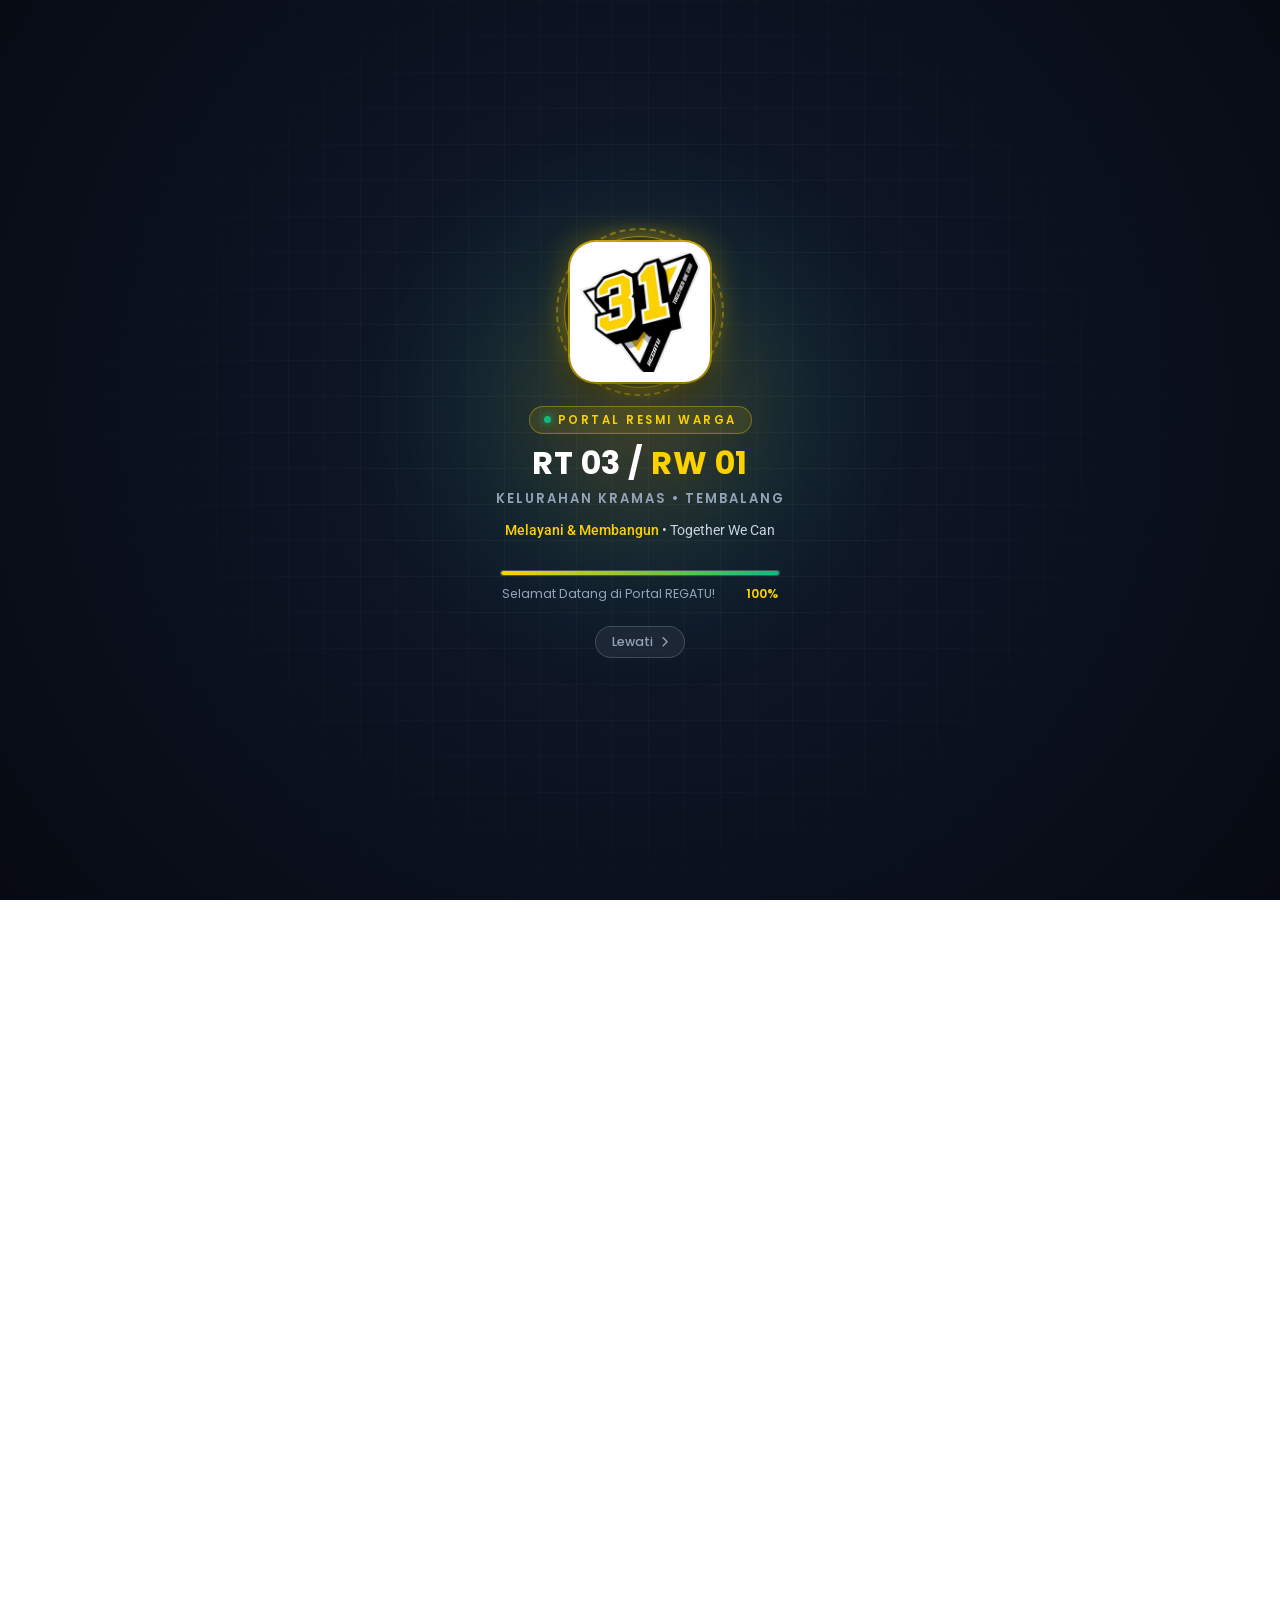
<file: index.html>
﻿<!DOCTYPE html>
<html lang="id">

<head>
  <meta charset="UTF-8">
  <meta name="viewport" content="width=device-width, initial-scale=1.0">
  <meta name="description"
    content="Website resmi Pemerintah Daerah RT 03/RW 01 Kelurahan Kramas - Portal informasi, kegiatan, dan pelayanan publik untuk masyarakat.">
  <meta name="keywords" content="Warga Tiga Satu, pemerintah daerah, kegiatan warga">
  <title>WARGA RT 03/RW 01 Kelurahan Kramas - Portal Resmi RT 03/RW 01 Kelurahan Kramas</title>
  <link rel="icon" type="image/jpeg" href="images/logo.jpg">
  <!-- Performance: preconnect ke CDN eksternal -->
  <link rel="preconnect" href="https://fonts.googleapis.com">
  <link rel="preconnect" href="https://fonts.gstatic.com" crossorigin>
  <link rel="dns-prefetch" href="https://cdnjs.cloudflare.com">
  <link rel="preload" as="image" href="images/logo/regatu.png">
  <link rel="stylesheet" href="css/style.css?v=4.0">
  <link rel="stylesheet" href="css/splash.css">
  <!-- Font Awesome -->
  <link rel="stylesheet" href="https://cdnjs.cloudflare.com/ajax/libs/font-awesome/6.5.1/css/all.min.css" media="print" onload="this.media='all'">
  <noscript>
    <link rel="stylesheet" href="https://cdnjs.cloudflare.com/ajax/libs/font-awesome/6.5.1/css/all.min.css">
    <style>
      .splash-screen { display: none !important; }
      body.splash-active { overflow: auto !important; height: auto !important; }
    </style>
  </noscript>
</head>

<body class="splash-active">

  <!-- ===== SPLASH SCREEN ===== -->
  <aside class="splash-screen" id="splashScreen" role="dialog" aria-modal="true" aria-label="Layar Pembuka Portal RT 03/RW 01 Kramas">
    <div class="splash-backdrop">
      <div class="splash-grid-pattern"></div>
      <div class="splash-glow"></div>
      <div class="splash-particles" aria-hidden="true">
        <span class="splash-particle"></span>
        <span class="splash-particle"></span>
        <span class="splash-particle"></span>
        <span class="splash-particle"></span>
        <span class="splash-particle"></span>
        <span class="splash-particle"></span>
      </div>
    </div>

    <div class="splash-container">
      <!-- Logo REGATU dengan Ring Animasi -->
      <div class="splash-logo-wrapper">
        <div class="splash-ring-outer"></div>
        <div class="splash-ring-pulse"></div>
        <div class="splash-logo-card">
          <img src="images/logo/regatu.png" alt="Logo REGATU RT 03 RW 01" class="splash-logo-img">
        </div>
      </div>

      <!-- Identitas & Tipografi Brand -->
      <div class="splash-brand">
        <div class="splash-badge">
          <span class="splash-pulse-dot"></span>
          <span>PORTAL RESMI WARGA</span>
        </div>
        <h1 class="splash-title">RT 03 / <span>RW 01</span></h1>
        <p class="splash-location">KELURAHAN KRAMAS &bull; TEMBALANG</p>
        <p class="splash-tagline"><strong>Melayani &amp; Membangun</strong> &bull; Together We Can</p>
      </div>

      <!-- Progress Bar & Status -->
      <div class="splash-loader">
        <div class="splash-progress-track">
          <div class="splash-progress-fill" id="splashProgress"></div>
        </div>
        <div class="splash-status">
          <span class="splash-status-text" id="splashStatusText">Memuat aset portal...</span>
          <span class="splash-status-percentage" id="splashPercent">0%</span>
        </div>
      </div>

      <!-- Tombol Lewati -->
      <button type="button" class="splash-skip-btn" id="splashSkipBtn" aria-label="Lewati intro layar pembuka">
        <span>Lewati</span>
        <i class="fas fa-chevron-right" aria-hidden="true"></i>
      </button>
    </div>
  </aside>

  <!-- Loading Bar -->
  <div class="loading-bar" id="loadingBar"></div>


  <!-- ===== NAVBAR ===== -->
  <nav class="navbar" id="navbar">
    <div class="navbar-progress" id="navbarProgress"></div>
    <div class="container">
      <a href="index.html" class="navbar-brand">
        <div class="logo-wrapper">
          <img src="images/logo/regatu.png" alt="Logo REGATU RT 03 RW 01" class="logo">
        </div>
        <div class="brand-text">
          <span class="brand-name">RT 03/RW 01 Kramas</span>
          <span class="brand-tagline"><span class="status-pulse"></span> Melayani &amp; Membangun</span>
        </div>
      </a>

      <ul class="nav-menu" id="navMenu">
        <li class="nav-menu-header">
          <div class="drawer-brand">
            <img src="images/logo/regatu.png" alt="Logo RT 03 RW 01" class="drawer-logo">
            <div class="drawer-brand-text">
              <span class="drawer-title">RT 03 / RW 01 Kramas</span>
              <span class="drawer-subtitle">Portal Resmi Warga</span>
            </div>
          </div>
          <button class="nav-menu-close" id="navMenuClose" aria-label="Tutup menu"><i class="fas fa-times"></i></button>
        </li>
        <li class="nav-item">
          <a href="index.html" class="nav-link active"><i class="fas fa-home nav-icon"></i> <span>BERANDA</span></a>
        </li>

        <li class="nav-item">
          <a href="profil.html" class="nav-link"><i class="fas fa-landmark nav-icon"></i> <span>PROFIL</span></a>
        </li>
        <li class="nav-item">
          <a href="kegiatan-warga.html" class="nav-link"><i class="fas fa-calendar-alt nav-icon"></i> <span>KEGIATAN
              WARGA</span></a>
        </li>
        <li class="nav-item">
          <a href="informasi.html" class="nav-link"><i class="fas fa-info-circle nav-icon"></i> <span>INFORMASI</span>
            <i class="fas fa-chevron-down arrow"></i></a>
          <div class="dropdown-menu">
            <a href="informasi.html">
              <div class="dropdown-icon"><i class="fas fa-th-large"></i></div>
              <div class="dropdown-text">
                <span class="dropdown-title">Pusat Informasi</span>
                <span class="dropdown-desc">Semua informasi &amp; pengumuman warga</span>
              </div>
              <i class="fas fa-arrow-right dropdown-arrow"></i>
            </a>
            <a href="informasi.html#berita">
              <div class="dropdown-icon"><i class="fas fa-newspaper"></i></div>
              <div class="dropdown-text">
                <span class="dropdown-title">Berita Kota Semarang</span>
                <span class="dropdown-desc">Kabar &amp; rilis resmi Pemkot Semarang</span>
              </div>
              <i class="fas fa-arrow-right dropdown-arrow"></i>
            </a>
            <a href="informasi.html#pengumuman">
              <div class="dropdown-icon"><i class="fas fa-bullhorn"></i></div>
              <div class="dropdown-text">
                <span class="dropdown-title">Pengumuman</span>
                <span class="dropdown-desc">Informasi &amp; edaran resmi RT</span>
              </div>
              <i class="fas fa-arrow-right dropdown-arrow"></i>
            </a>
            <a href="kegiatan-warga.html">
              <div class="dropdown-icon"><i class="fas fa-calendar-check"></i></div>
              <div class="dropdown-text">
                <span class="dropdown-title">Agenda Kegiatan</span>
                <span class="dropdown-desc">Jadwal kegiatan lingkungan</span>
              </div>
              <i class="fas fa-arrow-right dropdown-arrow"></i>
            </a>
          </div>
        </li>
        <li class="nav-item">
          <a href="galeri.html" class="nav-link"><i class="fas fa-images nav-icon"></i> <span>GALERI</span></a>
        </li>
        <li class="nav-item">
          <a href="kontak.html" class="nav-link"><i class="fas fa-envelope nav-icon"></i> <span>KONTAK</span></a>
        </li>
        <li class="mobile-drawer-cta">
          <a href="kontak.html" class="navbar-cta-btn"><i class="fas fa-paper-plane"></i> <span>Layanan Warga</span></a>
          <div class="drawer-contact-quick">
            <a href="https://wa.me/6281469749101" target="_blank" rel="noopener" class="drawer-quick-link"
              title="Hubungi WhatsApp">
              <i class="fab fa-whatsapp"></i> <span>WhatsApp RT</span>
            </a>
            <a href="kontak.html" class="drawer-quick-link" title="Pengaduan Warga">
              <i class="fas fa-bullhorn"></i> <span>Pengaduan</span>
            </a>
          </div>
        </li>
      </ul>

      <div class="navbar-actions">
        <button class="navbar-search-btn btn-search" aria-label="Cari Informasi" title="Cari Informasi">
          <i class="fas fa-search"></i>
        </button>
        <a href="kontak.html" class="navbar-cta-btn">
          <i class="fas fa-paper-plane"></i>
          <span>Layanan Warga</span>
        </a>
        <button class="nav-toggle" id="navToggle" aria-label="Buka menu navigasi">
          <div class="nav-toggle-bars">
            <span></span>
            <span></span>
            <span></span>
          </div>
        </button>
      </div>
    </div>
  </nav>

  <!-- ===== TICKER BAR ===== -->
  <div class="ticker-bar">
    <div class="ticker-label"><i class="fas fa-bullhorn" style="margin-right:8px"></i> INFO</div>
    <div class="ticker-content">
      <span>Program PJR jentik nyamuk setiap hari jumat</span>
      <span>Program makan Bergizi Gratis Anak tahun 2026</span>
      <span>Program pilah sampah sepanjang tahun 2026 dan tahun berikutnya</span>
      <span>Program membuat taman toga RT 03 Kelurahan Kramas</span>
      <span>Kegiatan Kerja Bakti setiap hari minggu</span>
      <span>Kegiatan cek kesehatan di pospindu</span>
    </div>
  </div>

  <!-- ===== HERO CAROUSEL ===== -->
  <section class="hero" id="hero">
    <div class="hero-slides">
      <div class="hero-slide active">
        <img src="images/fotodepan/pilrt.png" alt="pemilihan ketua RT">
        <div class="hero-overlay"></div>
      </div>
      <div class="hero-slide">
        <img src="images/fotodepan/karnaval.png"
          alt="Pasar Tradisional Warga Tiga Satu">
        <div class="kegiatan karnaval"></div>
      </div>
      <div class="hero-slide">
        <img src="images/fotodepan/karnaval1.png" alt="Festival karnaval">
        <div class="hero-overlay"></div>
      </div>
    </div>

    <div class="hero-content">
      <h1>Selamat Datang di Portal Website Resmi Warga RT 03/RW 01 Kramas</h1>
      <p>Bersama membangun daerah yang maju, sejahtera, dan berbudaya</p>

      <!-- ===== HERO SEARCH BAR ===== -->
      <div class="hero-search-wrapper">
        <form class="hero-search-form" id="heroSearchForm" onsubmit="event.preventDefault();">
          <div class="hero-search-box">
            <i class="fas fa-search hero-search-icon"></i>
            <input type="text" id="heroSearchInput" class="hero-search-input"
              placeholder="Cari agenda kegiatan, pengumuman, pengurus RT..." autocomplete="off"
              aria-label="Cari di Portal Warga">
            <button type="button" class="hero-search-clear" id="heroSearchClear" aria-label="Hapus pencarian"
              style="display:none;">
              <i class="fas fa-times"></i>
            </button>
            <button type="submit" class="hero-search-submit" aria-label="Tombol Cari">
              <span>Cari</span>
              <i class="fas fa-arrow-right"></i>
            </button>
          </div>
          <!-- Live Search Dropdown -->
          <div class="search-results-dropdown" id="heroSearchResults" style="display:none;"></div>
        </form>

        <!-- Quick Tags -->
        <div class="hero-quick-tags">
          <span class="quick-tags-label"><i class="fas fa-fire-alt"></i> Populer:</span>
          <button type="button" class="quick-tag-btn" data-query="Lomba Volly">Lomba Volly</button>
          <button type="button" class="quick-tag-btn" data-query="Karnaval">Karnaval</button>
          <button type="button" class="quick-tag-btn" data-query="Slamet Riyanto">Slamet Riyanto</button>
          <button type="button" class="quick-tag-btn" data-query="Jalan Sehat">Jalan Sehat</button>
          <button type="button" class="quick-tag-btn" data-query="Pilah Sampah">Pilah Sampah</button>
          <button type="button" class="quick-tag-btn" data-query="PAMSIMAS">PAMSIMAS</button>
          <button type="button" class="quick-tag-btn" data-query="Kerja Bakti">Kerja Bakti</button>
        </div>
      </div>
    </div>

    <div class="hero-controls">
      <button class="hero-btn prev" aria-label="Slide sebelumnya"><i class="fas fa-chevron-left"></i></button>
      <button class="hero-btn next" aria-label="Slide berikutnya"><i class="fas fa-chevron-right"></i></button>
    </div>

    <div class="hero-dots">
      <button class="hero-dot active" aria-label="Slide 1"></button>
      <button class="hero-dot" aria-label="Slide 2"></button>
      <button class="hero-dot" aria-label="Slide 3"></button>
    </div>
  </section>

  <!-- ===== KETUA RT ===== -->
  <section class="section KETUA RT glass-ambient-section" id="KETUA RT">
    <div class="glass-ambient-decor shape-1"></div>
    <div class="glass-ambient-decor shape-2"></div>
    <div class="container" style="position:relative; z-index:1;">
      <div class="section-title fade-in">
        <h2>KETUA RT</h2>
        <div class="divider"></div>
      </div>

      <div class="kd-wrapper fade-in">
        <div class="kd-photo">
          <img src="images/fotopakrt/pakrtbaru.jpeg"
            alt="Kepala Daerah Warga Tiga Satu" style="aspect-ratio: 3/4; object-fit: cover;">
          <div class="kd-photo-caption">
            <div class="name">Bapak Slamet riyanto</div>
            <div class="title">KETUA RT 03/RW 01 Periode 2026-2031</div>
            <div style="border-top:1px solid rgba(255,255,255,0.3); margin:8px 0; padding-top:8px;">
              <div class="name">Bapak Bunakur Windriatmoko</div>
              <div class="title">KETUA RT 03/RW 01 Periode 2021-2025</div>
            </div>
          </div>
        </div>

        <!-- Kegiatan Warga Terbaru Cards next to KD photo -->
        <div style="flex:1;">
          <div style="margin-bottom:20px;">
            <h3 style="font-family:var(--font-primary); font-size:1.3rem; color:var(--text-dark); margin-bottom:4px;">
              Kegiatan Warga Terbaru</h3>
            <div class="divider" style="margin:0; width:50px;"></div>
          </div>
          <div class="berita-grid" style="grid-template-columns: repeat(auto-fill, minmax(240px, 1fr));">
            <div class="berita-card">
              <div class="card-image">
                <img src="images/berita/27juli2025.jpeg"
                  alt="Lomba Volly antar dawis tahun 2025">
              </div>
              <div class="card-meta">
                <span class="category"><i class="fas fa-volleyball-ball"></i> Kegiatan Warga</span>
                <span><i class="far fa-calendar"></i> 27 Juli 2025</span>
              </div>
              <div class="card-body">
                <h3>Lomba Volly antar dawis tahun 2025</h3>
                <p>lomba volly antar dawis acara 17 agutusan bersama warga RT 03/RW 01 Kelurahan Kramas dan dimenangkan
                  oleh dawis brokoli.</p>
              </div>
            </div>

            <div class="berita-card">
              <div class="card-image">
                <img src="images/berita/10agustus2025.jpeg"
                  alt="Karnaval peringatan hari kemerdekaan RI tahun 2025">
              </div>
              <div class="card-meta">
                <span class="category"><i class="fas fa-flag"></i> Kegiatan Warga</span>
                <span><i class="far fa-calendar"></i> 10 Agustus 2025</span>
              </div>
              <div class="card-body">
                <h3>Karnaval peringatan hari kemerdekaan RI tahun 2025</h3>
                <p>Karnaval memeringati 17 agustus yang bertema kemerdekaan, warga menggunakan berbagai baju adat
                  indonesia yang dibarengi kreasi masyarakat</p>
              </div>
            </div>

            <div class="berita-card">
              <div class="card-image">
                <img src="images/berita/28desember2025.jpeg"
                  alt="Acara jalan sehat peresmian RT baru 2025">
              </div>
              <div class="card-meta">
                <span class="category"><i class="fas fa-walking"></i> Kegiatan Warga</span>
                <span><i class="far fa-calendar"></i> 28 Desember 2025</span>
              </div>
              <div class="card-body">
                <h3>Acara jalan sehat peresmian RT baru 2025</h3>
                <p>acara jalan sehat dan dibarengi serah terima jabatan Bapak RT baru periode 2026-2031 </p>
              </div>
            </div>

            <div class="berita-card">
              <div class="card-image">
                <img src="images/fotodepan/pilrt.png"
                  alt="Musyawarah dan Pemilihan Ketua RT 03 RW 01 Periode 2026-2031">
              </div>
              <div class="card-meta">
                <span class="category"><i class="fas fa-vote-yea"></i> Kegiatan Warga</span>
                <span><i class="far fa-calendar"></i> 15 Januari 2026</span>
              </div>
              <div class="card-body">
                <h3>Musyawarah &amp; Pemilihan Ketua RT 03/RW 01 Periode 2026-2031</h3>
                <p>Kegiatan musyawarah pemilihan ketua RT baru bersama seluruh warga RT 03/RW 01 Kelurahan Kramas yang
                  berlangsung guyub dan tertib.</p>
              </div>
            </div>
          </div>
        </div>
      </div>
    </div>
  </section>

  <!-- ===== FOTO UNGGULAN KEGIATAN ===== -->
  <section class="section umkm-section glass-ambient-section" id="foto-kegiatan">
    <div class="glass-ambient-decor shape-2"></div>
    <div class="glass-ambient-decor shape-3"></div>
    <div class="container" style="position:relative; z-index:1;">
      <div class="section-title fade-in">
        <h2>Foto Unggulan Kegiatan</h2>
        <div class="divider"></div>
      </div>

      <div class="umkm-carousel fade-in">
        <div class="umkm-track">
          <div class="umkm-slide">
            <div class="umkm-slide-image">
              <img src="images/fotodepan/karnaval.png"
                alt="Karnaval Semarak Kemerdekaan RI RT 03 RW 01">
            </div>
            <div class="umkm-slide-content">
              <span class="umkm-category">Karnaval &amp; Kebudayaan</span>
              <h3>Karnaval Semarak Kemerdekaan RI</h3>
              <p>Kemeriahan warga RT 03/RW 01 Kelurahan Kramas dalam merayakan HUT Kemerdekaan RI dengan parade baju
                adat nusantara serta penampilan aneka ragam kreasi seni warga yang penuh semangat kebersamaan.</p>
            </div>
          </div>
          <div class="umkm-slide">
            <div class="umkm-slide-image">
              <img src="images/fotodepan/pilrt.png"
                alt="Musyawarah Pemilihan Ketua RT 03 RW 01">
            </div>
            <div class="umkm-slide-content">
              <span class="umkm-category">Musyawarah Warga</span>
              <h3>Musyawarah Pemilihan Ketua RT 03/RW 01</h3>
              <p>Momen penting kebersamaan seluruh warga RT 03/RW 01 Kelurahan Kramas dalam pelaksanaan pemilihan ketua
                RT secara langsung, terbuka, demokratis, dan penuh suasana kekeluargaan untuk periode 2026-2031.</p>
            </div>
          </div>
          <div class="umkm-slide">
            <div class="umkm-slide-image">
              <img src="images/berita/28desember2025.jpeg"
                alt="Jalan Sehat dan Guyub Rukun Warga">
            </div>
            <div class="umkm-slide-content">
              <span class="umkm-category">Olahraga &amp; Guyub Rukun</span>
              <h3>Jalan Sehat &amp; Gebyar Kerukunan Warga</h3>
              <p>Keseruan acara jalan sehat santai dan peresmian kepengurusan RT baru yang diikuti antusias oleh warga
                dari segala usia, mewujudkan lingkungan warga yang sehat, rukun, dan harmonis.</p>
            </div>
          </div>
          <div class="umkm-slide">
            <div class="umkm-slide-image">
              <img src="images/berita/27juli2025.jpeg"
                alt="Lomba Volly Antar Dawis Warga">
            </div>
            <div class="umkm-slide-content">
              <span class="umkm-category">Perlombaan &amp; Kebersamaan</span>
              <h3>Lomba Volly Antar Dawis Warga</h3>
              <p>Ajang pertandingan volly antar dawis yang penuh semangat sportivitas dan keceriaan, mempererat tali
                persaudaraan serta kekompakan antar warga RT 03/RW 01 Kelurahan Kramas.</p>
            </div>
          </div>
          <div class="umkm-slide">
            <div class="umkm-slide-image">
              <img src="images/fotodepan/karnaval1.png"
                alt="Pawai Kreasi dan Seni Warga RT 03 RW 01">
            </div>
            <div class="umkm-slide-content">
              <span class="umkm-category">Seni &amp; Kreativitas</span>
              <h3>Pawai Kreasi &amp; Pesta Budaya Warga</h3>
              <p>Partisipasi antusias warga menampilkan ragam kostum kebudayaan dan atraksi seni kreatif yang memukau,
                mencerminkan semangat gotong royong dan kebersamaan warga.</p>
            </div>
          </div>
        </div>
      </div>

      <div class="umkm-controls">
        <button class="umkm-btn prev" aria-label="Foto kegiatan sebelumnya"><i class="fas fa-chevron-left"></i></button>
        <button class="umkm-btn next" aria-label="Foto kegiatan berikutnya"><i
            class="fas fa-chevron-right"></i></button>
      </div>
    </div>
  </section>

  <!-- ===== STATISTIK ===== -->
  <section class="statistik-section" id="statistik">
    <div class="container">
      <div class="statistik-grid">
        <div class="statistik-item fade-in">
          <div class="stat-icon">
            <svg viewBox="0 0 24 24" fill="none" stroke="currentColor" stroke-width="2">
              <path d="M17 21v-2a4 4 0 0 0-4-4H5a4 4 0 0 0-4 4v2"></path>
              <circle cx="9" cy="7" r="4"></circle>
              <path d="M23 21v-2a4 4 0 0 0-3-3.87"></path>
              <path d="M16 3.13a4 4 0 0 1 0 7.75"></path>
            </svg>
          </div>
          <div class="stat-number" data-count="300" data-suffix="">0</div>
          <div class="stat-label">Jumlah Penduduk</div>
        </div>
        <div class="statistik-item fade-in">
          <div class="stat-icon">
            <svg viewBox="0 0 24 24" fill="none" stroke="currentColor" stroke-width="2">
              <rect x="3" y="3" width="7" height="7"></rect>
              <rect x="14" y="3" width="7" height="7"></rect>
              <rect x="14" y="14" width="7" height="7"></rect>
              <rect x="3" y="14" width="7" height="7"></rect>
            </svg>
          </div>
          <div class="stat-number" data-count="8" data-suffix="">0</div>
          <div class="stat-label">Jumlah Dawis</div>
        </div>
        <div class="statistik-item fade-in">
          <div class="stat-icon">
            <svg viewBox="0 0 24 24" fill="none" stroke="currentColor" stroke-width="2">
              <path d="M3 9l9-7 9 7v11a2 2 0 0 1-2 2H5a2 2 0 0 1-2-2z"></path>
              <polyline points="9 22 9 12 15 12 15 22"></polyline>
            </svg>
          </div>
          <div class="stat-number" data-count="30" data-suffix="">0</div>
          <div class="stat-label">Jumlah KK</div>
        </div>
        <div class="statistik-item fade-in">
          <div class="stat-icon">
            <svg viewBox="0 0 24 24" fill="none" stroke="currentColor" stroke-width="2">
              <path d="M22 12h-4l-3 9L9 3l-3 9H2"></path>
            </svg>
          </div>
          <div class="stat-number" data-count="35" data-suffix="+">0</div>
          <div class="stat-label">Jumlah Remaja</div>
        </div>
      </div>
    </div>
  </section>

  <!-- ===== FOOTER ===== -->
  <footer class="footer" id="kontak">
    <div class="container">

      <div class="footer-bottom">
        <span>&copy; 2026 RT 03/RW 01 Kelurahan Kramas Kecamatan Tembalang Kota Semarang. All Rights Reserved.</span>
        <span>Support by <a href="#">Ibnu Umar Fauzi Remaja RT 03/RW 01 Kramas</a></span>
      </div>
    </div>
  </footer>

  <!-- ===== SCROLL TO TOP ===== -->
  <button class="scroll-top" aria-label="Scroll to top">
    <i class="fas fa-chevron-up"></i>
  </button>

  <!-- ===== SEARCH OVERLAY ===== -->
  <div class="search-overlay">
    <div class="search-box">
      <div class="search-box-input-wrap">
        <i class="fas fa-search search-overlay-icon"></i>
        <input type="text" id="overlaySearchInput" placeholder="Cari agenda kegiatan, pengumuman, profil RT..."
          aria-label="Pencarian">
        <button class="search-close" aria-label="Tutup pencarian"><i class="fas fa-times"></i></button>
      </div>
      <div class="overlay-quick-tags">
        <span class="quick-tags-label"><i class="fas fa-fire-alt"></i> Populer:</span>
        <button type="button" class="quick-tag-btn" data-query="Lomba Volly">Lomba Volly</button>
        <button type="button" class="quick-tag-btn" data-query="Karnaval">Karnaval</button>
        <button type="button" class="quick-tag-btn" data-query="Slamet Riyanto">Slamet Riyanto</button>
        <button type="button" class="quick-tag-btn" data-query="Pilah Sampah">Pilah Sampah</button>
        <button type="button" class="quick-tag-btn" data-query="WhatsApp RT">WhatsApp RT</button>
      </div>
      <div class="search-results-dropdown overlay-results" id="overlaySearchResults" style="display:none;"></div>
    </div>
  </div>

  <script src="js/splash.js" defer></script>
  <script src="js/navbar.js" defer></script>
  <script src="js/search-data.js" defer></script>
  <script src="js/search.js" defer></script>
  <script src="js/carousel.js" defer></script>
  <script src="js/tabs.js" defer></script>
  <script src="js/animations.js" defer></script>
</body>

</html>
</file>
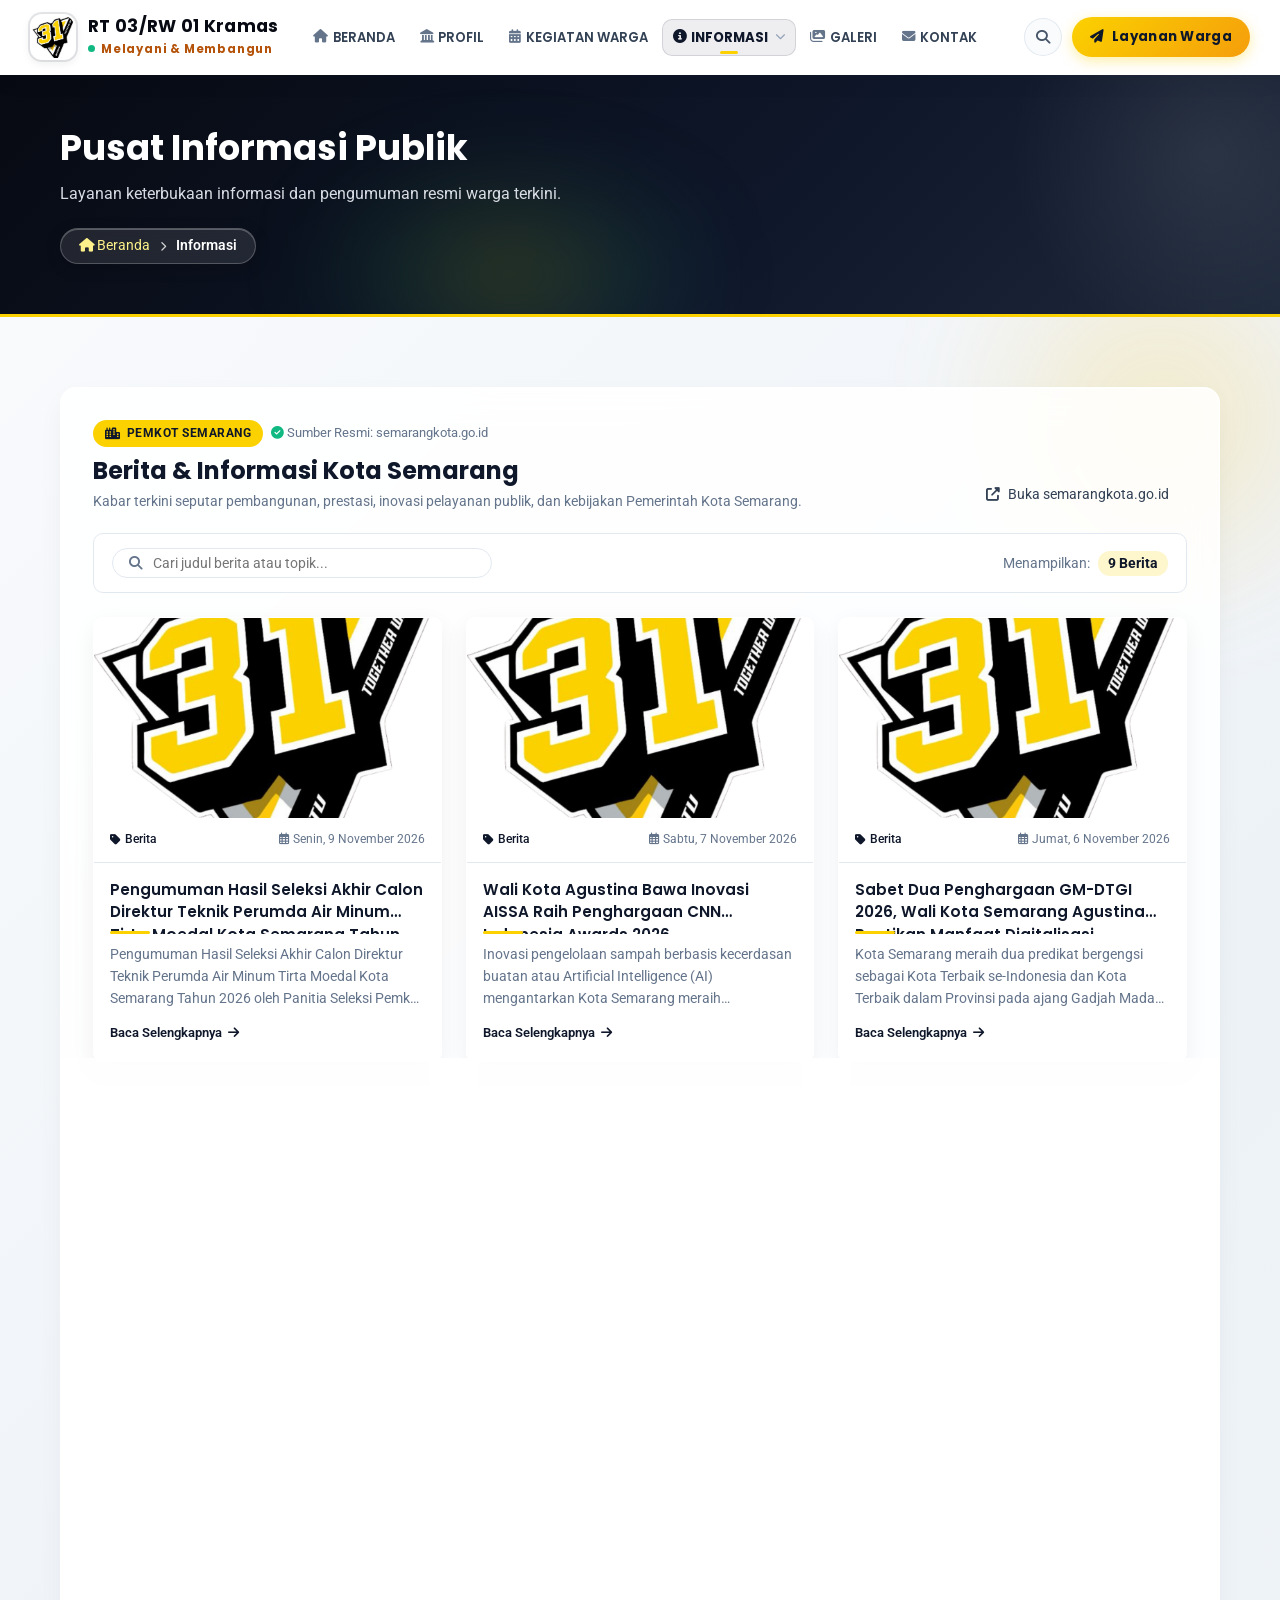
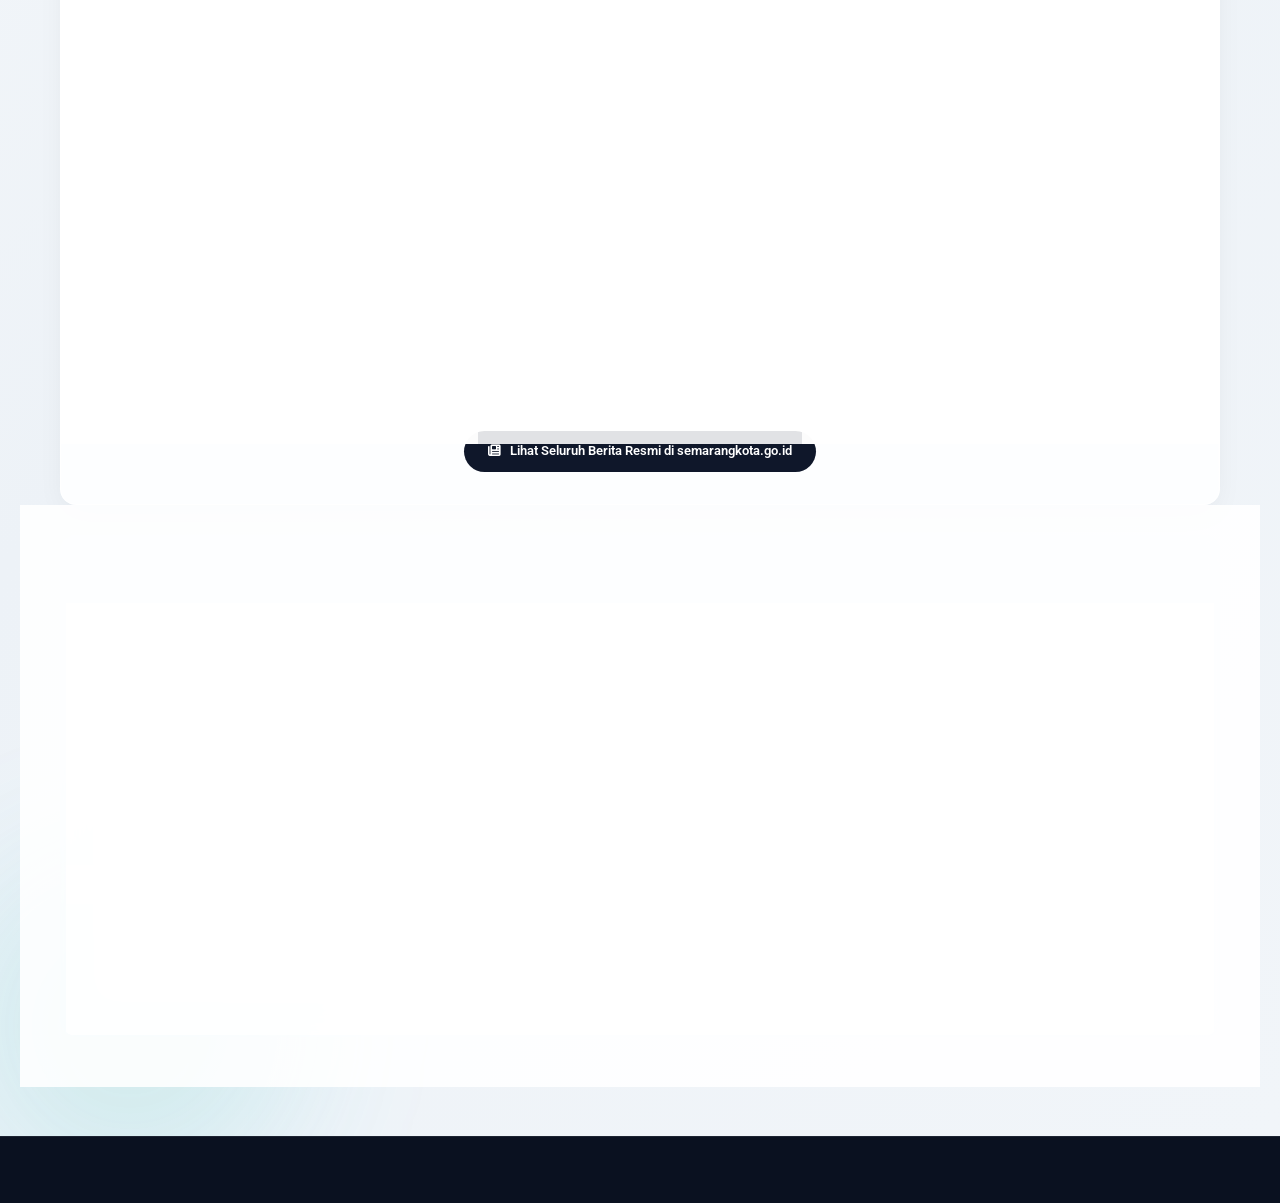
<file: informasi.html>
<!DOCTYPE html>
<html lang="id">

<head>
  <meta charset="UTF-8">
  <meta name="viewport" content="width=device-width, initial-scale=1.0">
  <title>Pusat Informasi Publik â€” WARGA TIGA SATU</title>
  <meta name="description"
    content="Pusat informasi publik resmi Warga Tiga Satu. Pengumuman resmi dan informasi warga terkini.">
  <link rel="icon" type="image/jpeg" href="images/logo.jpg">
  <link rel="preconnect" href="https://fonts.googleapis.com">
  <link rel="preconnect" href="https://fonts.gstatic.com" crossorigin>
  <link rel="dns-prefetch" href="https://cdnjs.cloudflare.com">
  <link rel="stylesheet" href="https://cdnjs.cloudflare.com/ajax/libs/font-awesome/6.5.1/css/all.min.css" media="print" onload="this.media='all'">
  <noscript><link rel="stylesheet" href="https://cdnjs.cloudflare.com/ajax/libs/font-awesome/6.5.1/css/all.min.css"></noscript>
  <link rel="stylesheet" href="css/style.css?v=4.0">
</head>

<body>

  <!-- ===== NAVBAR ===== -->
  <nav class="navbar" id="navbar">
    <div class="navbar-progress" id="navbarProgress"></div>
    <div class="container">
      <a href="index.html" class="navbar-brand">
        <div class="logo-wrapper">
          <img src="images/logo.jpg" alt="Logo REGATU RT 03 RW 01" class="logo">
        </div>
        <div class="brand-text">
          <span class="brand-name">RT 03/RW 01 Kramas</span>
          <span class="brand-tagline"><span class="status-pulse"></span> Melayani &amp; Membangun</span>
        </div>
      </a>

      <ul class="nav-menu" id="navMenu">
        <li class="nav-menu-header">
          <div class="drawer-brand">
            <img src="images/logo.jpg" alt="Logo RT 03 RW 01" class="drawer-logo">
            <div class="drawer-brand-text">
              <span class="drawer-title">RT 03 / RW 01 Kramas</span>
              <span class="drawer-subtitle">Portal Resmi Warga</span>
            </div>
          </div>
          <button class="nav-menu-close" id="navMenuClose" aria-label="Tutup menu"><i class="fas fa-times"></i></button>
        </li>
        <li class="nav-item">
          <a href="index.html" class="nav-link"><i class="fas fa-home nav-icon"></i> <span>BERANDA</span></a>
        </li>

        <li class="nav-item">
          <a href="profil.html" class="nav-link"><i class="fas fa-landmark nav-icon"></i> <span>PROFIL</span></a>
        </li>
        <li class="nav-item">
          <a href="kegiatan-warga.html" class="nav-link"><i class="fas fa-calendar-alt nav-icon"></i> <span>KEGIATAN
              WARGA</span></a>
        </li>
        <li class="nav-item">
          <a href="informasi.html" class="nav-link active"><i class="fas fa-info-circle nav-icon"></i>
            <span>INFORMASI</span> <i class="fas fa-chevron-down arrow"></i></a>
          <div class="dropdown-menu">
            <a href="informasi.html">
              <div class="dropdown-icon"><i class="fas fa-th-large"></i></div>
              <div class="dropdown-text">
                <span class="dropdown-title">Pusat Informasi</span>
                <span class="dropdown-desc">Semua informasi &amp; pengumuman warga</span>
              </div>
              <i class="fas fa-arrow-right dropdown-arrow"></i>
            </a>
            <a href="informasi.html#berita">
              <div class="dropdown-icon"><i class="fas fa-newspaper"></i></div>
              <div class="dropdown-text">
                <span class="dropdown-title">Berita Kota Semarang</span>
                <span class="dropdown-desc">Kabar &amp; rilis resmi Pemkot Semarang</span>
              </div>
              <i class="fas fa-arrow-right dropdown-arrow"></i>
            </a>
            <a href="informasi.html#pengumuman">
              <div class="dropdown-icon"><i class="fas fa-bullhorn"></i></div>
              <div class="dropdown-text">
                <span class="dropdown-title">Pengumuman</span>
                <span class="dropdown-desc">Informasi &amp; edaran resmi RT</span>
              </div>
              <i class="fas fa-arrow-right dropdown-arrow"></i>
            </a>
            <a href="kegiatan-warga.html">
              <div class="dropdown-icon"><i class="fas fa-calendar-check"></i></div>
              <div class="dropdown-text">
                <span class="dropdown-title">Agenda Kegiatan</span>
                <span class="dropdown-desc">Jadwal kegiatan lingkungan</span>
              </div>
              <i class="fas fa-arrow-right dropdown-arrow"></i>
            </a>
          </div>
        </li>
        <li class="nav-item">
          <a href="galeri.html" class="nav-link"><i class="fas fa-images nav-icon"></i> <span>GALERI</span></a>
        </li>
        <li class="nav-item">
          <a href="kontak.html" class="nav-link"><i class="fas fa-envelope nav-icon"></i> <span>KONTAK</span></a>
        </li>
        <li class="mobile-drawer-cta">
          <a href="kontak.html" class="navbar-cta-btn"><i class="fas fa-paper-plane"></i> <span>Layanan Warga</span></a>
          <div class="drawer-contact-quick">
            <a href="https://wa.me/6281234567890" target="_blank" rel="noopener" class="drawer-quick-link" title="Hubungi WhatsApp">
              <i class="fab fa-whatsapp"></i> <span>WhatsApp RT</span>
            </a>
            <a href="kontak.html" class="drawer-quick-link" title="Pengaduan Warga">
              <i class="fas fa-bullhorn"></i> <span>Pengaduan</span>
            </a>
          </div>
        </li>
      </ul>

      <div class="navbar-actions">
        <button class="navbar-search-btn btn-search" aria-label="Cari Informasi" title="Cari Informasi">
          <i class="fas fa-search"></i>
        </button>
        <a href="kontak.html" class="navbar-cta-btn">
          <i class="fas fa-paper-plane"></i>
          <span>Layanan Warga</span>
        </a>
        <button class="nav-toggle" id="navToggle" aria-label="Buka menu navigasi">
          <div class="nav-toggle-bars">
            <span></span>
            <span></span>
            <span></span>
          </div>
        </button>
      </div>
    </div>
  </nav>

  <!-- ===== PAGE BANNER ===== -->
  <header class="page-banner">
    <div class="container">
      <div class="page-banner-content">
        <h1>Pusat Informasi Publik</h1>
        <p>Layanan keterbukaan informasi dan pengumuman resmi warga terkini.</p>
        <div class="breadcrumb">
          <a href="index.html"><i class="fas fa-home"></i> Beranda</a>
          <i class="fas fa-chevron-right" style="font-size:10px;"></i>
          <span class="current">Informasi</span>
        </div>
      </div>
    </div>
  </header>

  <!-- ===== MAIN CONTENT ===== -->
  <main class="section glass-ambient-section">
    <!-- Ambient Luminous Mesh Orbs for Glassmorphism Refraction -->
    <div class="glass-ambient-decor shape-1"></div>
    <div class="glass-ambient-decor shape-2"></div>
    <div class="glass-ambient-decor shape-3"></div>

    <div class="container" style="position:relative; z-index:1;">

      <!-- Section Berita Terkini Kota Semarang -->
      <section class="glass-card content-card" id="berita" style="margin-bottom: 30px;">
        <div style="display: flex; justify-content: space-between; align-items: flex-end; flex-wrap: wrap; gap: 16px; margin-bottom: 20px;">
          <div>
            <div style="display:flex; align-items:center; gap:8px; margin-bottom:8px;">
              <span class="badge-pemkot"><i class="fas fa-city"></i> Pemkot Semarang</span>
              <span style="font-size:0.8rem; color:var(--text-light);"><i class="fas fa-check-circle" style="color:var(--secondary);"></i> Sumber Resmi: semarangkota.go.id</span>
            </div>
            <h2 style="font-family: var(--font-primary); font-size: 1.5rem; color: var(--text-dark); margin: 0;">
              Berita &amp; Informasi Kota Semarang
            </h2>
            <p style="color: var(--text-light); font-size: 0.9rem; margin-top: 4px; margin-bottom: 0;">
              Kabar terkini seputar pembangunan, prestasi, inovasi pelayanan publik, dan kebijakan Pemerintah Kota Semarang.
            </p>
          </div>
          <a href="https://www.semarangkota.go.id/id/news" target="_blank" rel="noopener noreferrer" class="btn-primary" style="font-size:0.85rem; padding:8px 18px; border-radius:30px; display:inline-flex; align-items:center; gap:8px;">
            <i class="fas fa-external-link-alt"></i>
            <span>Buka semarangkota.go.id</span>
          </a>
        </div>

        <!-- Filter & Search Bar Berita -->
        <div class="berita-filter-bar">
          <div class="berita-search-input">
            <i class="fas fa-search" style="color:var(--text-light); font-size:0.85rem;"></i>
            <input type="text" id="beritaSearchInput" placeholder="Cari judul berita atau topik..." aria-label="Cari berita">
          </div>
          <div style="display:flex; gap:8px; align-items:center; font-size:0.85rem; color:var(--text-body);">
            <span style="color:var(--text-light);">Menampilkan:</span>
            <span id="beritaCountBadge" style="font-weight:700; color:var(--primary); background:rgba(251,209,0,0.2); padding:2px 10px; border-radius:12px;">9 Berita</span>
          </div>
        </div>

        <!-- Berita Grid -->
        <div class="berita-grid" id="semarangBeritaGrid">
          <!-- Card 1 -->
          <div class="berita-card">
            <a href="https://www.semarangkota.go.id/id/news/pengumuman-hasil-seleksi-akhir-calon-direktur-teknik-perumda-air-minum-tirta-moedal-kota-semarang-tahun-2026" target="_blank" rel="noopener noreferrer" class="berita-card-link" title="Pengumuman Hasil Seleksi Akhir Calon Direktur Teknik Perumda Air Minum Tirta Moedal Kota Semarang Tahun 2026">
              <div class="card-image">
                <img src="https://cms.semarangkota.go.id/admin/getfile?url=semarangkota%2Fpublication%2FBySzGt9mObX0sytwOeY7fdbRWTTiFncuk7ZjZyC4.png" alt="Pengumuman Hasil Seleksi Akhir Calon Direktur Teknik Perumda Air Minum Tirta Moedal Kota Semarang Tahun 2026" loading="lazy" onerror="this.onerror=null; this.src='images/logo.jpg';">
              </div>
              <div class="card-meta">
                <span class="category"><i class="fas fa-tag"></i> Berita</span>
                <span><i class="far fa-calendar-alt"></i> Senin, 9 November 2026</span>
              </div>
              <div class="card-body">
                <h3>Pengumuman Hasil Seleksi Akhir Calon Direktur Teknik Perumda Air Minum Tirta Moedal Kota Semarang Tahun 2026</h3>
                <p>Pengumuman Hasil Seleksi Akhir Calon Direktur Teknik Perumda Air Minum Tirta Moedal Kota Semarang Tahun 2026 oleh Panitia Seleksi Pemkot Semarang.</p>
                <span class="berita-readmore">
                  <span>Baca Selengkapnya</span>
                  <i class="fas fa-arrow-right"></i>
                </span>
              </div>
            </a>
          </div>

          <!-- Card 2 -->
          <div class="berita-card">
            <a href="https://www.semarangkota.go.id/id/news/wali-kota-agustina-bawa-inovasi-aissa-raih-penghargaan-cnn-indonesia-awards-2026" target="_blank" rel="noopener noreferrer" class="berita-card-link" title="Wali Kota Agustina Bawa Inovasi AISSA Raih Penghargaan CNN Indonesia Awards 2026">
              <div class="card-image">
                <img src="https://cms.semarangkota.go.id/admin/getfile?url=semarangkota%2Fpublication%2FdFwmmTbEr3LgpUfIbj99iNaWYOKdxvZ4ZPaSv3Yi.jpg" alt="Wali Kota Agustina Bawa Inovasi AISSA Raih Penghargaan CNN Indonesia Awards 2026" loading="lazy" onerror="this.onerror=null; this.src='images/logo.jpg';">
              </div>
              <div class="card-meta">
                <span class="category"><i class="fas fa-tag"></i> Berita</span>
                <span><i class="far fa-calendar-alt"></i> Sabtu, 7 November 2026</span>
              </div>
              <div class="card-body">
                <h3>Wali Kota Agustina Bawa Inovasi AISSA Raih Penghargaan CNN Indonesia Awards 2026</h3>
                <p>Inovasi pengelolaan sampah berbasis kecerdasan buatan atau Artificial Intelligence (AI) mengantarkan Kota Semarang meraih penghargaan dalam CNN Indonesia Awards 2026.</p>
                <span class="berita-readmore">
                  <span>Baca Selengkapnya</span>
                  <i class="fas fa-arrow-right"></i>
                </span>
              </div>
            </a>
          </div>

          <!-- Card 3 -->
          <div class="berita-card">
            <a href="https://www.semarangkota.go.id/id/news/sabet-dua-penghargaan-gm-dtgi-2026-wali-kota-semarang-agustina-pastikan-manfaat-digitalisasi" target="_blank" rel="noopener noreferrer" class="berita-card-link" title="Sabet Dua Penghargaan GM-DTGI 2026, Wali Kota Semarang Agustina Pastikan Manfaat Digitalisasi">
              <div class="card-image">
                <img src="https://cms.semarangkota.go.id/admin/getfile?url=semarangkota%2Fpublication%2FRNRMn7a6FCFhZnmsoaHMI9g52EVamkoJR4QI3la0.jpg" alt="Sabet Dua Penghargaan GM-DTGI 2026, Wali Kota Semarang Agustina Pastikan Manfaat Digitalisasi" loading="lazy" onerror="this.onerror=null; this.src='images/logo.jpg';">
              </div>
              <div class="card-meta">
                <span class="category"><i class="fas fa-tag"></i> Berita</span>
                <span><i class="far fa-calendar-alt"></i> Jumat, 6 November 2026</span>
              </div>
              <div class="card-body">
                <h3>Sabet Dua Penghargaan GM-DTGI 2026, Wali Kota Semarang Agustina Pastikan Manfaat Digitalisasi</h3>
                <p>Kota Semarang meraih dua predikat bergengsi sebagai Kota Terbaik se-Indonesia dan Kota Terbaik dalam Provinsi pada ajang Gadjah Mada Digital Transformation Governance Index 2026.</p>
                <span class="berita-readmore">
                  <span>Baca Selengkapnya</span>
                  <i class="fas fa-arrow-right"></i>
                </span>
              </div>
            </a>
          </div>

          <!-- Card 4 -->
          <div class="berita-card">
            <a href="https://www.semarangkota.go.id/id/news/wali-kota-semarang-agustina-wilujeng-tawarkan-19-peluang-investasi-kepada-dunia-usaha" target="_blank" rel="noopener noreferrer" class="berita-card-link" title="Wali Kota Semarang Agustina Wilujeng Tawarkan 19 Peluang Investasi kepada Dunia Usaha">
              <div class="card-image">
                <img src="https://cms.semarangkota.go.id/admin/getfile?url=semarangkota%2Fpublication%2FkoeYL4zuGxdvd4zbl6pZ6ZMYSXR6Bluv6p20O5OB.jpg" alt="Wali Kota Semarang Agustina Wilujeng Tawarkan 19 Peluang Investasi kepada Dunia Usaha" loading="lazy" onerror="this.onerror=null; this.src='images/logo.jpg';">
              </div>
              <div class="card-meta">
                <span class="category"><i class="fas fa-tag"></i> Berita</span>
                <span><i class="far fa-calendar-alt"></i> Kamis, 22 Oktober 2026</span>
              </div>
              <div class="card-body">
                <h3>Wali Kota Semarang Agustina Wilujeng Tawarkan 19 Peluang Investasi kepada Dunia Usaha</h3>
                <p>Wali Kota Semarang Agustina Wilujeng menawarkan 19 peluang pengembangan aset Pemerintah Kota Semarang dan BUMD kepada dunia usaha pada ajang Sembiz 2026.</p>
                <span class="berita-readmore">
                  <span>Baca Selengkapnya</span>
                  <i class="fas fa-arrow-right"></i>
                </span>
              </div>
            </a>
          </div>

          <!-- Card 5 -->
          <div class="berita-card">
            <a href="https://www.semarangkota.go.id/id/news/pemkot-semarang-luncurkan-proq-permudah-monitoring-capaian-itkp-dan-pengadaan-barangjasa" target="_blank" rel="noopener noreferrer" class="berita-card-link" title="Pemkot Semarang Luncurkan ProQ, Permudah Monitoring Capaian ITKP dan Pengadaan Barang/Jasa">
              <div class="card-image">
                <img src="https://cms.semarangkota.go.id/admin/getfile?url=semarangkota%2Fpublication%2F2YMXvBYCRUe01vf3gDYeCDTga4LTnbo5AvD7WPzQ.jpg" alt="Pemkot Semarang Luncurkan ProQ, Permudah Monitoring Capaian ITKP dan Pengadaan Barang/Jasa" loading="lazy" onerror="this.onerror=null; this.src='images/logo.jpg';">
              </div>
              <div class="card-meta">
                <span class="category"><i class="fas fa-tag"></i> Berita</span>
                <span><i class="far fa-calendar-alt"></i> Kamis, 8 Oktober 2026</span>
              </div>
              <div class="card-body">
                <h3>Pemkot Semarang Luncurkan ProQ, Permudah Monitoring Capaian ITKP dan Pengadaan Barang/Jasa</h3>
                <p>Pemerintah Kota Semarang meluncurkan aplikasi ProQ (Procurement Quality) untuk memantau capaian Indeks Tata Kelola Pengadaan dan barang/jasa pemerintah.</p>
                <span class="berita-readmore">
                  <span>Baca Selengkapnya</span>
                  <i class="fas fa-arrow-right"></i>
                </span>
              </div>
            </a>
          </div>

          <!-- Card 6 -->
          <div class="berita-card">
            <a href="https://www.semarangkota.go.id/id/news/business-matching-i-2026-pemkot-semarang-dorong-transformasi-pengadaan-melalui-itkp-spse-v5-dan-katalog-elektronik" target="_blank" rel="noopener noreferrer" class="berita-card-link" title="Business Matching I 2026, Pemkot Semarang Dorong Transformasi Pengadaan">
              <div class="card-image">
                <img src="https://cms.semarangkota.go.id/admin/getfile?url=semarangkota%2Fpublication%2FzH1p2r0KxUzRy49qCBu2SRjx3ypW9wiOUfTxcoW3.jpg" alt="Business Matching I 2026, Pemkot Semarang Dorong Transformasi Pengadaan" loading="lazy" onerror="this.onerror=null; this.src='images/logo.jpg';">
              </div>
              <div class="card-meta">
                <span class="category"><i class="fas fa-tag"></i> Berita</span>
                <span><i class="far fa-calendar-alt"></i> Kamis, 8 Oktober 2026</span>
              </div>
              <div class="card-body">
                <h3>Business Matching I 2026, Pemkot Semarang Dorong Transformasi Pengadaan melalui ITKP, SPSE v5, dan Katalog Elektronik</h3>
                <p>Pemkot Semarang menyelenggarakan Business Matching I Tahun 2026 guna memperkuat belanja produk dalam negeri dan transparansi pengadaan.</p>
                <span class="berita-readmore">
                  <span>Baca Selengkapnya</span>
                  <i class="fas fa-arrow-right"></i>
                </span>
              </div>
            </a>
          </div>

          <!-- Card 7 -->
          <div class="berita-card">
            <a href="https://www.semarangkota.go.id/id/news/wali-kota-semarang-agustina-pimpin-penyiraman-jalan-tekan-dampak-asap-tpa-jatibarang" target="_blank" rel="noopener noreferrer" class="berita-card-link" title="Wali Kota Semarang Agustina Pimpin Penyiraman Jalan, Tekan Dampak Asap TPA Jatibarang">
              <div class="card-image">
                <img src="https://cms.semarangkota.go.id/admin/getfile?url=semarangkota%2Fpublication%2F100lBTYDT58dl7QS93w9APXKEpULVlZpzM5pDnz3.jpg" alt="Wali Kota Semarang Agustina Pimpin Penyiraman Jalan, Tekan Dampak Asap TPA Jatibarang" loading="lazy" onerror="this.onerror=null; this.src='images/logo.jpg';">
              </div>
              <div class="card-meta">
                <span class="category"><i class="fas fa-tag"></i> Berita</span>
                <span><i class="far fa-calendar-alt"></i> Rabu, 7 Oktober 2026</span>
              </div>
              <div class="card-body">
                <h3>Wali Kota Semarang Agustina Pimpin Penyiraman Jalan, Tekan Dampak Asap TPA Jatibarang</h3>
                <p>Wali Kota Semarang Agustina Wilujeng memimpin langsung penanganan dampak kebakaran TPA Jatibarang serta penyiraman jalan secara intensif.</p>
                <span class="berita-readmore">
                  <span>Baca Selengkapnya</span>
                  <i class="fas fa-arrow-right"></i>
                </span>
              </div>
            </a>
          </div>

          <!-- Card 8 -->
          <div class="berita-card">
            <a href="https://www.semarangkota.go.id/id/news/titik-panas-tpa-jatibarang-tersisa-7-persen-wali-kota-semarang-agustina-optimalkan-injeksi-air" target="_blank" rel="noopener noreferrer" class="berita-card-link" title="Titik Panas TPA Jatibarang Tersisa 7 Persen, Wali Kota Semarang Agustina Optimalkan Injeksi Air">
              <div class="card-image">
                <img src="https://cms.semarangkota.go.id/admin/getfile?url=semarangkota%2Fpublication%2FQ4ccDPsXtvEK2K7dFmWXJuMMdrIRv1Ro6i3RjU22.jpg" alt="Titik Panas TPA Jatibarang Tersisa 7 Persen, Wali Kota Semarang Agustina Optimalkan Injeksi Air" loading="lazy" onerror="this.onerror=null; this.src='images/logo.jpg';">
              </div>
              <div class="card-meta">
                <span class="category"><i class="fas fa-tag"></i> Berita</span>
                <span><i class="far fa-calendar-alt"></i> Selasa, 6 Oktober 2026</span>
              </div>
              <div class="card-body">
                <h3>Titik Panas TPA Jatibarang Tersisa 7 Persen, Wali Kota Semarang Agustina Optimalkan Injeksi Air</h3>
                <p>Wali Kota Semarang Agustina Wilujeng mengoptimalkan metode injeksi air untuk memastikan bara api di bagian bawah timbunan sampah padam total.</p>
                <span class="berita-readmore">
                  <span>Baca Selengkapnya</span>
                  <i class="fas fa-arrow-right"></i>
                </span>
              </div>
            </a>
          </div>

          <!-- Card 9 -->
          <div class="berita-card">
            <a href="https://www.semarangkota.go.id/id/news/wali-kota-semarang-agustina-memberi-hadiah-umroh-untuk-7-orang-kafilah-juara-mtq-nasional-xxxi" target="_blank" rel="noopener noreferrer" class="berita-card-link" title="Wali Kota Semarang Agustina Memberi Hadiah Umroh untuk 7 Orang Kafilah Juara MTQ Nasional XXXI">
              <div class="card-image">
                <img src="https://cms.semarangkota.go.id/admin/getfile?url=semarangkota%2Fpublication%2F2ZbZArJHuXGLQdHhOiUT7Q1dX0hzZDPsjapQNrMr.jpg" alt="Wali Kota Semarang Agustina Memberi Hadiah Umroh untuk 7 Orang Kafilah Juara MTQ Nasional XXXI" loading="lazy" onerror="this.onerror=null; this.src='images/logo.jpg';">
              </div>
              <div class="card-meta">
                <span class="category"><i class="fas fa-tag"></i> Berita</span>
                <span><i class="far fa-calendar-alt"></i> Rabu, 23 September 2026</span>
              </div>
              <div class="card-body">
                <h3>Wali Kota Semarang Agustina Memberi Hadiah Umroh untuk 7 Orang Kafilah Juara MTQ Nasional XXXI</h3>
                <p>Wali Kota Semarang Agustina Wilujeng memberikan penghargaan berupa hadiah umroh kepada para kafilah berprestasi asal Kota Semarang di ajang MTQ Nasional.</p>
                <span class="berita-readmore">
                  <span>Baca Selengkapnya</span>
                  <i class="fas fa-arrow-right"></i>
                </span>
              </div>
            </a>
          </div>
        </div>

        <!-- Tombol Kunjungi Portal -->
        <div style="text-align:center; margin-top:32px;">
          <a href="https://www.semarangkota.go.id/id/news" target="_blank" rel="noopener noreferrer" class="btn-selengkapnya" style="border-radius:30px; padding:10px 24px; font-weight:600;">
            <i class="fas fa-newspaper" style="margin-right:6px;"></i> Lihat Seluruh Berita Resmi di semarangkota.go.id
          </a>
        </div>
      </section>

      <!-- Section Pengumuman -->
      <section class="glass-card content-card" id="pengumuman">
        <h3>Pengumuman Resmi</h3>
        <div style="display:grid; gap:16px; margin-top:20px;">
          <div class="pengumuman-item">
            <div>
              <span style="font-size:0.8rem; color:var(--text-light);"><i class="far fa-calendar-alt"></i> 1 Januari
                2027</span>
              <h4 style="font-family:var(--font-primary); font-size:1.05rem; margin:4px 0; color:var(--text-dark);">
                Belum ada pengumuman</h4>
              <p style="font-size:0.85rem; color:var(--text-body); margin:0;">belum ada pengumuman.</p>
            </div>
          </div>

          <div class="pengumuman-item" style="border-left-color:var(--primary);">
            <div>
              <span style="font-size:0.8rem; color:var(--text-light);"><i class="far fa-calendar-alt"></i> 2 Januari
                2027</span>
              <h4 style="font-family:var(--font-primary); font-size:1.05rem; margin:4px 0; color:var(--text-dark);">
                Belum ada pengumuman</h4>
              <p style="font-size:0.85rem; color:var(--text-body); margin:0;">belum ada pengumuman.</p>
            </div>
          </div>

          <div class="pengumuman-item">
            <div>
              <span style="font-size:0.8rem; color:var(--text-light);"><i class="far fa-calendar-alt"></i> 3 Januari
                2027</span>
              <h4 style="font-family:var(--font-primary); font-size:1.05rem; margin:4px 0; color:var(--text-dark);">
                Belum ada pengumuman</h4>
              <p style="font-size:0.85rem; color:var(--text-body); margin:0;">belum ada pengumuman.</p>
            </div>
          </div>
        </div>
      </section>
    </div>
  </main>

  <!-- ===== FOOTER ===== -->
  <footer class="footer" id="kontak">
    <div class="container">

      <div class="footer-bottom">
        <span>&copy; 2026 RT 03/RW 01 Kelurahan Kramas Kecamatan Tembalang Kota Semarang. All Rights Reserved.</span>
        <span>Support by <a href="#">Ibnu Umar Fauzi Remaja RT 03/RW 01 Kramas</a></span>
      </div>
    </div>
  </footer>

  <!-- ===== SCROLL TO TOP ===== -->
  <button class="scroll-top" aria-label="Scroll to top">
    <i class="fas fa-chevron-up"></i>
  </button>

  <!-- ===== SEARCH OVERLAY ===== -->
  <div class="search-overlay">
    <div class="search-box">
      <div class="search-box-input-wrap">
        <i class="fas fa-search search-overlay-icon"></i>
        <input type="text" id="overlaySearchInput"
          placeholder="Cari agenda kegiatan, pengumuman, profil RT..." aria-label="Pencarian">
        <button class="search-close" aria-label="Tutup pencarian"><i class="fas fa-times"></i></button>
      </div>
      <div class="overlay-quick-tags">
        <span class="quick-tags-label"><i class="fas fa-fire-alt"></i> Populer:</span>
        <button type="button" class="quick-tag-btn" data-query="Lomba Volly">Lomba Volly</button>
        <button type="button" class="quick-tag-btn" data-query="Karnaval">Karnaval</button>
        <button type="button" class="quick-tag-btn" data-query="Slamet Riyanto">Slamet Riyanto</button>
        <button type="button" class="quick-tag-btn" data-query="Pilah Sampah">Pilah Sampah</button>
        <button type="button" class="quick-tag-btn" data-query="WhatsApp RT">WhatsApp RT</button>
      </div>
      <div class="search-results-dropdown overlay-results" id="overlaySearchResults" style="display:none;"></div>
    </div>
  </div>

  <script src="js/berita-semarang.js" defer></script>
  <script src="js/navbar.js" defer></script>
  <script src="js/search-data.js" defer></script>
  <script src="js/search.js" defer></script>
  <script src="js/animations.js" defer></script>
</body>

</html>
</file>
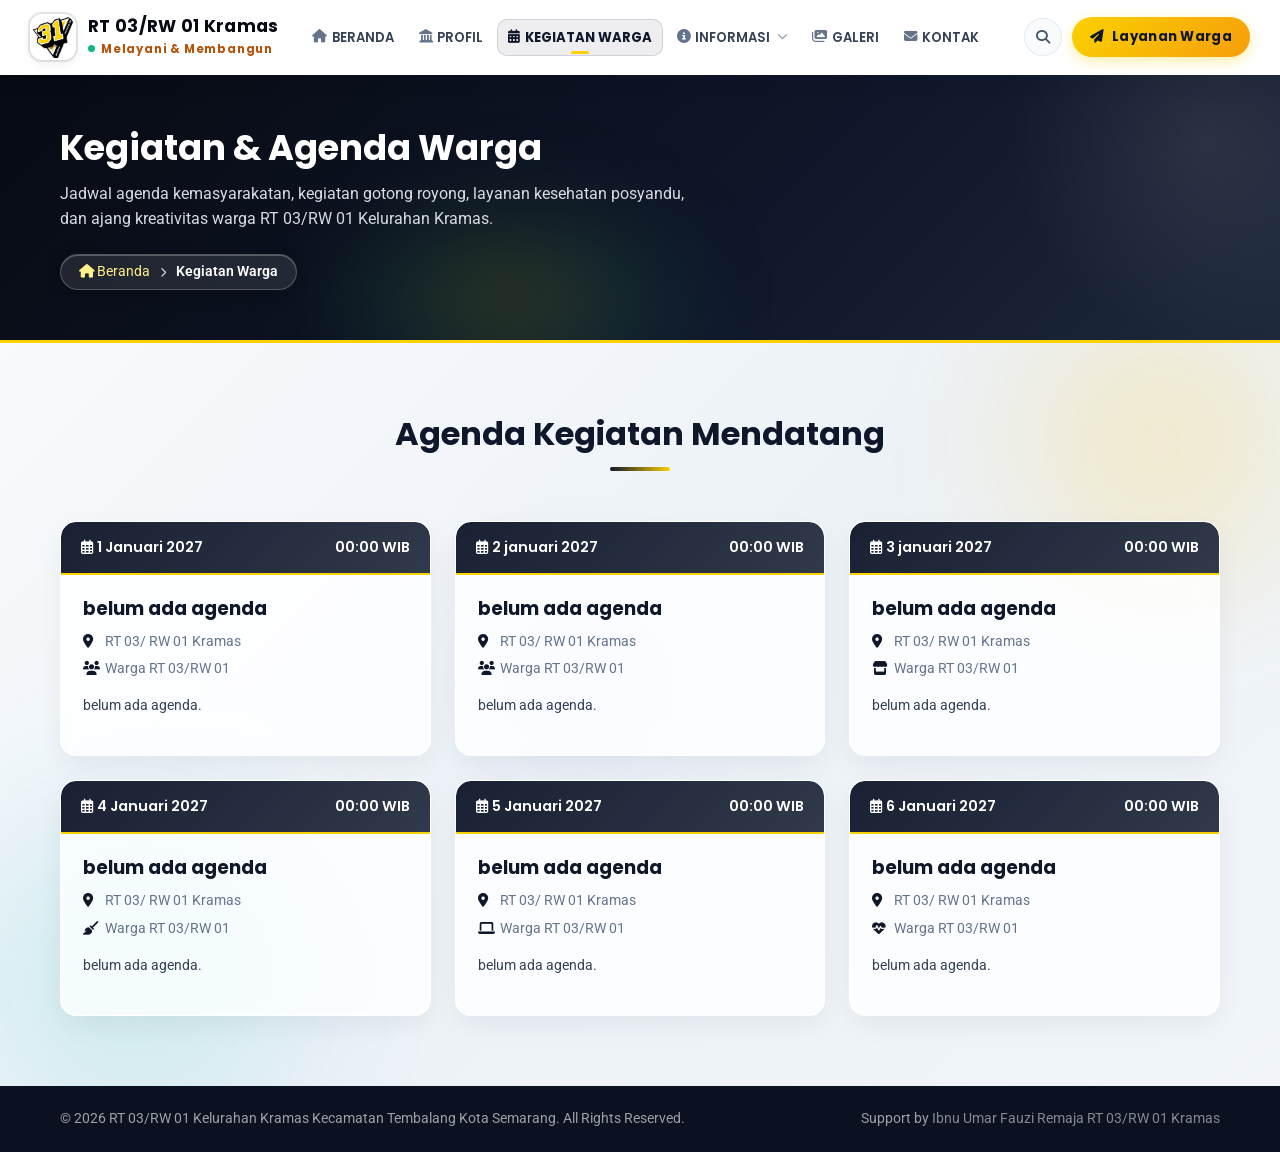
<file: kegiatan-warga.html>
﻿<!DOCTYPE html>
<html lang="id">

<head>
  <meta charset="UTF-8">
  <meta name="viewport" content="width=device-width, initial-scale=1.0">
  <title>Kegiatan &amp; Agenda Warga — PEMDA WARGA TIGA SATU</title>
  <meta name="description"
    content="Informasi agenda kegiatan warga Warga Tiga Satu. Jadwal gotong royong, posyandu, expo UMKM, dan forum komunitas masyarakat.">
  <link rel="icon" type="image/jpeg" href="images/logo.jpg">
  <link rel="preconnect" href="https://fonts.googleapis.com">
  <link rel="preconnect" href="https://fonts.gstatic.com" crossorigin>
  <link rel="dns-prefetch" href="https://cdnjs.cloudflare.com">
  <link rel="stylesheet" href="https://cdnjs.cloudflare.com/ajax/libs/font-awesome/6.5.1/css/all.min.css" media="print" onload="this.media='all'">
  <noscript><link rel="stylesheet" href="https://cdnjs.cloudflare.com/ajax/libs/font-awesome/6.5.1/css/all.min.css"></noscript>
  <link rel="stylesheet" href="css/style.css?v=4.0">
</head>

<body>

  <!-- ===== NAVBAR ===== -->
  <nav class="navbar" id="navbar">
    <div class="navbar-progress" id="navbarProgress"></div>
    <div class="container">
      <a href="index.html" class="navbar-brand">
        <div class="logo-wrapper">
          <img src="images/logo.jpg" alt="Logo REGATU RT 03 RW 01" class="logo">
        </div>
        <div class="brand-text">
          <span class="brand-name">RT 03/RW 01 Kramas</span>
          <span class="brand-tagline"><span class="status-pulse"></span> Melayani &amp; Membangun</span>
        </div>
      </a>

      <ul class="nav-menu" id="navMenu">
        <li class="nav-menu-header">
          <div class="drawer-brand">
            <img src="images/logo.jpg" alt="Logo RT 03 RW 01" class="drawer-logo">
            <div class="drawer-brand-text">
              <span class="drawer-title">RT 03 / RW 01 Kramas</span>
              <span class="drawer-subtitle">Portal Resmi Warga</span>
            </div>
          </div>
          <button class="nav-menu-close" id="navMenuClose" aria-label="Tutup menu"><i class="fas fa-times"></i></button>
        </li>
        <li class="nav-item">
          <a href="index.html" class="nav-link"><i class="fas fa-home nav-icon"></i> <span>BERANDA</span></a>
        </li>

        <li class="nav-item">
          <a href="profil.html" class="nav-link"><i class="fas fa-landmark nav-icon"></i> <span>PROFIL</span></a>
        </li>
        <li class="nav-item">
          <a href="kegiatan-warga.html" class="nav-link active"><i class="fas fa-calendar-alt nav-icon"></i>
            <span>KEGIATAN WARGA</span></a>
        </li>
        <li class="nav-item">
          <a href="informasi.html" class="nav-link"><i class="fas fa-info-circle nav-icon"></i> <span>INFORMASI</span>
            <i class="fas fa-chevron-down arrow"></i></a>
          <div class="dropdown-menu">
            <a href="informasi.html">
              <div class="dropdown-icon"><i class="fas fa-th-large"></i></div>
              <div class="dropdown-text">
                <span class="dropdown-title">Pusat Informasi</span>
                <span class="dropdown-desc">Semua informasi &amp; pengumuman warga</span>
              </div>
              <i class="fas fa-arrow-right dropdown-arrow"></i>
            </a>
            <a href="informasi.html#berita">
              <div class="dropdown-icon"><i class="fas fa-newspaper"></i></div>
              <div class="dropdown-text">
                <span class="dropdown-title">Berita Kota Semarang</span>
                <span class="dropdown-desc">Kabar &amp; rilis resmi Pemkot Semarang</span>
              </div>
              <i class="fas fa-arrow-right dropdown-arrow"></i>
            </a>
            <a href="informasi.html#pengumuman">
              <div class="dropdown-icon"><i class="fas fa-bullhorn"></i></div>
              <div class="dropdown-text">
                <span class="dropdown-title">Pengumuman</span>
                <span class="dropdown-desc">Informasi &amp; edaran resmi RT</span>
              </div>
              <i class="fas fa-arrow-right dropdown-arrow"></i>
            </a>
            <a href="kegiatan-warga.html">
              <div class="dropdown-icon"><i class="fas fa-calendar-check"></i></div>
              <div class="dropdown-text">
                <span class="dropdown-title">Agenda Kegiatan</span>
                <span class="dropdown-desc">Jadwal kegiatan lingkungan</span>
              </div>
              <i class="fas fa-arrow-right dropdown-arrow"></i>
            </a>
          </div>
        </li>
        <li class="nav-item">
          <a href="galeri.html" class="nav-link"><i class="fas fa-images nav-icon"></i> <span>GALERI</span></a>
        </li>
        <li class="nav-item">
          <a href="kontak.html" class="nav-link"><i class="fas fa-envelope nav-icon"></i> <span>KONTAK</span></a>
        </li>
        <li class="mobile-drawer-cta">
          <a href="kontak.html" class="navbar-cta-btn"><i class="fas fa-paper-plane"></i> <span>Layanan Warga</span></a>
          <div class="drawer-contact-quick">
            <a href="https://wa.me/6281234567890" target="_blank" rel="noopener" class="drawer-quick-link" title="Hubungi WhatsApp">
              <i class="fab fa-whatsapp"></i> <span>WhatsApp RT</span>
            </a>
            <a href="kontak.html" class="drawer-quick-link" title="Pengaduan Warga">
              <i class="fas fa-bullhorn"></i> <span>Pengaduan</span>
            </a>
          </div>
        </li>
      </ul>

      <div class="navbar-actions">
        <button class="navbar-search-btn btn-search" aria-label="Cari Informasi" title="Cari Informasi">
          <i class="fas fa-search"></i>
        </button>
        <a href="kontak.html" class="navbar-cta-btn">
          <i class="fas fa-paper-plane"></i>
          <span>Layanan Warga</span>
        </a>
        <button class="nav-toggle" id="navToggle" aria-label="Buka menu navigasi">
          <div class="nav-toggle-bars">
            <span></span>
            <span></span>
            <span></span>
          </div>
        </button>
      </div>
    </div>
  </nav>

  <!-- ===== PAGE BANNER ===== -->
  <header class="page-banner">
    <div class="container">
      <div class="page-banner-content">
        <h1>Kegiatan &amp; Agenda Warga</h1>
        <p>Jadwal agenda kemasyarakatan, kegiatan gotong royong, layanan kesehatan posyandu, dan ajang kreativitas warga
          RT 03/RW 01 Kelurahan Kramas.</p>
        <div class="breadcrumb">
          <a href="index.html"><i class="fas fa-home"></i> Beranda</a>
          <i class="fas fa-chevron-right" style="font-size:10px;"></i>
          <span class="current">Kegiatan Warga</span>
        </div>
      </div>
    </div>
  </header>

  <!-- ===== AGENDA GRID ===== -->
  <main class="section glass-ambient-section">
    <!-- Ambient Luminous Mesh Orbs for Glassmorphism Refraction -->
    <div class="glass-ambient-decor shape-1"></div>
    <div class="glass-ambient-decor shape-2"></div>
    <div class="glass-ambient-decor shape-3"></div>

    <div class="container" style="position:relative; z-index:1;">

      <div class="section-title">
        <h2>Agenda Kegiatan Mendatang</h2>
        <div class="divider"></div>
      </div>

      <div class="agenda-grid">
        <!-- Card 1 -->
        <article class="agenda-card">
          <div class="agenda-date-badge">
            <span><i class="far fa-calendar-alt"></i> 1 Januari 2027</span>
            <span>00:00 WIB</span>
          </div>
          <div class="agenda-body">
            <h4>belum ada agenda</h4>
            <div class="agenda-meta">
              <span><i class="fas fa-map-marker-alt"></i> RT 03/ RW 01 Kramas</span>
              <span><i class="fas fa-users"></i> Warga RT 03/RW 01</span>
            </div>
            <p>belum ada agenda.</p>
          </div>
        </article>

        <!-- Card 2 -->
        <article class="agenda-card">
          <div class="agenda-date-badge">
            <span><i class="far fa-calendar-alt"></i> 2 januari 2027</span>
            <span>00:00 WIB</span>
          </div>
          <div class="agenda-body">
            <h4>belum ada agenda</h4>
            <div class="agenda-meta">
              <span><i class="fas fa-map-marker-alt"></i> RT 03/ RW 01 Kramas</span>
              <span><i class="fas fa-users"></i> Warga RT 03/RW 01</span>
            </div>
            <p>belum ada agenda.</p>
          </div>
        </article>

        <!-- Card 3 -->
        <article class="agenda-card">
          <div class="agenda-date-badge">
            <span><i class="far fa-calendar-alt"></i> 3 januari 2027</span>
            <span>00:00 WIB</span>
          </div>
          <div class="agenda-body">
            <h4>belum ada agenda</h4>
            <div class="agenda-meta">
              <span><i class="fas fa-map-marker-alt"></i> RT 03/ RW 01 Kramas</span>
              <span><i class="fas fa-store"></i> Warga RT 03/RW 01</span>
            </div>
            <p>belum ada agenda.</p>
          </div>
        </article>

        <!-- Card 4 -->
        <article class="agenda-card">
          <div class="agenda-date-badge">
            <span><i class="far fa-calendar-alt"></i> 4 Januari 2027</span>
            <span>00:00 WIB</span>
          </div>
          <div class="agenda-body">
            <h4>belum ada agenda</h4>
            <div class="agenda-meta">
              <span><i class="fas fa-map-marker-alt"></i> RT 03/ RW 01 Kramas</span>
              <span><i class="fas fa-broom"></i> Warga RT 03/RW 01</span>
            </div>
            <p>belum ada agenda.</p>
          </div>
        </article>

        <!-- Card 5 -->
        <article class="agenda-card">
          <div class="agenda-date-badge">
            <span><i class="far fa-calendar-alt"></i> 5 Januari 2027</span>
            <span>00:00 WIB</span>
          </div>
          <div class="agenda-body">
            <h4>belum ada agenda</h4>
            <div class="agenda-meta">
              <span><i class="fas fa-map-marker-alt"></i> RT 03/ RW 01 Kramas</span>
              <span><i class="fas fa-laptop"></i> Warga RT 03/RW 01</span>
            </div>
            <p>belum ada agenda.</p>
          </div>
        </article>

        <!-- Card 6 -->
        <article class="agenda-card">
          <div class="agenda-date-badge">
            <span><i class="far fa-calendar-alt"></i> 6 Januari 2027</span>
            <span>00:00 WIB</span>
          </div>
          <div class="agenda-body">
            <h4>belum ada agenda</h4>
            <div class="agenda-meta">
              <span><i class="fas fa-map-marker-alt"></i> RT 03/ RW 01 Kramas</span>
              <span><i class="fas fa-heartbeat"></i> Warga RT 03/RW 01</span>
            </div>
            <p>belum ada agenda.</p>
          </div>
        </article>
      </div>

    </div>
  </main>

  <!-- ===== FOOTER ===== -->
  <footer class="footer" id="kontak">
    <div class="container">

      <div class="footer-bottom">
        <span>&copy; 2026 RT 03/RW 01 Kelurahan Kramas Kecamatan Tembalang Kota Semarang. All Rights Reserved.</span>
        <span>Support by <a href="#">Ibnu Umar Fauzi Remaja RT 03/RW 01 Kramas</a></span>
      </div>
    </div>
  </footer>

  <!-- ===== SCROLL TO TOP ===== -->
  <button class="scroll-top" aria-label="Scroll to top">
    <i class="fas fa-chevron-up"></i>
  </button>

  <!-- ===== SEARCH OVERLAY ===== -->
  <div class="search-overlay">
    <div class="search-box">
      <div class="search-box-input-wrap">
        <i class="fas fa-search search-overlay-icon"></i>
        <input type="text" id="overlaySearchInput"
          placeholder="Cari agenda kegiatan, pengumuman, profil RT..." aria-label="Pencarian">
        <button class="search-close" aria-label="Tutup pencarian"><i class="fas fa-times"></i></button>
      </div>
      <div class="overlay-quick-tags">
        <span class="quick-tags-label"><i class="fas fa-fire-alt"></i> Populer:</span>
        <button type="button" class="quick-tag-btn" data-query="Lomba Volly">Lomba Volly</button>
        <button type="button" class="quick-tag-btn" data-query="Karnaval">Karnaval</button>
        <button type="button" class="quick-tag-btn" data-query="Slamet Riyanto">Slamet Riyanto</button>
        <button type="button" class="quick-tag-btn" data-query="Pilah Sampah">Pilah Sampah</button>
        <button type="button" class="quick-tag-btn" data-query="WhatsApp RT">WhatsApp RT</button>
      </div>
      <div class="search-results-dropdown overlay-results" id="overlaySearchResults" style="display:none;"></div>
    </div>
  </div>

  <script src="js/navbar.js" defer></script>
  <script src="js/search-data.js" defer></script>
  <script src="js/search.js" defer></script>
  <script src="js/animations.js" defer></script>
</body>

</html>
</file>
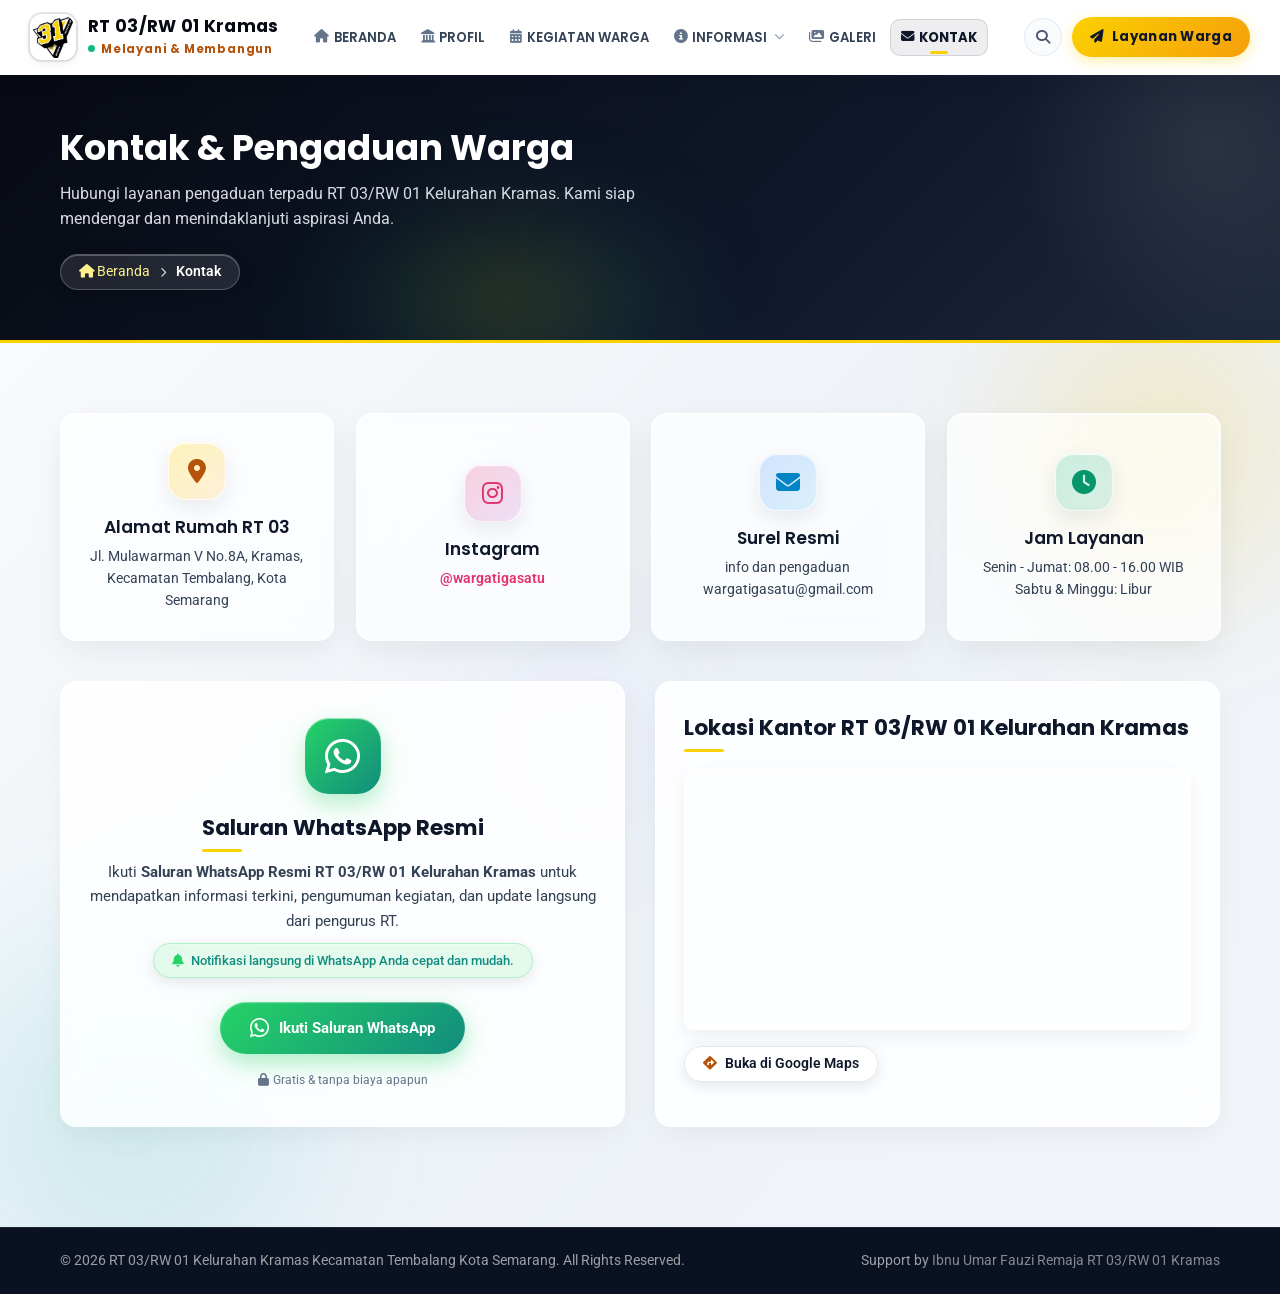
<file: kontak.html>
﻿<!DOCTYPE html>
<html lang="id">

<head>
  <meta charset="UTF-8">
  <meta name="viewport" content="width=device-width, initial-scale=1.0">
  <title>Kontak &amp; Layanan Pengaduan — PEMDA WARGA TIGA SATU</title>
  <meta name="description"
    content="Kontak resmi Pemerintah Daerah Warga Tiga Satu. Layanan call center, pengaduan aspirasi warga, alamat kantor bupati, dan jam operasional.">
  <link rel="icon" type="image/jpeg" href="images/logo.jpg">
  <link rel="preconnect" href="https://fonts.googleapis.com">
  <link rel="preconnect" href="https://fonts.gstatic.com" crossorigin>
  <link rel="dns-prefetch" href="https://cdnjs.cloudflare.com">
  <link rel="stylesheet" href="https://cdnjs.cloudflare.com/ajax/libs/font-awesome/6.5.1/css/all.min.css" media="print" onload="this.media='all'">
  <noscript><link rel="stylesheet" href="https://cdnjs.cloudflare.com/ajax/libs/font-awesome/6.5.1/css/all.min.css"></noscript>
  <link rel="stylesheet" href="css/style.css?v=4.0">
</head>

<body>

  <!-- ===== NAVBAR ===== -->
  <nav class="navbar" id="navbar">
    <div class="navbar-progress" id="navbarProgress"></div>
    <div class="container">
      <a href="index.html" class="navbar-brand">
        <div class="logo-wrapper">
          <img src="images/logo.jpg" alt="Logo REGATU RT 03 RW 01" class="logo">
        </div>
        <div class="brand-text">
          <span class="brand-name">RT 03/RW 01 Kramas</span>
          <span class="brand-tagline"><span class="status-pulse"></span> Melayani &amp; Membangun</span>
        </div>
      </a>

      <ul class="nav-menu" id="navMenu">
        <li class="nav-menu-header">
          <div class="drawer-brand">
            <img src="images/logo.jpg" alt="Logo RT 03 RW 01" class="drawer-logo">
            <div class="drawer-brand-text">
              <span class="drawer-title">RT 03 / RW 01 Kramas</span>
              <span class="drawer-subtitle">Portal Resmi Warga</span>
            </div>
          </div>
          <button class="nav-menu-close" id="navMenuClose" aria-label="Tutup menu"><i class="fas fa-times"></i></button>
        </li>
        <li class="nav-item">
          <a href="index.html" class="nav-link"><i class="fas fa-home nav-icon"></i> <span>BERANDA</span></a>
        </li>

        <li class="nav-item">
          <a href="profil.html" class="nav-link"><i class="fas fa-landmark nav-icon"></i> <span>PROFIL</span></a>
        </li>
        <li class="nav-item">
          <a href="kegiatan-warga.html" class="nav-link"><i class="fas fa-calendar-alt nav-icon"></i> <span>KEGIATAN
              WARGA</span></a>
        </li>
        <li class="nav-item">
          <a href="informasi.html" class="nav-link"><i class="fas fa-info-circle nav-icon"></i> <span>INFORMASI</span>
            <i class="fas fa-chevron-down arrow"></i></a>
          <div class="dropdown-menu">
            <a href="informasi.html">
              <div class="dropdown-icon"><i class="fas fa-th-large"></i></div>
              <div class="dropdown-text">
                <span class="dropdown-title">Pusat Informasi</span>
                <span class="dropdown-desc">Semua informasi &amp; pengumuman warga</span>
              </div>
              <i class="fas fa-arrow-right dropdown-arrow"></i>
            </a>
            <a href="informasi.html#berita">
              <div class="dropdown-icon"><i class="fas fa-newspaper"></i></div>
              <div class="dropdown-text">
                <span class="dropdown-title">Berita Kota Semarang</span>
                <span class="dropdown-desc">Kabar &amp; rilis resmi Pemkot Semarang</span>
              </div>
              <i class="fas fa-arrow-right dropdown-arrow"></i>
            </a>
            <a href="informasi.html#pengumuman">
              <div class="dropdown-icon"><i class="fas fa-bullhorn"></i></div>
              <div class="dropdown-text">
                <span class="dropdown-title">Pengumuman</span>
                <span class="dropdown-desc">Informasi &amp; edaran resmi RT</span>
              </div>
              <i class="fas fa-arrow-right dropdown-arrow"></i>
            </a>
            <a href="kegiatan-warga.html">
              <div class="dropdown-icon"><i class="fas fa-calendar-check"></i></div>
              <div class="dropdown-text">
                <span class="dropdown-title">Agenda Kegiatan</span>
                <span class="dropdown-desc">Jadwal kegiatan lingkungan</span>
              </div>
              <i class="fas fa-arrow-right dropdown-arrow"></i>
            </a>
          </div>
        </li>
        <li class="nav-item">
          <a href="galeri.html" class="nav-link"><i class="fas fa-images nav-icon"></i> <span>GALERI</span></a>
        </li>
        <li class="nav-item">
          <a href="kontak.html" class="nav-link active"><i class="fas fa-envelope nav-icon"></i> <span>KONTAK</span></a>
        </li>
        <li class="mobile-drawer-cta">
          <a href="kontak.html" class="navbar-cta-btn"><i class="fas fa-paper-plane"></i> <span>Layanan Warga</span></a>
          <div class="drawer-contact-quick">
            <a href="https://wa.me/6281234567890" target="_blank" rel="noopener" class="drawer-quick-link"
              title="Hubungi WhatsApp">
              <i class="fab fa-whatsapp"></i> <span>WhatsApp RT</span>
            </a>
            <a href="kontak.html" class="drawer-quick-link" title="Pengaduan Warga">
              <i class="fas fa-bullhorn"></i> <span>Pengaduan</span>
            </a>
          </div>
        </li>
      </ul>

      <div class="navbar-actions">
        <button class="navbar-search-btn btn-search" aria-label="Cari Informasi" title="Cari Informasi">
          <i class="fas fa-search"></i>
        </button>
        <a href="kontak.html" class="navbar-cta-btn">
          <i class="fas fa-paper-plane"></i>
          <span>Layanan Warga</span>
        </a>
        <button class="nav-toggle" id="navToggle" aria-label="Buka menu navigasi">
          <div class="nav-toggle-bars">
            <span></span>
            <span></span>
            <span></span>
          </div>
        </button>
      </div>
    </div>
  </nav>

  <!-- ===== PAGE BANNER ===== -->
  <header class="page-banner">
    <div class="container">
      <div class="page-banner-content">
        <h1>Kontak &amp; Pengaduan Warga</h1>
        <p>Hubungi layanan pengaduan terpadu RT 03/RW 01 Kelurahan Kramas. Kami siap mendengar dan menindaklanjuti
          aspirasi Anda.</p>
        <div class="breadcrumb">
          <a href="index.html"><i class="fas fa-home"></i> Beranda</a>
          <i class="fas fa-chevron-right" style="font-size:10px;"></i>
          <span class="current">Kontak</span>
        </div>
      </div>
    </div>
  </header>

  <!-- ===== MAIN CONTENT ===== -->
  <main class="section glass-ambient-section">
    <!-- Ambient Luminous Mesh Orbs for Glassmorphism Refraction -->
    <div class="glass-ambient-decor shape-1"></div>
    <div class="glass-ambient-decor shape-2"></div>
    <div class="glass-ambient-decor shape-3"></div>

    <div class="container" style="position:relative; z-index:1;">

      <!-- Grid Kontak Info Cards (Glassmorphism) -->
      <div
        style="display:grid; grid-template-columns:repeat(auto-fit, minmax(240px, 1fr)); gap:22px; margin-bottom:40px;">
        <div class="glass-card kontak-card">
          <div class="glass-icon-box glass-icon-gold">
            <i class="fas fa-map-marker-alt"></i>
          </div>
          <h4>Alamat Rumah RT 03</h4>
          <p>Jl. Mulawarman V No.8A, Kramas, Kecamatan Tembalang, Kota Semarang</p>
        </div>

        <div class="glass-card kontak-card">
          <div class="glass-icon-box glass-icon-pink">
            <i class="fab fa-instagram"></i>
          </div>
          <h4>Instagram</h4>
          <p><a
              href="https://www.instagram.com/wargatigasatu?utm_source=ig_web_button_share_sheet&stkn=ZDNlZDc0MzIxNw=="
              target="_blank" rel="noopener noreferrer" style="color:#e1306c; font-weight:600; text-decoration:none;">@wargatigasatu</a>
          </p>
        </div>

        <div class="glass-card kontak-card">
          <div class="glass-icon-box glass-icon-blue">
            <i class="fas fa-envelope"></i>
          </div>
          <h4>Surel Resmi</h4>
          <p>info dan pengaduan wargatigasatu@gmail.com</p>
        </div>

        <div class="glass-card kontak-card">
          <div class="glass-icon-box glass-icon-green">
            <i class="fas fa-clock"></i>
          </div>
          <h4>Jam Layanan</h4>
          <p>Senin - Jumat: 08.00 - 16.00 WIB<br>Sabtu &amp; Minggu: Libur</p>
        </div>
      </div>

      <!-- FAQ & Peta (Glassmorphism Cards) -->
      <div style="display:grid; grid-template-columns:repeat(auto-fit, minmax(320px, 1fr)); gap:30px;">
        <section class="glass-card content-card"
          style="display:flex; flex-direction:column; align-items:center; justify-content:center; text-align:center; padding:36px 28px;">
          <!-- Icon WhatsApp -->
          <div
            style="width:76px; height:76px; border-radius:24px; background:linear-gradient(135deg,#25d366,#128c7e); display:flex; align-items:center; justify-content:center; margin-bottom:20px; box-shadow:0 10px 25px rgba(37,211,102,0.35), inset 0 1px 1px rgba(255,255,255,0.6); backdrop-filter:blur(10px);">
            <i class="fab fa-whatsapp" style="font-size:40px; color:#fff;"></i>
          </div>

          <h3 style="margin-bottom:8px;">Saluran WhatsApp Resmi</h3>
          <p style="color:var(--text-body); font-size:0.92rem; line-height:1.65; margin-bottom:10px;">
            Ikuti <strong>Saluran WhatsApp Resmi RT 03/RW 01 Kelurahan Kramas</strong> untuk mendapatkan informasi
            terkini, pengumuman kegiatan, dan update langsung dari pengurus RT.
          </p>
          <div class="glass-pill" style="margin-bottom:24px; color:#128c7e; font-size:0.82rem; background:rgba(37,211,102,0.12); border-color:rgba(37,211,102,0.25);">
            <i class="fas fa-bell" style="color:#25d366;"></i>
            Notifikasi langsung di WhatsApp Anda cepat dan mudah.
          </div>

          <a href="https://whatsapp.com/channel/0029VbDNcVrBVJlCXJGl2E0Q" target="_blank" rel="noopener noreferrer"
            style="display:inline-flex; align-items:center; gap:10px; background:linear-gradient(135deg,#25d366,#128c7e); color:#fff; padding:14px 30px; border-radius:50px; font-weight:700; font-size:0.95rem; text-decoration:none; box-shadow:0 8px 24px rgba(37,211,102,0.4), inset 0 1px 1px rgba(255,255,255,0.4); transition:all 0.3s cubic-bezier(0.16,1,0.3,1);"
            onmouseover="this.style.transform='translateY(-3px)'; this.style.boxShadow='0 12px 30px rgba(37,211,102,0.55), inset 0 1px 1px #fff';"
            onmouseout="this.style.transform='translateY(0)'; this.style.boxShadow='0 8px 24px rgba(37,211,102,0.4), inset 0 1px 1px rgba(255,255,255,0.4)';">
            <i class="fab fa-whatsapp" style="font-size:22px;"></i>
            Ikuti Saluran WhatsApp
          </a>

          <p style="color:var(--text-light); font-size:0.78rem; margin-top:16px; margin-bottom:0;">
            <i class="fas fa-lock" style="margin-right:4px;"></i>Gratis &amp; tanpa biaya apapun
          </p>
        </section>

        <section class="glass-card content-card" style="padding:32px 28px;">
          <h3 style="margin-bottom:16px;">Lokasi Kantor RT 03/RW 01 Kelurahan Kramas</h3>
          <div style="border-radius:var(--radius-md); overflow:hidden; border:1px solid rgba(255,255,255,0.7); box-shadow:0 8px 20px rgba(15,23,42,0.06);">
            <iframe
              src="https://www.google.com/maps/embed?pb=!1m18!1m12!1m3!1d482.3!2d110.4379294!3d-7.0671295!2m3!1f0!2f0!3f0!3m2!1i1024!2i768!4f13.1!3m3!1m2!1s0x2e708eb00a4c891d%3A0xf71ed1065bd33fdc!2sWisma%20Putra%20Nanda!5e0!3m2!1sid!2sid!4v1726445694000"
              width="100%" height="260" style="border:0; display:block;" allowfullscreen="" loading="lazy"
              referrerpolicy="no-referrer-when-downgrade" title="Lokasi Kantor RT 03/RW 01 Kelurahan Kramas">
            </iframe>
          </div>
          <a href="https://www.google.com/maps/place/Wisma+Putra+Nanda/@-7.0671295,110.4379294,19z" target="_blank"
            rel="noopener noreferrer"
            class="glass-pill"
            style="margin-top:16px; color:var(--primary); font-weight:600; text-decoration:none; border-color:var(--border-light); background:rgba(255,255,255,0.8);">
            <i class="fas fa-directions" style="color:var(--accent-dark);"></i> Buka di Google Maps
          </a>
        </section>
      </div>

    </div>
  </main>

  <!-- ===== FOOTER ===== -->
  <footer class="footer" id="kontak">
    <div class="container">

      <div class="footer-bottom">
        <span>&copy; 2026 RT 03/RW 01 Kelurahan Kramas Kecamatan Tembalang Kota Semarang. All Rights Reserved.</span>
        <span>Support by <a href="#">Ibnu Umar Fauzi Remaja RT 03/RW 01 Kramas</a></span>
      </div>
    </div>
  </footer>

  <!-- ===== SCROLL TO TOP ===== -->
  <button class="scroll-top" aria-label="Scroll to top">
    <i class="fas fa-chevron-up"></i>
  </button>

  <!-- ===== SEARCH OVERLAY ===== -->
  <div class="search-overlay">
    <div class="search-box">
      <div class="search-box-input-wrap">
        <i class="fas fa-search search-overlay-icon"></i>
        <input type="text" id="overlaySearchInput" placeholder="Cari agenda kegiatan, pengumuman, profil RT..."
          aria-label="Pencarian">
        <button class="search-close" aria-label="Tutup pencarian"><i class="fas fa-times"></i></button>
      </div>
      <div class="overlay-quick-tags">
        <span class="quick-tags-label"><i class="fas fa-fire-alt"></i> Populer:</span>
        <button type="button" class="quick-tag-btn" data-query="Lomba Volly">Lomba Volly</button>
        <button type="button" class="quick-tag-btn" data-query="Karnaval">Karnaval</button>
        <button type="button" class="quick-tag-btn" data-query="Slamet Riyanto">Slamet Riyanto</button>
        <button type="button" class="quick-tag-btn" data-query="Pilah Sampah">Pilah Sampah</button>
        <button type="button" class="quick-tag-btn" data-query="WhatsApp RT">WhatsApp RT</button>
      </div>
      <div class="search-results-dropdown overlay-results" id="overlaySearchResults" style="display:none;"></div>
    </div>
  </div>

  <script src="js/navbar.js" defer></script>
  <script src="js/search-data.js" defer></script>
  <script src="js/search.js" defer></script>
  <script src="js/animations.js" defer></script>
</body>

</html>
</file>
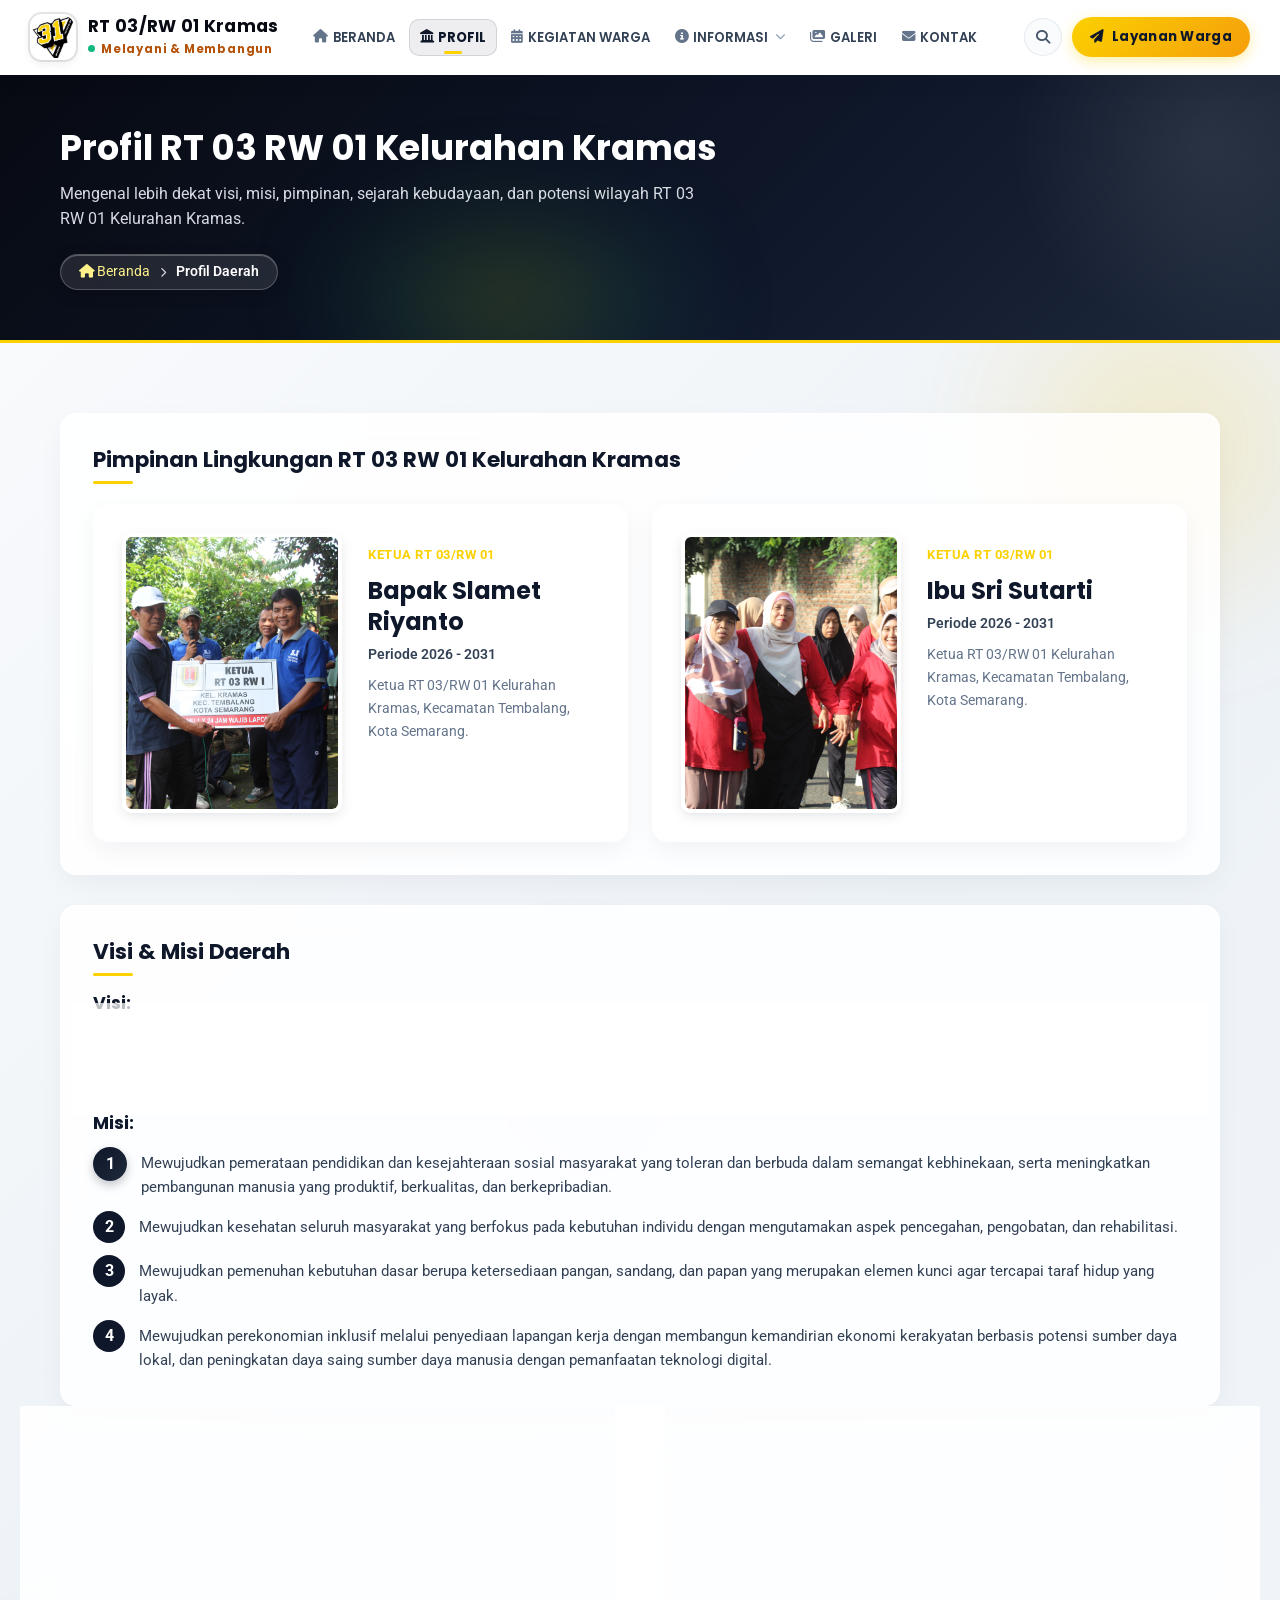
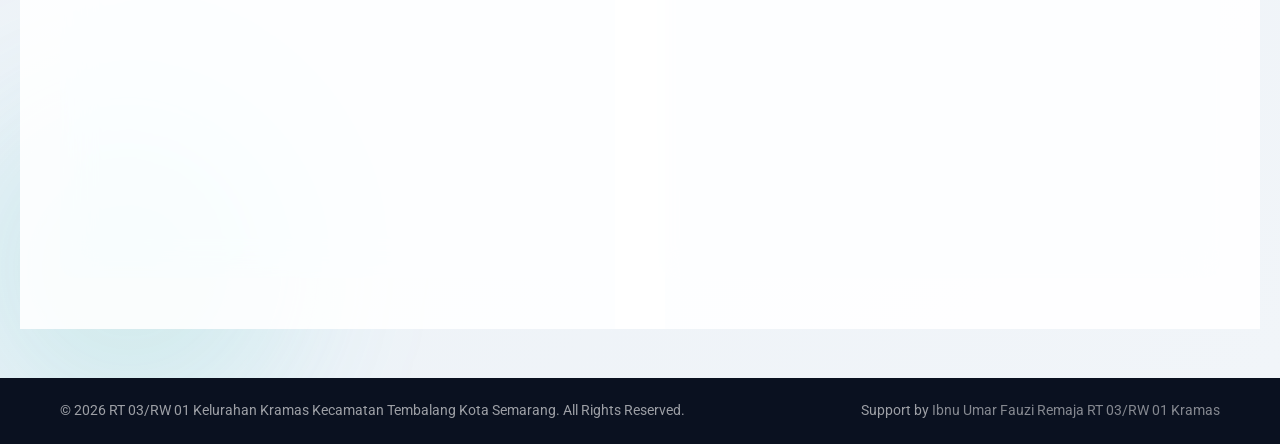
<file: profil.html>
﻿<!DOCTYPE html>
<html lang="id">

<head>
  <meta charset="UTF-8">
  <meta name="viewport" content="width=device-width, initial-scale=1.0">
  <title>Profil Daerah — PEMDA WARGA TIGA SATU</title>
  <meta name="description"
    content="Profil lengkap Pemerintah Daerah Warga Tiga Satu. Visi misi, pimpinan daerah, sejarah, lambang, dan struktur organisasi.">
  <link rel="icon" type="image/jpeg" href="images/logo.jpg">
  <link rel="preconnect" href="https://fonts.googleapis.com">
  <link rel="preconnect" href="https://fonts.gstatic.com" crossorigin>
  <link rel="dns-prefetch" href="https://cdnjs.cloudflare.com">
  <link rel="stylesheet" href="https://cdnjs.cloudflare.com/ajax/libs/font-awesome/6.5.1/css/all.min.css" media="print" onload="this.media='all'">
  <noscript><link rel="stylesheet" href="https://cdnjs.cloudflare.com/ajax/libs/font-awesome/6.5.1/css/all.min.css"></noscript>
  <link rel="stylesheet" href="css/style.css?v=4.0">
</head>

<body>

  <!-- ===== NAVBAR ===== -->
  <nav class="navbar" id="navbar">
    <div class="navbar-progress" id="navbarProgress"></div>
    <div class="container">
      <a href="index.html" class="navbar-brand">
        <div class="logo-wrapper">
          <img src="images/logo.jpg" alt="Logo REGATU RT 03 RW 01" class="logo">
        </div>
        <div class="brand-text">
          <span class="brand-name">RT 03/RW 01 Kramas</span>
          <span class="brand-tagline"><span class="status-pulse"></span> Melayani &amp; Membangun</span>
        </div>
      </a>

      <ul class="nav-menu" id="navMenu">
        <li class="nav-menu-header">
          <div class="drawer-brand">
            <img src="images/logo.jpg" alt="Logo RT 03 RW 01" class="drawer-logo">
            <div class="drawer-brand-text">
              <span class="drawer-title">RT 03 / RW 01 Kramas</span>
              <span class="drawer-subtitle">Portal Resmi Warga</span>
            </div>
          </div>
          <button class="nav-menu-close" id="navMenuClose" aria-label="Tutup menu"><i class="fas fa-times"></i></button>
        </li>
        <li class="nav-item">
          <a href="index.html" class="nav-link"><i class="fas fa-home nav-icon"></i> <span>BERANDA</span></a>
        </li>

        <li class="nav-item">
          <a href="profil.html" class="nav-link active"><i class="fas fa-landmark nav-icon"></i> <span>PROFIL</span></a>
        </li>
        <li class="nav-item">
          <a href="kegiatan-warga.html" class="nav-link"><i class="fas fa-calendar-alt nav-icon"></i> <span>KEGIATAN
              WARGA</span></a>
        </li>
        <li class="nav-item">
          <a href="informasi.html" class="nav-link"><i class="fas fa-info-circle nav-icon"></i> <span>INFORMASI</span>
            <i class="fas fa-chevron-down arrow"></i></a>
          <div class="dropdown-menu">
            <a href="informasi.html">
              <div class="dropdown-icon"><i class="fas fa-th-large"></i></div>
              <div class="dropdown-text">
                <span class="dropdown-title">Pusat Informasi</span>
                <span class="dropdown-desc">Semua informasi &amp; pengumuman warga</span>
              </div>
              <i class="fas fa-arrow-right dropdown-arrow"></i>
            </a>
            <a href="informasi.html#berita">
              <div class="dropdown-icon"><i class="fas fa-newspaper"></i></div>
              <div class="dropdown-text">
                <span class="dropdown-title">Berita Kota Semarang</span>
                <span class="dropdown-desc">Kabar &amp; rilis resmi Pemkot Semarang</span>
              </div>
              <i class="fas fa-arrow-right dropdown-arrow"></i>
            </a>
            <a href="informasi.html#pengumuman">
              <div class="dropdown-icon"><i class="fas fa-bullhorn"></i></div>
              <div class="dropdown-text">
                <span class="dropdown-title">Pengumuman</span>
                <span class="dropdown-desc">Informasi &amp; edaran resmi RT</span>
              </div>
              <i class="fas fa-arrow-right dropdown-arrow"></i>
            </a>
            <a href="kegiatan-warga.html">
              <div class="dropdown-icon"><i class="fas fa-calendar-check"></i></div>
              <div class="dropdown-text">
                <span class="dropdown-title">Agenda Kegiatan</span>
                <span class="dropdown-desc">Jadwal kegiatan lingkungan</span>
              </div>
              <i class="fas fa-arrow-right dropdown-arrow"></i>
            </a>
          </div>
        </li>
        <li class="nav-item">
          <a href="galeri.html" class="nav-link"><i class="fas fa-images nav-icon"></i> <span>GALERI</span></a>
        </li>
        <li class="nav-item">
          <a href="kontak.html" class="nav-link"><i class="fas fa-envelope nav-icon"></i> <span>KONTAK</span></a>
        </li>
        <li class="mobile-drawer-cta">
          <a href="kontak.html" class="navbar-cta-btn"><i class="fas fa-paper-plane"></i> <span>Layanan Warga</span></a>
          <div class="drawer-contact-quick">
            <a href="https://wa.me/6281234567890" target="_blank" rel="noopener" class="drawer-quick-link" title="Hubungi WhatsApp">
              <i class="fab fa-whatsapp"></i> <span>WhatsApp RT</span>
            </a>
            <a href="kontak.html" class="drawer-quick-link" title="Pengaduan Warga">
              <i class="fas fa-bullhorn"></i> <span>Pengaduan</span>
            </a>
          </div>
        </li>
      </ul>

      <div class="navbar-actions">
        <button class="navbar-search-btn btn-search" aria-label="Cari Informasi" title="Cari Informasi">
          <i class="fas fa-search"></i>
        </button>
        <a href="kontak.html" class="navbar-cta-btn">
          <i class="fas fa-paper-plane"></i>
          <span>Layanan Warga</span>
        </a>
        <button class="nav-toggle" id="navToggle" aria-label="Buka menu navigasi">
          <div class="nav-toggle-bars">
            <span></span>
            <span></span>
            <span></span>
          </div>
        </button>
      </div>
    </div>
  </nav>

  <!-- ===== PAGE BANNER ===== -->
  <header class="page-banner">
    <div class="container">
      <div class="page-banner-content">
        <h1>Profil RT 03 RW 01 Kelurahan Kramas</h1>
        <p>Mengenal lebih dekat visi, misi, pimpinan, sejarah kebudayaan, dan potensi wilayah RT 03 RW 01 Kelurahan
          Kramas.</p>
        <div class="breadcrumb">
          <a href="index.html"><i class="fas fa-home"></i> Beranda</a>
          <i class="fas fa-chevron-right" style="font-size:10px;"></i>
          <span class="current">Profil Daerah</span>
        </div>
      </div>
    </div>
  </header>

  <!-- ===== MAIN CONTENT ===== -->
  <main class="section glass-ambient-section">
    <!-- Ambient Luminous Mesh Orbs for Glassmorphism Refraction -->
    <div class="glass-ambient-decor shape-1"></div>
    <div class="glass-ambient-decor shape-2"></div>
    <div class="glass-ambient-decor shape-3"></div>

    <div class="container" style="position:relative; z-index:1;">

      <!-- Pimpinan Lingkungan -->
      <section class="glass-card content-card">
        <h3>Pimpinan Lingkungan RT 03 RW 01 Kelurahan Kramas</h3>
        <div
          style="display:grid; grid-template-columns: repeat(auto-fit, minmax(320px, 1fr)); gap:24px; margin-top:20px;">
          <div class="leader-card">
            <img src="images/fotopakrt/pakrtbaru.jpeg"
              alt="Bapak RT 03 RW 01 Kel. Kramas"
              style="width:220px; height:280px; object-fit:cover; border-radius:var(--radius-md); border:4px solid #fff; box-shadow:var(--shadow-md); flex-shrink:0;">
            <div style="min-width:180px; flex:1; padding-top:8px;">
              <span
                style="font-size:0.8rem; font-weight:700; color:var(--accent); text-transform:uppercase; letter-spacing:0.5px;">Ketua
                RT 03/RW 01</span>
              <h4 style="font-family:var(--font-primary); font-size:1.5rem; color:var(--primary); margin:8px 0 6px;">
                Bapak Slamet Riyanto</h4>
              <p style="font-size:0.9rem; color:var(--text-body); margin:0 0 8px 0; font-weight:600;">Periode 2026 -
                2031</p>
              <p style="font-size:0.9rem; color:var(--text-light); margin:0; line-height:1.6;">Ketua RT 03/RW 01
                Kelurahan Kramas, Kecamatan Tembalang, Kota Semarang.</p>
            </div>
          </div>

          <div class="leader-card">
            <img src="images/galeri/jalansehat2.jpeg"
              alt="Ibu RW 01 Kel. Kramas"
              style="width:220px; height:280px; object-fit:cover; border-radius:var(--radius-md); border:4px solid #fff; box-shadow:var(--shadow-md); flex-shrink:0;">
            <div style="min-width:180px; flex:1; padding-top:8px;">
              <span
                style="font-size:0.8rem; font-weight:700; color:var(--accent); text-transform:uppercase; letter-spacing:0.5px;">Ketua
                RT 03/RW 01</span>
              <h4 style="font-family:var(--font-primary); font-size:1.5rem; color:var(--primary); margin:8px 0 6px;">Ibu
                Sri Sutarti</h4>
              <p style="font-size:0.9rem; color:var(--text-body); margin:0 0 8px 0; font-weight:600;">Periode 2026 -
                2031</p>
              <p style="font-size:0.9rem; color:var(--text-light); margin:0; line-height:1.6;">Ketua RT 03/RW 01
                Kelurahan
                Kramas, Kecamatan Tembalang, Kota Semarang.</p>
            </div>
          </div>
        </div>
      </section>

      <!-- Visi & Misi -->
      <section class="glass-card content-card" id="visi-misi">
        <h3>Visi &amp; Misi Daerah</h3>
        <div style="margin-bottom:24px;">
          <h4 style="font-family:var(--font-primary); color:var(--text-dark); font-size:1.1rem; margin-bottom:8px;">
            Visi:</h4>
          <blockquote
            style="background:rgba(255, 255, 255, 0.72); backdrop-filter:blur(12px); -webkit-backdrop-filter:blur(12px); padding:18px 24px; border-left:4px solid var(--accent); border-radius:0 var(--radius-md) var(--radius-md) 0; font-style:italic; font-size:1.05rem; color:var(--primary); border-top:1px solid rgba(255,255,255,0.7); border-right:1px solid rgba(255,255,255,0.7); border-bottom:1px solid rgba(255,255,255,0.7); box-shadow:0 4px 15px rgba(15,23,42,0.04);">
            "RT 03 RW 01 Kel. Kramas menjadi pusat ekonomi yang maju, berkeadilan sosial, lestari dan inklusif."
          </blockquote>
        </div>

        <div>
          <h4 style="font-family:var(--font-primary); color:var(--text-dark); font-size:1.1rem; margin-bottom:12px;">
            Misi:</h4>
          <div style="display:grid; gap:12px;">
            <div style="display:flex; gap:14px; align-items:flex-start;">
              <div
                style="width:34px; height:34px; border-radius:50%; background:linear-gradient(135deg,var(--primary),var(--primary-light)); color:#fff; display:flex; align-items:center; justify-content:center; font-weight:bold; flex-shrink:0; box-shadow:0 4px 10px rgba(15,23,42,0.25);">
                1</div>
              <p style="margin:0; font-size:0.95rem; color:var(--text-body); padding-top:4px;">Mewujudkan pemerataan
                pendidikan dan kesejahteraan sosial masyarakat yang toleran dan berbuda dalam semangat kebhinekaan,
                serta meningkatkan pembangunan manusia yang produktif, berkualitas, dan berkepribadian.</p>
            </div>
            <div style="display:flex; gap:14px; align-items:flex-start;">
              <div
                style="width:32px; height:32px; border-radius:50%; background:var(--primary); color:#fff; display:flex; align-items:center; justify-content:center; font-weight:bold; flex-shrink:0;">
                2</div>
              <p style="margin:0; font-size:0.95rem; color:var(--text-body); padding-top:4px;">Mewujudkan kesehatan
                seluruh masyarakat yang berfokus pada kebutuhan individu dengan mengutamakan aspek pencegahan,
                pengobatan, dan rehabilitasi.</p>
            </div>
            <div style="display:flex; gap:14px; align-items:flex-start;">
              <div
                style="width:32px; height:32px; border-radius:50%; background:var(--primary); color:#fff; display:flex; align-items:center; justify-content:center; font-weight:bold; flex-shrink:0;">
                3</div>
              <p style="margin:0; font-size:0.95rem; color:var(--text-body); padding-top:4px;">Mewujudkan pemenuhan
                kebutuhan dasar berupa ketersediaan pangan, sandang, dan papan yang merupakan elemen kunci agar tercapai
                taraf hidup yang layak.</p>
            </div>
            <div style="display:flex; gap:14px; align-items:flex-start;">
              <div
                style="width:32px; height:32px; border-radius:50%; background:var(--primary); color:#fff; display:flex; align-items:center; justify-content:center; font-weight:bold; flex-shrink:0;">
                4</div>
              <p style="margin:0; font-size:0.95rem; color:var(--text-body); padding-top:4px;">Mewujudkan
                perekonomian inklusif melalui penyediaan lapangan kerja dengan membangun kemandirian ekonomi kerakyatan
                berbasis potensi sumber daya lokal, dan peningkatan daya saing sumber daya manusia dengan pemanfaatan
                teknologi digital.</p>
            </div>
          </div>
        </div>
      </section>

      <!-- Sejarah & Lambang -->
      <div style="display:grid; grid-template-columns: repeat(auto-fit, minmax(320px, 1fr)); gap:30px;">
        <section class="glass-card content-card" id="sejarah">
          <h3>Sejarah Singkat</h3>
          <p style="line-height:1.7; color:var(--text-body); font-size:0.95rem;">
            Meskipun catatan sejarah resmi mengenai asal-usul penamaan "Kramas" belum terdokumentasikan secara luas
            dalam arsip publik, perkembangan kawasan ini erat kaitannya dengan sejarah pertumbuhan pemukiman dan sarana
            pendidikan di wilayah Tembalang bagian selatan. Salah satu tonggak sejarah lokal di kelurahan ini adalah
            berdirinya SD Negeri Kramas yang dibangun secara gotong royong oleh warga setempat pada tahun 1954, jauh
            sebelum wilayah Tembalang berkembang pesat sebagai kawasan penyangga dan pusat pendidikan tinggi di Kota
            Semarang.
          </p>
          <p style="line-height:1.7; color:var(--text-body); font-size:0.95rem; margin-top:12px;">
            Hingga Saat ini, Warga RT 03 RW 01 Kelurahan Kramas telah berkembang menjadi salah satu kawasan dengan
            indeks pembangunan manusia tertinggi di semarang, menjadi rumah bagi ratusan ribu warga yang rukun,
            harmonis, dan produktif.
          </p>
        </section>

        <section class="glass-card content-card" id="lambang">
          <h3>Makna Lambang REGATU</h3>
          <div style="display:flex; gap:20px; align-items:center; margin-top:10px;">
            <img src="images/logo/regatu.png" alt="Lambang REGATU"
              style="width:100px; height:100px; object-fit:contain; flex-shrink:0; border-radius:8px;">
            <ul style="font-size:0.88rem; color:var(--text-body); line-height:1.6; margin:0; padding-left:16px;">
              <li><strong>Angka 31 (REGATU):</strong> Identitas persatuan warga RT 03 RW 01 Kelurahan Kramas.</li>
              <li><strong>Slogan "Together We Can":</strong> Semangat kebersamaan, gotong royong, dan sinergi warga.
              </li>
              <li><strong>Warna Kuning Emas:</strong> Energi positif, optimisme, kehangatan, dan kesejahteraan bersama.
              </li>
              <li><strong>Warna Hitam &amp; Putih:</strong> Keteguhan prinsip, kekuatan persatuan, dan ketulusan dalam
                mengabdi.</li>
            </ul>
          </div>
        </section>
      </div>

    </div>
  </main>

  <!-- ===== FOOTER ===== -->
  <footer class="footer" id="kontak">
    <div class="container">

      <div class="footer-bottom">
        <span>&copy; 2026 RT 03/RW 01 Kelurahan Kramas Kecamatan Tembalang Kota Semarang. All Rights Reserved.</span>
        <span>Support by <a href="#">Ibnu Umar Fauzi Remaja RT 03/RW 01 Kramas</a></span>
      </div>
    </div>
  </footer>

  <!-- ===== SCROLL TO TOP ===== -->
  <button class="scroll-top" aria-label="Scroll to top">
    <i class="fas fa-chevron-up"></i>
  </button>

  <!-- ===== SEARCH OVERLAY ===== -->
  <div class="search-overlay">
    <div class="search-box">
      <div class="search-box-input-wrap">
        <i class="fas fa-search search-overlay-icon"></i>
        <input type="text" id="overlaySearchInput"
          placeholder="Cari agenda kegiatan, pengumuman, profil RT..." aria-label="Pencarian">
        <button class="search-close" aria-label="Tutup pencarian"><i class="fas fa-times"></i></button>
      </div>
      <div class="overlay-quick-tags">
        <span class="quick-tags-label"><i class="fas fa-fire-alt"></i> Populer:</span>
        <button type="button" class="quick-tag-btn" data-query="Lomba Volly">Lomba Volly</button>
        <button type="button" class="quick-tag-btn" data-query="Karnaval">Karnaval</button>
        <button type="button" class="quick-tag-btn" data-query="Slamet Riyanto">Slamet Riyanto</button>
        <button type="button" class="quick-tag-btn" data-query="Pilah Sampah">Pilah Sampah</button>
        <button type="button" class="quick-tag-btn" data-query="WhatsApp RT">WhatsApp RT</button>
      </div>
      <div class="search-results-dropdown overlay-results" id="overlaySearchResults" style="display:none;"></div>
    </div>
  </div>

  <script src="js/navbar.js" defer></script>
  <script src="js/search-data.js" defer></script>
  <script src="js/search.js" defer></script>
  <script src="js/animations.js" defer></script>
</body>

</html>
</file>
<file: css/style.css>
/* ===== IMPORTS ===== */
@import url('https://fonts.googleapis.com/css2?family=Poppins:wght@400;500;600;700&family=Roboto:wght@400;500&display=swap&subset=latin');
@import url('splash.css');

/* ===== CSS VARIABLES ===== */
:root {
  /* Brand Primary (Hitam Obsidian & Charcoal dari perisai logo REGATU) */
  --primary: #0f172a;
  --primary-dark: #070a12;
  --primary-light: #1e293b;

  /* Brand Signature Accent (Kuning Emas #FBD100 dari angka 31 logo REGATU) */
  --accent: #fbd100;
  --accent-light: #fef08a;
  --accent-hover: #e5bd00;
  --accent-dark: #b45309;

  /* Brand Secondary (Aksen Hijau Komunitas & WhatsApp) */
  --secondary: #10b981;
  --secondary-light: #34d399;
  --text-dark: #0f172a;
  --text-body: #334155;
  --text-light: #64748b;
  --text-white: #ffffff;
  --bg-white: #ffffff;
  --bg-light: #f8fafc;
  --bg-section: #f1f5f9;
  --bg-dark: #0f172a;
  --bg-footer: #0a1120;
  --border-light: #e2e8f0;
  --shadow-sm: 0 1px 3px rgba(15, 23, 42, 0.08), 0 1px 2px rgba(15, 23, 42, 0.04);
  --shadow-md: 0 4px 14px -1px rgba(15, 23, 42, 0.09), 0 2px 6px -2px rgba(15, 23, 42, 0.05);
  --shadow-lg: 0 12px 28px -4px rgba(15, 23, 42, 0.12), 0 4px 10px -2px rgba(15, 23, 42, 0.05);
  --shadow-card: 0 4px 18px rgba(15, 23, 42, 0.06);
  --radius-sm: 6px;
  --radius-md: 10px;
  --radius-lg: 16px;
  --radius-xl: 24px;
  --transition: all 0.3s cubic-bezier(0.4, 0, 0.2, 1);
  --font-primary: 'Poppins', sans-serif;
  --font-body: 'Roboto', sans-serif;

  /* Glassmorphism Design Tokens */
  --glass-bg: rgba(255, 255, 255, 0.72);
  --glass-bg-subtle: rgba(255, 255, 255, 0.52);
  --glass-bg-hover: rgba(255, 255, 255, 0.88);
  --glass-border: rgba(255, 255, 255, 0.75);
  --glass-border-subtle: rgba(226, 232, 240, 0.7);
  --glass-border-glow: rgba(251, 209, 0, 0.45);
  --glass-blur: blur(16px) saturate(180%);
  --glass-blur-heavy: blur(24px) saturate(190%);
  --glass-shadow: 0 10px 32px -4px rgba(15, 23, 42, 0.08), inset 0 1px 1px 0 rgba(255, 255, 255, 0.95);
  --glass-shadow-hover: 0 20px 42px -6px rgba(15, 23, 42, 0.14), 0 0 24px rgba(251, 209, 0, 0.22), inset 0 1px 1px 0 #ffffff;
  --glass-dark-bg: rgba(15, 23, 42, 0.72);
  --glass-dark-border: rgba(255, 255, 255, 0.14);
  --glass-dark-shadow: 0 16px 40px rgba(0, 0, 0, 0.38), inset 0 1px 0 rgba(255, 255, 255, 0.16);
}

/* ===== RESET & BASE ===== */
*, *::before, *::after {
  margin: 0;
  padding: 0;
  box-sizing: border-box;
}

html {
  scroll-behavior: smooth;
  font-size: 16px;
  overflow-x: hidden;
  width: 100%;
  max-width: 100%;
}

body {
  font-family: var(--font-body);
  color: var(--text-body);
  background-color: var(--bg-white);
  line-height: 1.6;
  overflow-x: hidden;
  width: 100%;
  max-width: 100%;
  position: relative;
}

a {
  text-decoration: none;
  color: inherit;
  transition: var(--transition);
}

ul, ol {
  list-style: none;
}

img {
  max-width: 100%;
  height: auto;
  display: block;
}

h1, h2, h3, h4, h5, h6 {
  font-family: var(--font-primary);
  color: var(--text-dark);
  line-height: 1.3;
}

.container {
  max-width: 1200px;
  margin: 0 auto;
  padding: 0 20px;
}

/* ===== TOP BAR ===== */
.top-bar {
  background: linear-gradient(135deg, var(--primary-dark), var(--primary));
  padding: 8px 0;
  position: relative;
  z-index: 990;
  border-bottom: 2px solid var(--accent);
}

.top-bar .container {
  display: flex;
  justify-content: space-between;
  align-items: center;
}

.top-bar-social {
  display: flex;
  gap: 12px;
  align-items: center;
}

.top-bar-social a {
  color: rgba(255, 255, 255, 0.85);
  font-size: 14px;
  width: 30px;
  height: 30px;
  display: flex;
  align-items: center;
  justify-content: center;
  border-radius: 50%;
  transition: var(--transition);
}

.top-bar-social a:hover {
  color: #fff;
  background: rgba(255, 255, 255, 0.18);
  transform: translateY(-2px);
}

.top-bar-actions {
  display: flex;
  gap: 8px;
  align-items: center;
}

.top-bar-actions .btn-icon {
  color: rgba(255, 255, 255, 0.85);
  font-size: 14px;
  width: 32px;
  height: 32px;
  display: flex;
  align-items: center;
  justify-content: center;
  border-radius: 50%;
  border: none;
  background: rgba(255, 255, 255, 0.12);
  cursor: pointer;
  transition: var(--transition);
}

.top-bar-actions .btn-icon:hover {
  color: #fff;
  background: rgba(255, 255, 255, 0.25);
}

/* ===== NAVBAR ===== */
.navbar {
  background: rgba(255, 255, 255, 0.85);
  backdrop-filter: blur(20px) saturate(180%);
  -webkit-backdrop-filter: blur(20px) saturate(180%);
  padding: 0;
  position: sticky;
  top: 0;
  z-index: 1000;
  border-bottom: 1px solid rgba(255, 255, 255, 0.7);
  box-shadow: 0 4px 24px rgba(15, 23, 42, 0.05), inset 0 1px 0 rgba(255, 255, 255, 0.85);
  transition: background 0.35s ease, box-shadow 0.35s ease, padding 0.35s ease;
}

.navbar.scrolled {
  background: rgba(255, 255, 255, 0.94);
  backdrop-filter: blur(24px) saturate(190%);
  -webkit-backdrop-filter: blur(24px) saturate(190%);
  box-shadow: 0 10px 30px -10px rgba(15, 23, 42, 0.1), 0 4px 12px rgba(0, 0, 0, 0.03);
}

/* Scroll Progress Bar */
.navbar-progress {
  position: absolute;
  bottom: 0;
  left: 0;
  height: 3px;
  width: 0%;
  background: linear-gradient(90deg, var(--primary), var(--accent));
  box-shadow: 0 0 10px rgba(251, 209, 0, 0.5);
  z-index: 1005;
  transition: width 0.1s linear;
}

.navbar .container {
  display: flex;
  justify-content: space-between;
  align-items: center;
  min-height: 74px;
  max-width: 1260px;
  width: 100%;
  padding: 0 20px;
  transition: min-height 0.35s ease;
  position: relative;
}

.navbar.scrolled .container {
  min-height: 64px;
}

/* Navbar Brand */
.navbar-brand {
  display: flex;
  align-items: center;
  gap: 12px;
  text-decoration: none;
  padding: 6px 0;
  flex-shrink: 0;
}

.navbar-brand .logo-wrapper {
  position: relative;
  display: flex;
  align-items: center;
  justify-content: center;
}

.navbar-brand .logo {
  width: 46px;
  height: 46px;
  object-fit: contain;
  border-radius: 12px;
  background: #ffffff;
  padding: 2px;
  box-shadow: 0 3px 10px rgba(15, 23, 42, 0.08), 0 0 0 2px rgba(15, 23, 42, 0.1);
  transition: transform 0.35s cubic-bezier(0.34, 1.56, 0.64, 1), box-shadow 0.35s ease;
}

.navbar-brand:hover .logo {
  transform: scale(1.08) rotate(-3deg);
  box-shadow: 0 6px 16px rgba(251, 209, 0, 0.35), 0 0 0 2px var(--accent);
}

.navbar-brand .brand-text {
  display: flex;
  flex-direction: column;
}

.navbar-brand .brand-name {
  font-family: var(--font-primary);
  font-size: 1.08rem;
  font-weight: 700;
  color: var(--primary-dark);
  line-height: 1.25;
  letter-spacing: 0.3px;
  transition: color 0.3s ease;
}

.navbar-brand:hover .brand-name {
  color: var(--primary);
}

.navbar-brand .brand-tagline {
  font-family: var(--font-primary);
  font-size: 0.72rem;
  font-weight: 700;
  color: var(--accent-dark);
  letter-spacing: 0.8px;
  display: flex;
  align-items: center;
  gap: 6px;
  margin-top: 2px;
}

.status-pulse {
  width: 7px;
  height: 7px;
  border-radius: 50%;
  background: #10b981;
  box-shadow: 0 0 0 0 rgba(16, 185, 129, 0.7);
  animation: pulse-green 2s infinite;
  display: inline-block;
  flex-shrink: 0;
}

@keyframes pulse-green {
  0% {
    box-shadow: 0 0 0 0 rgba(16, 185, 129, 0.7);
  }
  70% {
    box-shadow: 0 0 0 7px rgba(16, 185, 129, 0);
  }
  100% {
    box-shadow: 0 0 0 0 rgba(16, 185, 129, 0);
  }
}

/* Nav Menu & Items */
.nav-menu {
  display: flex;
  align-items: center;
  gap: 3px;
}

.nav-menu-header,
.mobile-drawer-cta {
  display: none;
}

.nav-item {
  position: relative;
  list-style: none;
}

.nav-link {
  display: inline-flex;
  align-items: center;
  gap: 5px;
  padding: 8px 11px;
  font-family: var(--font-primary);
  font-size: 0.82rem;
  font-weight: 600;
  color: #334155;
  border-radius: 10px;
  transition: all 0.25s cubic-bezier(0.4, 0, 0.2, 1);
  position: relative;
  text-decoration: none;
  white-space: nowrap;
}

.nav-link i.nav-icon {
  font-size: 0.84rem;
  color: #64748b;
  transition: all 0.25s ease;
}

.nav-link:hover {
  color: var(--primary);
  background: rgba(15, 23, 42, 0.06);
  transform: translateY(-1.5px);
}

.nav-link:hover i.nav-icon {
  color: var(--primary);
  transform: scale(1.12);
}

.nav-link.active {
  color: var(--primary);
  background: rgba(15, 23, 42, 0.07);
  box-shadow: inset 0 0 0 1px rgba(15, 23, 42, 0.12);
  font-weight: 700;
}

.nav-link.active i.nav-icon {
  color: var(--primary);
}

.nav-link.active::after {
  content: '';
  position: absolute;
  bottom: 2px;
  left: 50%;
  transform: translateX(-50%);
  width: 18px;
  height: 3px;
  background: var(--accent);
  border-radius: 3px;
}

.nav-link .arrow {
  font-size: 0.65rem;
  margin-left: 2px;
  transition: transform 0.3s cubic-bezier(0.4, 0, 0.2, 1);
  color: #94a3b8;
}

.nav-item:hover .arrow {
  transform: rotate(180deg);
  color: var(--primary);
}

/* Floating Glass Dropdown Menu */
.dropdown-menu {
  position: absolute;
  top: calc(100% + 10px);
  left: 50%;
  transform: translateX(-50%) translateY(10px);
  min-width: 270px;
  background: rgba(255, 255, 255, 0.88);
  backdrop-filter: blur(24px) saturate(180%);
  -webkit-backdrop-filter: blur(24px) saturate(180%);
  border-radius: 16px;
  border: 1px solid rgba(255, 255, 255, 0.8);
  box-shadow: 0 20px 45px -10px rgba(15, 23, 42, 0.16), inset 0 1px 1px rgba(255, 255, 255, 1);
  padding: 8px;
  opacity: 0;
  visibility: hidden;
  transition: all 0.3s cubic-bezier(0.34, 1.56, 0.64, 1);
  z-index: 100;
  border-top: 3px solid var(--accent);
}

.nav-item:hover .dropdown-menu {
  opacity: 1;
  visibility: visible;
  transform: translateX(-50%) translateY(0);
}

.dropdown-menu a {
  display: flex;
  align-items: center;
  gap: 12px;
  padding: 10px 12px;
  font-size: 0.84rem;
  font-weight: 500;
  color: #334155;
  border-radius: 10px;
  transition: all 0.22s ease;
  text-decoration: none;
  border-bottom: none;
}

.dropdown-icon {
  width: 32px;
  height: 32px;
  border-radius: 8px;
  background: rgba(15, 23, 42, 0.07);
  color: var(--primary);
  display: flex;
  align-items: center;
  justify-content: center;
  font-size: 0.85rem;
  transition: all 0.25s ease;
  flex-shrink: 0;
}

.dropdown-text {
  display: flex;
  flex-direction: column;
  flex-grow: 1;
}

.dropdown-title {
  font-weight: 600;
  color: #1e293b;
  font-size: 0.84rem;
  line-height: 1.25;
  transition: color 0.2s ease;
}

.dropdown-desc {
  font-size: 0.7rem;
  color: #64748b;
  margin-top: 2px;
}

.dropdown-arrow {
  font-size: 0.7rem;
  color: #cbd5e1;
  opacity: 0;
  transform: translateX(-4px);
  transition: all 0.25s ease;
}

.dropdown-menu a:hover {
  background: rgba(15, 23, 42, 0.05);
  color: var(--primary);
  padding-left: 14px;
}

.dropdown-menu a:hover .dropdown-icon {
  background: var(--primary);
  color: #ffffff;
  transform: scale(1.08);
  box-shadow: 0 4px 10px rgba(15, 23, 42, 0.25);
}

.dropdown-menu a:hover .dropdown-title {
  color: var(--primary);
}

.dropdown-menu a:hover .dropdown-arrow {
  opacity: 1;
  transform: translateX(0);
  color: var(--primary);
}

/* Navbar Right Actions */
.navbar-actions {
  display: flex;
  align-items: center;
  gap: 10px;
  margin-left: 12px;
  flex-shrink: 0;
}

.navbar-search-btn {
  width: 38px;
  height: 38px;
  border-radius: 50%;
  border: 1px solid rgba(226, 232, 240, 0.9);
  background: rgba(248, 250, 252, 0.8);
  color: #475569;
  display: flex;
  align-items: center;
  justify-content: center;
  cursor: pointer;
  transition: all 0.25s ease;
  font-size: 0.88rem;
}

.navbar-search-btn:hover {
  background: #ffffff;
  color: var(--primary);
  border-color: var(--primary);
  box-shadow: 0 4px 12px rgba(15, 23, 42, 0.15);
  transform: translateY(-1.5px);
}

.navbar-cta-btn {
  display: inline-flex;
  align-items: center;
  gap: 8px;
  padding: 9px 18px;
  border-radius: 50px;
  background: linear-gradient(135deg, #fbd100 0%, #f59e0b 100%);
  color: #0f172a !important;
  font-family: var(--font-primary);
  font-size: 0.83rem;
  font-weight: 700;
  text-decoration: none;
  box-shadow: 0 4px 14px rgba(251, 209, 0, 0.35);
  transition: all 0.3s cubic-bezier(0.4, 0, 0.2, 1);
  letter-spacing: 0.3px;
  white-space: nowrap;
}

.navbar-cta-btn i {
  font-size: 0.85rem;
  transition: transform 0.25s ease;
}

.navbar-cta-btn:hover {
  transform: translateY(-2px);
  box-shadow: 0 6px 20px rgba(251, 209, 0, 0.55);
  filter: brightness(1.05);
}

.navbar-cta-btn:hover i {
  transform: translateX(2px) scale(1.1);
}

.navbar-cta-btn:active {
  transform: translateY(0);
}

/* Mobile Menu Toggle */
.nav-toggle {
  display: none;
  width: 40px;
  height: 40px;
  border-radius: 10px;
  background: rgba(15, 23, 42, 0.05);
  border: 1px solid rgba(15, 23, 42, 0.1);
  align-items: center;
  justify-content: center;
  cursor: pointer;
  transition: all 0.25s ease;
  position: relative;
  padding: 0;
  z-index: 10;
  margin-left: 8px;
}

.nav-toggle:hover {
  background: rgba(15, 23, 42, 0.1);
  transform: scale(1.05);
}

.nav-toggle-bars {
  width: 20px;
  height: 14px;
  position: relative;
  display: flex;
  flex-direction: column;
  justify-content: space-between;
}

.nav-toggle span {
  display: block;
  width: 100%;
  height: 2px;
  background: var(--primary);
  border-radius: 4px;
  transition: all 0.3s cubic-bezier(0.4, 0, 0.2, 1);
}

.nav-toggle.active {
  background: rgba(15, 23, 42, 0.12);
}

.nav-toggle.active span:nth-child(1) {
  transform: translateY(6px) rotate(45deg);
}

.nav-toggle.active span:nth-child(2) {
  opacity: 0;
  transform: scaleX(0);
}

.nav-toggle.active span:nth-child(3) {
  transform: translateY(-6px) rotate(-45deg);
}

/* Backdrop for Mobile Drawer */
.nav-backdrop {
  position: fixed;
  inset: 0;
  background: rgba(15, 23, 42, 0.65);
  backdrop-filter: blur(4px);
  -webkit-backdrop-filter: blur(4px);
  z-index: 998;
  opacity: 0;
  visibility: hidden;
  transition: opacity 0.35s ease, visibility 0.35s ease;
  touch-action: none;
}

.nav-backdrop.active {
  opacity: 1;
  visibility: visible;
}

/* ===== HERO CAROUSEL ===== */
.hero {
  position: relative;
  width: 100%;
  height: 75vh;
  min-height: 520px;
  max-height: 700px;
}

.hero-slides {
  position: absolute;
  top: 0;
  left: 0;
  width: 100%;
  height: 100%;
  overflow: hidden;
}

.hero-slide {
  position: absolute;
  top: 0;
  left: 0;
  width: 100%;
  height: 100%;
  opacity: 0;
  transition: opacity 1s ease-in-out;
}

.hero-slide.active {
  opacity: 1;
}

.hero-slide img {
  width: 100%;
  height: 100%;
  object-fit: cover;
}

.hero-overlay {
  position: absolute;
  top: 0;
  left: 0;
  width: 100%;
  height: 100%;
  background: linear-gradient(
    180deg,
    rgba(8, 12, 20, 0.58) 0%,
    rgba(8, 12, 20, 0.38) 50%,
    rgba(8, 12, 20, 0.85) 100%
  );
}

.hero-content {
  position: absolute;
  top: 50%;
  left: 50%;
  transform: translate(-50%, -50%);
  text-align: center;
  color: white;
  z-index: 10;
  width: 92%;
  max-width: 840px;
  padding: 0 15px;
}

.hero-content h1 {
  font-size: 2.35rem;
  font-weight: 700;
  color: white;
  text-shadow: 2px 4px 8px rgba(0, 0, 0, 0.5);
  margin-bottom: 8px;
  line-height: 1.25;
}

.hero-content p {
  font-size: 1.05rem;
  color: rgba(255, 255, 255, 0.95);
  text-shadow: 1px 2px 4px rgba(0, 0, 0, 0.4);
  margin-bottom: 18px;
}

/* ===== HERO SEARCH BAR ===== */
.hero-search-wrapper {
  position: relative;
  width: 100%;
  max-width: 680px;
  margin: 0 auto;
  text-align: left;
}

.hero-search-box {
  position: relative;
  display: flex;
  align-items: center;
  background: rgba(255, 255, 255, 0.82);
  backdrop-filter: blur(20px) saturate(180%);
  -webkit-backdrop-filter: blur(20px) saturate(180%);
  border-radius: 50px;
  padding: 6px 8px 6px 22px;
  border: 1.5px solid rgba(255, 255, 255, 0.75);
  box-shadow: 0 16px 40px rgba(0, 0, 0, 0.28), inset 0 1px 1px rgba(255, 255, 255, 0.95);
  transition: all 0.3s ease;
}

.hero-search-box:focus-within {
  background: rgba(255, 255, 255, 0.94);
  border-color: var(--accent);
  box-shadow: 0 20px 48px rgba(0, 0, 0, 0.35), 0 0 0 3px rgba(251, 209, 0, 0.4), inset 0 1px 1px #fff;
}

.hero-search-icon {
  color: var(--primary);
  font-size: 1.15rem;
  margin-right: 12px;
  flex-shrink: 0;
}

.hero-search-input {
  flex: 1;
  border: none;
  outline: none;
  background: transparent;
  font-size: 0.98rem;
  color: var(--text-dark);
  font-family: var(--font-body);
  padding: 9px 0;
  min-width: 0;
}

.hero-search-input::placeholder {
  color: #8a94a6;
  font-size: 0.92rem;
}

.hero-search-clear {
  background: none;
  border: none;
  color: #999;
  cursor: pointer;
  padding: 6px 10px;
  font-size: 14px;
  border-radius: 50%;
  transition: color 0.2s, background-color 0.2s;
  display: flex;
  align-items: center;
  justify-content: center;
}

.hero-search-clear:hover {
  color: var(--accent);
  background-color: rgba(0, 0, 0, 0.05);
}

.hero-search-submit {
  background: linear-gradient(135deg, var(--primary), var(--primary-light));
  color: white;
  border: none;
  border-radius: 40px;
  padding: 10px 22px;
  font-family: var(--font-primary);
  font-weight: 600;
  font-size: 0.9rem;
  display: flex;
  align-items: center;
  gap: 8px;
  cursor: pointer;
  box-shadow: 0 4px 12px rgba(15, 23, 42, 0.25);
  transition: all 0.3s ease;
  flex-shrink: 0;
}

.hero-search-submit:hover {
  transform: translateY(-1px);
  box-shadow: 0 6px 16px rgba(15, 23, 42, 0.35);
  filter: brightness(1.08);
}

/* Quick Tags */
.hero-quick-tags {
  display: flex;
  align-items: center;
  justify-content: center;
  flex-wrap: wrap;
  gap: 8px;
  margin-top: 14px;
}

.quick-tags-label {
  font-size: 0.82rem;
  color: rgba(255, 255, 255, 0.9);
  font-weight: 600;
  display: inline-flex;
  align-items: center;
  gap: 5px;
  text-shadow: 1px 1px 3px rgba(0, 0, 0, 0.4);
}

.quick-tags-label i {
  color: #ffb703;
}

.quick-tag-btn {
  background: rgba(255, 255, 255, 0.18);
  backdrop-filter: blur(8px);
  -webkit-backdrop-filter: blur(8px);
  color: #ffffff;
  border: 1px solid rgba(255, 255, 255, 0.35);
  border-radius: 20px;
  padding: 4px 13px;
  font-size: 0.78rem;
  font-family: var(--font-body);
  cursor: pointer;
  transition: all 0.25s ease;
  white-space: nowrap;
}

.quick-tag-btn:hover {
  background: rgba(255, 255, 255, 0.92);
  color: var(--primary);
  border-color: #ffffff;
  transform: translateY(-2px);
  box-shadow: 0 4px 12px rgba(0, 0, 0, 0.2);
}

/* ===== SEARCH RESULTS DROPDOWN (HERO & OVERLAY) ===== */
.search-results-dropdown {
  position: absolute;
  top: calc(100% + 8px);
  left: 0;
  right: 0;
  background: #ffffff;
  border-radius: 18px;
  box-shadow: 0 18px 45px rgba(0, 0, 0, 0.25), 0 0 0 1px rgba(0, 0, 0, 0.05);
  max-height: 400px;
  overflow-y: auto;
  z-index: 1000;
  padding: 10px 0;
  animation: searchDropdownSlide 0.22s cubic-bezier(0.16, 1, 0.3, 1) forwards;
}

@keyframes searchDropdownSlide {
  from {
    opacity: 0;
    transform: translateY(-8px);
  }
  to {
    opacity: 1;
    transform: translateY(0);
  }
}

.search-results-header {
  padding: 8px 18px 6px;
  font-size: 0.76rem;
  font-weight: 700;
  text-transform: uppercase;
  letter-spacing: 0.6px;
  color: #8a94a6;
  border-bottom: 1px solid #f0f2f5;
  display: flex;
  justify-content: space-between;
  align-items: center;
}

.search-results-count {
  background: #eef2ff;
  color: var(--primary);
  padding: 2px 8px;
  border-radius: 12px;
  font-weight: 600;
}

.search-results-list {
  list-style: none;
  margin: 0;
  padding: 4px 0;
}

.search-result-item {
  display: flex;
  align-items: flex-start;
  gap: 14px;
  padding: 12px 18px;
  text-decoration: none;
  color: var(--text-dark);
  transition: background-color 0.18s ease;
  border-bottom: 1px solid #f8f9fa;
  cursor: pointer;
}

.search-result-item:last-child {
  border-bottom: none;
}

.search-result-item:hover,
.search-result-item.active {
  background-color: #f4f6fb;
}

.search-result-icon {
  width: 38px;
  height: 38px;
  border-radius: 10px;
  display: flex;
  align-items: center;
  justify-content: center;
  flex-shrink: 0;
  font-size: 1rem;
}

.search-result-info {
  flex: 1;
  min-width: 0;
}

.search-result-top {
  display: flex;
  align-items: center;
  gap: 8px;
  margin-bottom: 3px;
  flex-wrap: wrap;
}

.search-result-badge {
  display: inline-block;
  font-size: 0.7rem;
  font-weight: 700;
  text-transform: uppercase;
  letter-spacing: 0.4px;
  padding: 2px 8px;
  border-radius: 6px;
}

.badge-berita {
  background: #e0f2fe;
  color: #0369a1;
}

.badge-agenda {
  background: #dcfce7;
  color: #15803d;
}

.badge-informasi {
  background: #fef3c7;
  color: #b45309;
}

.badge-profil {
  background: #f3e8ff;
  color: #7e22ce;
}

.badge-layanan {
  background: #ffe4e6;
  color: #be123c;
}

.badge-galeri {
  background: #fae8ff;
  color: #a21caf;
}

.search-result-date {
  font-size: 0.75rem;
  color: #8a94a6;
}

.search-result-title {
  font-family: var(--font-primary);
  font-size: 0.95rem;
  font-weight: 600;
  color: #1a202c;
  margin: 0 0 3px 0;
  line-height: 1.35;
}

.search-result-snippet {
  font-size: 0.82rem;
  color: #5a6578;
  margin: 0;
  line-height: 1.4;
  display: -webkit-box;
  -webkit-line-clamp: 2;
  -webkit-box-orient: vertical;
  overflow: hidden;
}

.search-match {
  background: #fef08a;
  color: #854d0e;
  font-weight: 600;
  padding: 1px 3px;
  border-radius: 3px;
}

.search-empty-state {
  padding: 30px 20px;
  text-align: center;
  color: #64748b;
}

.search-empty-state i {
  font-size: 2.2rem;
  color: #cbd5e1;
  margin-bottom: 10px;
  display: block;
}

.search-empty-state p {
  font-size: 0.92rem;
  margin: 0 0 6px 0;
  color: #475569;
}

.search-empty-state span {
  font-size: 0.8rem;
  color: #94a3b8;
}

/* Custom Scrollbar for search dropdown */
.search-results-dropdown::-webkit-scrollbar {
  width: 6px;
}

.search-results-dropdown::-webkit-scrollbar-track {
  background: #f8fafc;
  border-radius: 10px;
}

.search-results-dropdown::-webkit-scrollbar-thumb {
  background: #cbd5e1;
  border-radius: 10px;
}

.search-results-dropdown::-webkit-scrollbar-thumb:hover {
  background: #94a3b8;
}

/* Hero Controls */
.hero-controls {
  position: absolute;
  top: 50%;
  transform: translateY(-50%);
  z-index: 3;
  width: 100%;
  display: flex;
  justify-content: space-between;
  padding: 0 15px;
  pointer-events: none;
}

.hero-btn {
  width: 48px;
  height: 48px;
  border-radius: 50%;
  border: none;
  background: rgba(255, 255, 255, 0.2);
  backdrop-filter: blur(4px);
  color: white;
  font-size: 18px;
  cursor: pointer;
  transition: var(--transition);
  display: flex;
  align-items: center;
  justify-content: center;
  pointer-events: all;
}

.hero-btn:hover {
  background: rgba(255, 255, 255, 0.4);
  transform: translateY(-50%) scale(1.1);
}

.hero-dots {
  position: absolute;
  bottom: 20px;
  left: 50%;
  transform: translateX(-50%);
  z-index: 3;
  display: flex;
  gap: 10px;
}

.hero-dot {
  width: 12px;
  height: 12px;
  border-radius: 50%;
  border: 2px solid rgba(255, 255, 255, 0.7);
  background: transparent;
  cursor: pointer;
  transition: var(--transition);
}

.hero-dot.active {
  background: white;
  border-color: white;
  transform: scale(1.2);
}

/* ===== SECTION STYLES ===== */
.section {
  padding: 70px 0;
}

.section-title {
  text-align: center;
  margin-bottom: 50px;
}

.section-title h2 {
  font-size: 2rem;
  font-weight: 700;
  color: var(--text-dark);
  margin-bottom: 12px;
}

.section-title .divider {
  width: 60px;
  height: 4px;
  background: linear-gradient(90deg, var(--primary), var(--accent));
  margin: 0 auto;
  border-radius: 2px;
}

/* ===== KEPALA DAERAH SECTION ===== */
.kepala-daerah {
  background: linear-gradient(135deg, var(--bg-light) 0%, var(--bg-section) 100%);
}

.kd-wrapper {
  display: flex;
  gap: 40px;
  align-items: flex-start;
}

.kd-photo {
  flex: 0 0 380px;
  position: relative;
}

.kd-photo img {
  width: 100%;
  border-radius: var(--radius-lg);
  box-shadow: var(--shadow-lg);
}

.kd-photo-caption {
  position: absolute;
  bottom: 0;
  left: 0;
  right: 0;
  background: rgba(15, 23, 42, 0.78);
  backdrop-filter: blur(14px) saturate(160%);
  -webkit-backdrop-filter: blur(14px) saturate(160%);
  border-top: 1px solid rgba(255, 255, 255, 0.2);
  padding: 24px 20px 20px;
  border-radius: 0 0 var(--radius-lg) var(--radius-lg);
  color: white;
  text-align: center;
}

.kd-photo-caption .name {
  font-family: var(--font-primary);
  font-size: 1rem;
  font-weight: 600;
}

.kd-photo-caption .title {
  font-size: 0.8rem;
  opacity: 0.8;
}

/* ===== BERITA / NEWS SECTION ===== */
.berita-section {
  background: var(--bg-white);
}

.berita-section .section-title h2 {
  text-align: left;
}

.berita-section .section-title .divider {
  margin: 0;
}

.berita-grid {
  display: grid;
  grid-template-columns: repeat(3, 1fr);
  gap: 24px;
}

.berita-card {
  background: rgba(255, 255, 255, 0.88);
  backdrop-filter: blur(14px) saturate(160%);
  -webkit-backdrop-filter: blur(14px) saturate(160%);
  border-radius: var(--radius-md);
  overflow: hidden;
  box-shadow: 0 8px 24px rgba(15, 23, 42, 0.06), inset 0 1px 1px rgba(255, 255, 255, 0.9);
  transition: var(--transition);
  border: 1px solid rgba(255, 255, 255, 0.8);
}

.berita-card:hover {
  transform: translateY(-6px);
  background: rgba(255, 255, 255, 0.96);
  border-color: rgba(251, 209, 0, 0.45);
  box-shadow: 0 16px 36px -4px rgba(15, 23, 42, 0.12), 0 0 20px rgba(251, 209, 0, 0.15);
}

.berita-card .card-image {
  position: relative;
  height: 200px;
  overflow: hidden;
}

.berita-card .card-image img {
  width: 100%;
  height: 100%;
  object-fit: cover;
  transition: transform 0.5s ease;
}

.berita-card:hover .card-image img {
  transform: scale(1.08);
}

.berita-card .card-meta {
  display: flex;
  justify-content: space-between;
  align-items: center;
  padding: 12px 16px;
  font-size: 0.75rem;
  color: var(--text-light);
  border-bottom: 1px solid var(--border-light);
}

.berita-card .card-meta .category {
  display: flex;
  align-items: center;
  gap: 4px;
  color: var(--primary);
  font-weight: 500;
}

.berita-card .card-body {
  padding: 16px;
}

.berita-card .card-body h3 {
  font-size: 0.95rem;
  font-weight: 600;
  color: var(--text-dark);
  margin-bottom: 10px;
  line-height: 1.5;
  display: -webkit-box;
  -webkit-line-clamp: 2;
  -webkit-box-orient: vertical;
  overflow: hidden;
}

.berita-card .card-body p {
  font-size: 0.85rem;
  color: var(--text-light);
  line-height: 1.6;
  display: -webkit-box;
  -webkit-line-clamp: 3;
  -webkit-box-orient: vertical;
  overflow: hidden;
  margin-bottom: 0;
}

.btn-selengkapnya {
  display: inline-block;
  padding: 8px 20px;
  background: var(--primary);
  color: white;
  border-radius: var(--radius-sm);
  font-size: 0.8rem;
  font-weight: 500;
  transition: var(--transition);
}

.btn-selengkapnya:hover {
  background: var(--primary-light);
  transform: translateX(4px);
}

/* ===== BERITA SEMARANG SECTION STYLES ===== */
.berita-card-link {
  display: flex;
  flex-direction: column;
  height: 100%;
  color: inherit;
  text-decoration: none;
}

.berita-card .card-body .berita-readmore {
  display: inline-flex;
  align-items: center;
  gap: 6px;
  margin-top: 14px;
  font-size: 0.8rem;
  font-weight: 600;
  color: var(--primary);
  transition: var(--transition);
}

.berita-card:hover .berita-readmore {
  color: var(--accent-dark);
  transform: translateX(4px);
}

.berita-filter-bar {
  display: flex;
  gap: 12px;
  flex-wrap: wrap;
  align-items: center;
  justify-content: space-between;
  margin-bottom: 24px;
  padding: 14px 18px;
  background: rgba(255, 255, 255, 0.7);
  backdrop-filter: blur(10px);
  -webkit-backdrop-filter: blur(10px);
  border-radius: var(--radius-md);
  border: 1px solid var(--border-light);
}

.berita-search-input {
  display: flex;
  align-items: center;
  gap: 10px;
  background: #ffffff;
  border: 1px solid var(--border-light);
  border-radius: 99px;
  padding: 6px 16px;
  flex: 1;
  max-width: 380px;
  transition: var(--transition);
}

.berita-search-input:focus-within {
  border-color: var(--accent);
  box-shadow: 0 0 0 3px rgba(251, 209, 0, 0.25);
}

.berita-search-input input {
  border: none;
  outline: none;
  font-size: 0.85rem;
  width: 100%;
  font-family: inherit;
  color: var(--text-dark);
  background: transparent;
}

.badge-pemkot {
  display: inline-flex;
  align-items: center;
  gap: 6px;
  font-size: 0.75rem;
  font-weight: 700;
  color: #0f172a;
  background: var(--accent);
  padding: 4px 12px;
  border-radius: 20px;
  text-transform: uppercase;
  letter-spacing: 0.5px;
}

/* ===== TABS SECTION ===== */
.tabs-section {
  background: var(--bg-light);
}

.tabs-wrapper {
  display: flex;
  gap: 40px;
}

.tabs-sidebar {
  flex: 0 0 250px;
}

.tab-btn {
  display: block;
  width: 100%;
  padding: 14px 20px;
  background: transparent;
  border: none;
  border-left: 4px solid transparent;
  text-align: left;
  font-family: var(--font-primary);
  font-size: 0.95rem;
  font-weight: 500;
  color: var(--text-light);
  cursor: pointer;
  transition: var(--transition);
}

.tab-btn.active {
  border-left-color: var(--primary);
  color: var(--primary);
  background: rgba(15, 23, 42, 0.06);
  font-weight: 600;
}

.tab-btn:hover {
  color: var(--primary);
  background: rgba(15, 23, 42, 0.03);
}

.tabs-content {
  flex: 1;
}

.tab-panel {
  display: none;
}

.tab-panel.active {
  display: block;
  animation: fadeIn 0.4s ease;
}

@keyframes fadeIn {
  from { opacity: 0; transform: translateY(10px); }
  to { opacity: 1; transform: translateY(0); }
}

.tab-news-item {
  display: flex;
  gap: 16px;
  padding: 16px 0;
  border-bottom: 1px solid var(--border-light);
  transition: var(--transition);
}

.tab-news-item:hover {
  padding-left: 10px;
}

.tab-news-item .source {
  display: flex;
  align-items: center;
  gap: 6px;
  font-size: 0.8rem;
  color: var(--primary);
  margin-bottom: 6px;
}

.tab-news-item .source svg {
  width: 14px;
  height: 14px;
}

.tab-news-item h4 {
  font-size: 0.9rem;
  font-weight: 500;
  color: var(--text-dark);
  line-height: 1.5;
}

.tab-news-item h4:hover {
  color: var(--primary);
}

.tab-see-all {
  display: flex;
  align-items: center;
  gap: 4px;
  color: var(--primary);
  font-size: 0.85rem;
  font-weight: 500;
  margin-top: 20px;
  float: right;
}

.tab-see-all:hover {
  gap: 8px;
}

/* ===== UMKM SECTION ===== */
.umkm-section {
  background: var(--bg-white);
  position: relative;
  overflow: hidden;
}

.umkm-carousel {
  position: relative;
  overflow: hidden;
  border-radius: var(--radius-lg);
}

.umkm-track {
  display: flex;
  transition: transform 0.6s cubic-bezier(0.4, 0, 0.2, 1);
}

.umkm-slide {
  flex: 0 0 100%;
  display: flex;
  align-items: center;
  background: rgba(255, 255, 255, 0.85);
  backdrop-filter: blur(16px) saturate(180%);
  -webkit-backdrop-filter: blur(16px) saturate(180%);
  border: 1px solid rgba(255, 255, 255, 0.8);
  box-shadow: 0 10px 32px -4px rgba(15, 23, 42, 0.08), inset 0 1px 1px rgba(255, 255, 255, 0.95);
  border-radius: var(--radius-lg);
  overflow: hidden;
  min-height: 350px;
}

.umkm-slide-image {
  flex: 0 0 45%;
  height: 350px;
  overflow: hidden;
}

.umkm-slide-image img {
  width: 100%;
  height: 100%;
  object-fit: cover;
}

.umkm-slide-content {
  flex: 1;
  padding: 40px;
}

.umkm-slide-content .umkm-category {
  display: inline-block;
  padding: 4px 16px;
  background: var(--primary);
  color: white;
  border-radius: 20px;
  font-size: 0.75rem;
  font-weight: 500;
  margin-bottom: 16px;
  text-transform: uppercase;
  letter-spacing: 1px;
}

.umkm-slide-content h3 {
  font-size: 1.5rem;
  font-weight: 700;
  margin-bottom: 16px;
  color: var(--text-dark);
}

.umkm-slide-content p {
  font-size: 0.9rem;
  color: var(--text-body);
  line-height: 1.7;
}

.umkm-controls {
  display: flex;
  justify-content: center;
  gap: 12px;
  margin-top: 24px;
}

.umkm-btn {
  width: 44px;
  height: 44px;
  border-radius: 50%;
  border: 2px solid var(--primary);
  background: transparent;
  color: var(--primary);
  font-size: 16px;
  cursor: pointer;
  transition: var(--transition);
  display: flex;
  align-items: center;
  justify-content: center;
}

.umkm-btn:hover {
  background: var(--primary);
  color: white;
}

/* ===== PELAYANAN PUBLIK ===== */
.pelayanan-section {
  background: var(--bg-light);
  position: relative;
}

.pelayanan-section::before {
  content: '';
  position: absolute;
  top: 0;
  left: 0;
  width: 100%;
  height: 200px;
  background: linear-gradient(180deg, rgba(15, 23, 42, 0.03), transparent);
}

.pelayanan-grid {
  display: grid;
  grid-template-columns: repeat(4, 1fr);
  gap: 24px;
}

.pelayanan-card {
  background: rgba(255, 255, 255, 0.88);
  backdrop-filter: blur(14px) saturate(160%);
  -webkit-backdrop-filter: blur(14px) saturate(160%);
  border: 1px solid rgba(255, 255, 255, 0.8);
  border-radius: var(--radius-lg);
  padding: 32px 24px;
  text-align: center;
  box-shadow: 0 10px 30px -5px rgba(15, 23, 42, 0.06), inset 0 1px 1px rgba(255, 255, 255, 0.95);
  transition: var(--transition);
  position: relative;
  overflow: hidden;
}

.pelayanan-card::before {
  content: '';
  position: absolute;
  top: 0;
  left: 0;
  width: 100%;
  height: 4px;
  background: linear-gradient(90deg, var(--primary), var(--accent));
  opacity: 0;
  transition: var(--transition);
}

.pelayanan-card:hover::before {
  opacity: 1;
}

.pelayanan-card:hover {
  transform: translateY(-8px);
  box-shadow: var(--shadow-lg);
}

.pelayanan-icon {
  width: 72px;
  height: 72px;
  border-radius: 50%;
  background: rgba(15, 23, 42, 0.07);
  display: flex;
  align-items: center;
  justify-content: center;
  margin: 0 auto 20px;
  transition: var(--transition);
}

.pelayanan-card:hover .pelayanan-icon {
  background: var(--primary);
  transform: scale(1.1);
}

.pelayanan-icon svg {
  width: 32px;
  height: 32px;
  color: var(--primary);
  transition: var(--transition);
}

.pelayanan-card:hover .pelayanan-icon svg {
  color: white;
}

.pelayanan-card h3 {
  font-size: 0.95rem;
  font-weight: 600;
  color: var(--text-dark);
  margin-bottom: 8px;
}

.pelayanan-card p {
  font-size: 0.8rem;
  color: var(--text-light);
}

/* ===== LINK TERKAIT / APLIKASI ===== */
.aplikasi-section {
  background: var(--bg-white);
  padding: 50px 0;
}

.aplikasi-track-wrapper {
  overflow: hidden;
  position: relative;
}

.aplikasi-track {
  display: flex;
  gap: 40px;
  animation: scrollApps 30s linear infinite;
  will-change: transform;
}

.aplikasi-track:hover {
  animation-play-state: paused;
}

@keyframes scrollApps {
  from { transform: translateX(0); }
  to { transform: translateX(-50%); }
}

.aplikasi-item {
  flex: 0 0 auto;
  display: flex;
  flex-direction: column;
  align-items: center;
  gap: 8px;
  padding: 16px 24px;
  border-radius: var(--radius-md);
  transition: var(--transition);
  cursor: pointer;
  min-width: 120px;
}

.aplikasi-item:hover {
  background: var(--bg-light);
  transform: translateY(-4px);
}

.aplikasi-item .app-icon {
  width: 60px;
  height: 60px;
  border-radius: var(--radius-md);
  display: flex;
  align-items: center;
  justify-content: center;
  font-size: 1.5rem;
  font-weight: 700;
  color: white;
  background: linear-gradient(135deg, var(--primary), var(--primary-light));
}

.aplikasi-item .app-name {
  font-family: var(--font-primary);
  font-size: 0.75rem;
  font-weight: 600;
  color: var(--text-body);
  text-align: center;
  text-transform: uppercase;
  letter-spacing: 0.5px;
}

/* ===== STATISTIK ===== */
.statistik-section {
  background: linear-gradient(135deg, var(--primary-dark) 0%, var(--primary) 100%);
  padding: 60px 0;
  position: relative;
  overflow: hidden;
  border-top: 3px solid var(--accent);
}

.statistik-section::before {
  content: '';
  position: absolute;
  top: -50%;
  right: -20%;
  width: 400px;
  height: 400px;
  border-radius: 50%;
  background: rgba(255, 255, 255, 0.03);
}

.statistik-section::after {
  content: '';
  position: absolute;
  bottom: -30%;
  left: -10%;
  width: 300px;
  height: 300px;
  border-radius: 50%;
  background: rgba(255, 255, 255, 0.03);
}

.statistik-grid {
  display: grid;
  grid-template-columns: repeat(4, 1fr);
  gap: 30px;
  position: relative;
  z-index: 1;
}

.statistik-item {
  text-align: center;
  color: white;
  background: rgba(255, 255, 255, 0.08);
  backdrop-filter: blur(14px);
  -webkit-backdrop-filter: blur(14px);
  padding: 28px 18px;
  border-radius: var(--radius-lg);
  border: 1px solid rgba(255, 255, 255, 0.16);
  box-shadow: 0 8px 32px rgba(0, 0, 0, 0.25), inset 0 1px 0 rgba(255, 255, 255, 0.2);
  transition: var(--transition);
}

.statistik-item:hover {
  transform: translateY(-5px);
  background: rgba(255, 255, 255, 0.14);
  border-color: rgba(251, 209, 0, 0.5);
  box-shadow: 0 16px 40px rgba(0, 0, 0, 0.35), 0 0 20px rgba(251, 209, 0, 0.2);
}

.statistik-item .stat-icon {
  width: 58px;
  height: 58px;
  border-radius: 18px;
  background: rgba(255, 255, 255, 0.14);
  backdrop-filter: blur(8px);
  -webkit-backdrop-filter: blur(8px);
  border: 1px solid rgba(255, 255, 255, 0.22);
  display: flex;
  align-items: center;
  justify-content: center;
  margin: 0 auto 16px;
  transition: transform 0.35s ease;
}

.statistik-item:hover .stat-icon {
  transform: scale(1.1) rotate(-4deg);
}

.statistik-item .stat-icon svg {
  width: 28px;
  height: 28px;
  color: var(--accent-light);
}

.statistik-item .stat-number {
  font-family: var(--font-primary);
  font-size: 2.2rem;
  font-weight: 700;
  margin-bottom: 4px;
}

.statistik-item .stat-label {
  font-size: 0.85rem;
  opacity: 0.8;
}

/* ===== FOOTER ===== */
.footer {
  background: var(--bg-footer);
  padding: 0;
  color: rgba(255, 255, 255, 0.7);
  border-top: 1px solid rgba(255, 255, 255, 0.08);
}

.footer-top {
  padding: 60px 0 0;
}

.footer-grid {
  display: grid;
  grid-template-columns: repeat(4, 1fr);
  gap: 40px;
  padding-bottom: 40px;
  border-bottom: 1px solid rgba(255, 255, 255, 0.1);
}

.footer-col h4 {
  font-family: var(--font-primary);
  font-size: 1rem;
  font-weight: 600;
  color: white;
  margin-bottom: 20px;
  text-transform: uppercase;
  letter-spacing: 0.5px;
  position: relative;
  padding-bottom: 12px;
}

.footer-col h4::after {
  content: '';
  position: absolute;
  bottom: 0;
  left: 0;
  width: 40px;
  height: 3px;
  background: var(--accent);
  border-radius: 2px;
}

.footer-col ul li {
  margin-bottom: 10px;
}

.footer-col ul li a {
  font-size: 0.85rem;
  color: rgba(255, 255, 255, 0.6);
  transition: var(--transition);
}

.footer-col ul li a:hover {
  color: white;
  padding-left: 6px;
}

.footer-contact-item {
  display: flex;
  gap: 10px;
  margin-bottom: 14px;
  font-size: 0.85rem;
  align-items: flex-start;
}

.footer-contact-item svg {
  width: 18px;
  height: 18px;
  flex-shrink: 0;
  margin-top: 3px;
  color: var(--accent-light);
}

.footer-bottom {
  padding: 22px 0;
  display: flex;
  justify-content: space-between;
  align-items: center;
  font-size: 0.85rem;
  color: rgba(255, 255, 255, 0.6);
}

.footer-bottom a {
  color: rgba(255, 255, 255, 0.5);
}

.footer-bottom a:hover {
  color: white;
}

/* ===== SCROLL TO TOP ===== */
.scroll-top {
  position: fixed;
  bottom: 30px;
  right: 30px;
  width: 48px;
  height: 48px;
  border-radius: 50%;
  background: var(--primary);
  color: white;
  border: none;
  cursor: pointer;
  display: flex;
  align-items: center;
  justify-content: center;
  box-shadow: var(--shadow-md);
  transition: var(--transition);
  opacity: 0;
  visibility: hidden;
  transform: translateY(20px);
  z-index: 999;
}

.scroll-top.visible {
  opacity: 1;
  visibility: visible;
  transform: translateY(0);
}

.scroll-top:hover {
  background: var(--accent);
  transform: translateY(-4px);
  box-shadow: var(--shadow-lg);
}

/* ===== SEARCH OVERLAY ===== */
.search-overlay {
  position: fixed;
  top: 0;
  left: 0;
  width: 100%;
  height: 100%;
  background: rgba(15, 23, 42, 0.96);
  backdrop-filter: blur(10px);
  z-index: 2000;
  display: flex;
  align-items: center;
  justify-content: center;
  opacity: 0;
  visibility: hidden;
  transition: var(--transition);
}

.search-overlay.active {
  opacity: 1;
  visibility: visible;
}

.search-overlay .search-box {
  width: 90%;
  max-width: 650px;
  position: relative;
}

.search-box-input-wrap {
  position: relative;
  width: 100%;
  display: flex;
  align-items: center;
}

.search-overlay-icon {
  position: absolute;
  left: 22px;
  top: 50%;
  transform: translateY(-50%);
  color: rgba(255, 255, 255, 0.75);
  font-size: 1.15rem;
  pointer-events: none;
}

.search-overlay input {
  width: 100%;
  padding: 16px 56px 16px 54px;
  font-size: 1.05rem;
  border: 2px solid rgba(255, 255, 255, 0.25);
  border-radius: 50px;
  background: rgba(255, 255, 255, 0.15);
  backdrop-filter: blur(8px);
  color: white;
  outline: none;
  font-family: var(--font-body);
  transition: all 0.3s ease;
}

.search-overlay input:focus {
  border-color: rgba(255, 255, 255, 0.7);
  background: rgba(255, 255, 255, 0.22);
  box-shadow: 0 0 25px rgba(255, 255, 255, 0.2);
}

.search-overlay input::placeholder {
  color: rgba(255, 255, 255, 0.6);
}

.search-overlay .search-close {
  position: absolute;
  top: 50%;
  right: 18px;
  transform: translateY(-50%);
  background: none;
  border: none;
  color: rgba(255, 255, 255, 0.7);
  font-size: 20px;
  cursor: pointer;
  transition: color 0.2s;
}

.search-overlay .search-close:hover {
  color: white;
}

.search-results-dropdown.overlay-results {
  position: relative;
  top: auto;
  left: auto;
  right: auto;
  margin-top: 14px;
  max-height: 380px;
  background: #ffffff;
  box-shadow: 0 20px 50px rgba(0, 0, 0, 0.45);
}

.overlay-quick-tags {
  display: flex;
  align-items: center;
  justify-content: center;
  flex-wrap: wrap;
  gap: 8px;
  margin-top: 14px;
}

/* ===== RUNNING TEXT / TICKER ===== */
.ticker-bar {
  background: rgba(15, 23, 42, 0.92);
  backdrop-filter: blur(14px);
  -webkit-backdrop-filter: blur(14px);
  padding: 8px 0;
  overflow: hidden;
  position: relative;
  border-bottom: 1px solid rgba(255, 255, 255, 0.1);
  box-shadow: 0 4px 15px rgba(0, 0, 0, 0.1);
}

.ticker-label {
  position: absolute;
  left: 0;
  top: 0;
  height: 100%;
  background: linear-gradient(135deg, var(--accent), var(--accent-hover));
  color: var(--primary-dark);
  font-family: var(--font-primary);
  font-size: 0.8rem;
  font-weight: 700;
  padding: 8px 20px;
  display: flex;
  align-items: center;
  z-index: 2;
  box-shadow: 4px 0 14px rgba(0, 0, 0, 0.25);
}

.ticker-content {
  display: flex;
  animation: ticker 25s linear infinite;
  padding-left: 120px;
  white-space: nowrap;
}

.ticker-content span {
  color: rgba(255, 255, 255, 0.9);
  font-size: 0.85rem;
  padding: 0 40px;
}

@keyframes ticker {
  from { transform: translateX(0); }
  to { transform: translateX(-50%); }
}

/* ===== RESPONSIVE ===== */
@media (max-width: 1024px) {
  .berita-grid {
    grid-template-columns: repeat(2, 1fr);
  }

  .pelayanan-grid {
    grid-template-columns: repeat(2, 1fr);
  }

  .statistik-grid {
    grid-template-columns: repeat(2, 1fr);
    gap: 30px;
  }

  .footer-grid {
    grid-template-columns: repeat(2, 1fr);
  }

  .kd-wrapper {
    flex-direction: column;
    align-items: center;
  }

  .kd-photo {
    flex: 0 0 auto;
    max-width: 380px;
  }

  .tabs-wrapper {
    flex-direction: column;
  }

  .tabs-sidebar {
    flex: none;
    display: flex;
    gap: 0;
    overflow-x: auto;
    border-bottom: 2px solid var(--border-light);
  }

  .tab-btn {
    white-space: nowrap;
    border-left: none;
    border-bottom: 3px solid transparent;
    padding: 12px 20px;
  }

  .tab-btn.active {
    border-left-color: transparent;
    border-bottom-color: var(--primary);
  }

  .umkm-slide {
    flex-direction: column;
    min-height: auto;
  }

  .umkm-slide-image {
    flex: none;
    width: 100%;
    height: 250px;
  }
}

@media (max-width: 1024px) {
  .nav-link {
    padding: 8px 9px;
    font-size: 0.78rem;
    gap: 4px;
  }

  .nav-link i.nav-icon {
    font-size: 0.78rem;
  }

  .navbar-cta-btn {
    padding: 8px 14px;
    font-size: 0.78rem;
  }
}

@media (max-width: 992px) {
  /* ========== NAVBAR MOBILE ========== */
  .navbar {
    background: rgba(255, 255, 255, 0.98);
    border-bottom: 1px solid rgba(15, 23, 42, 0.08);
    position: sticky;
    top: 0;
    width: 100%;
    z-index: 1000;
  }

  .navbar .container {
    min-height: 62px;
    padding: 0 16px;
    position: relative;
  }

  .navbar.scrolled .container {
    min-height: 56px;
  }

  .navbar-brand .brand-name {
    font-size: 1rem;
  }

  .navbar-brand .logo {
    width: 40px;
    height: 40px;
  }

  .navbar-actions {
    gap: 8px;
    margin-left: 6px;
    display: flex;
    align-items: center;
  }

  /* Hide CTA button in top navbar on mobile */
  .navbar-actions .navbar-cta-btn {
    display: none;
  }

  /* Keep search button accessible and touch-friendly */
  .navbar-search-btn {
    width: 38px;
    height: 38px;
  }

  /* Show hamburger toggle */
  .nav-toggle {
    display: flex;
  }

  /* Disable backdrop to prevent layering and touch locks */
  .nav-backdrop {
    display: none !important;
  }

  /* ========== MOBILE DROPDOWN MENU (Clean, directly under navbar) ========== */
  .nav-menu {
    position: absolute;
    top: 100%;
    left: 0;
    right: 0;
    width: 100%;
    max-width: 100%;
    height: auto;
    max-height: 0;
    background: rgba(255, 255, 255, 0.94);
    backdrop-filter: blur(24px) saturate(180%);
    -webkit-backdrop-filter: blur(24px) saturate(180%);
    display: flex;
    flex-direction: column;
    align-items: stretch;
    padding: 0;
    margin: 0;
    box-shadow: 0 16px 36px rgba(15, 23, 42, 0.15), inset 0 1px 0 rgba(255, 255, 255, 0.8);
    border-top: 1px solid rgba(255, 255, 255, 0.8);
    border-bottom: 3px solid var(--accent);
    transition: max-height 0.35s cubic-bezier(0.33, 1, 0.68, 1), opacity 0.25s ease, visibility 0.25s ease;
    overflow-y: auto;
    overflow-x: hidden;
    gap: 0;
    z-index: 1000;
    opacity: 0;
    visibility: hidden;
    -webkit-overflow-scrolling: touch;
  }

  .nav-menu.active {
    max-height: calc(100vh - 64px);
    max-height: calc(100dvh - 64px);
    opacity: 1;
    visibility: visible;
  }

  .nav-menu-header {
    display: none !important;
  }

  /* ========== MENU ITEMS ========== */
  .nav-item {
    border-bottom: 1px solid #f1f5f9;
    position: relative;
    width: 100%;
  }

  .nav-item:last-of-type {
    border-bottom: none;
  }

  .nav-link {
    display: flex;
    align-items: center;
    gap: 12px;
    padding: 13px 20px;
    border-radius: 0;
    justify-content: flex-start;
    border-bottom: none;
    font-size: 0.88rem;
    font-weight: 600;
    color: #1e293b;
    background: transparent;
    width: 100%;
    transform: none !important;
    transition: background 0.2s ease, color 0.2s ease;
    -webkit-tap-highlight-color: transparent;
  }

  .nav-link i.nav-icon {
    width: 34px;
    height: 34px;
    border-radius: 8px;
    background: rgba(15, 23, 42, 0.07);
    color: var(--primary);
    display: flex;
    align-items: center;
    justify-content: center;
    font-size: 0.88rem;
    flex-shrink: 0;
    transition: all 0.2s ease;
  }

  .nav-link:active {
    background: rgba(15, 23, 42, 0.05);
  }

  .nav-link.active {
    background: rgba(15, 23, 42, 0.06);
    color: var(--primary);
    font-weight: 700;
    border-left: 4px solid var(--accent);
    padding-left: 16px;
  }

  .nav-link.active i.nav-icon {
    background: var(--primary);
    color: #ffffff;
  }

  .nav-link.active::after {
    display: none;
  }

  .nav-link .arrow {
    margin-left: auto;
    color: #94a3b8;
    font-size: 0.72rem;
    flex-shrink: 0;
    transition: transform 0.3s cubic-bezier(0.4, 0, 0.2, 1);
    padding: 4px;
  }

  .nav-item:hover .arrow {
    transform: none;
  }

  .nav-item.dropdown-open > .nav-link .arrow {
    transform: rotate(180deg) !important;
    color: var(--primary);
  }

  .nav-link span {
    flex-grow: 1;
  }

  /* ========== MOBILE DROPDOWN ACCORDION ========== */
  .dropdown-menu,
  .nav-item:hover .dropdown-menu,
  .nav-item.dropdown-open .dropdown-menu {
    position: static !important;
    transform: none !important;
    left: auto !important;
    top: auto !important;
    min-width: 0 !important;
    width: 100% !important;
    box-shadow: none !important;
    border-top: none !important;
    background: #f8fafc !important;
    border-radius: 0 !important;
    margin: 0 !important;
  }

  .dropdown-menu {
    max-height: 0;
    overflow: hidden;
    opacity: 0;
    visibility: hidden;
    transition: max-height 0.35s cubic-bezier(0.4, 0, 0.2, 1), opacity 0.25s ease;
    padding: 0;
    display: flex;
    flex-direction: column;
    gap: 0;
    border-bottom: 1px solid #eef2f7;
  }

  .nav-item.dropdown-open .dropdown-menu {
    max-height: 380px;
    opacity: 1;
    visibility: visible;
    padding: 4px 0;
  }

  .dropdown-menu a {
    display: flex;
    align-items: center;
    padding: 11px 20px 11px 24px;
    font-size: 0.84rem;
    border-radius: 0;
    border-bottom: 1px solid #edf2f7;
    gap: 12px;
    color: #334155;
    background: transparent;
    transition: background 0.2s ease, color 0.2s ease;
    -webkit-tap-highlight-color: transparent;
  }

  .dropdown-menu a:last-child {
    border-bottom: none;
  }

  .dropdown-menu a:active {
    background: rgba(15, 23, 42, 0.08);
  }

  .dropdown-icon {
    width: 30px;
    height: 30px;
    border-radius: 8px;
    font-size: 0.78rem;
    flex-shrink: 0;
    background: rgba(15, 23, 42, 0.08);
    color: var(--primary);
    display: flex;
    align-items: center;
    justify-content: center;
  }

  .dropdown-title {
    font-size: 0.84rem;
    font-weight: 600;
    color: #1e293b;
  }

  .dropdown-desc {
    font-size: 0.68rem;
    color: #64748b;
    margin-top: 1px;
  }

  .dropdown-arrow {
    font-size: 0.7rem;
    color: #cbd5e1;
    margin-left: auto;
    opacity: 0.8;
  }

  /* ========== MOBILE FOOTER CTA & QUICK ACTIONS ========== */
  .mobile-drawer-cta {
    display: flex;
    flex-direction: column;
    gap: 10px;
    padding: 16px 20px 20px;
    border-top: 1px solid #e8edf5;
    background: #fafbfe;
    flex-shrink: 0;
  }

  .mobile-drawer-cta .navbar-cta-btn {
    display: flex;
    width: 100%;
    justify-content: center;
    padding: 12px 20px;
    font-size: 0.88rem;
    border-radius: 10px;
    gap: 10px;
    box-shadow: 0 4px 15px rgba(15, 23, 42, 0.22);
  }

  .drawer-contact-quick {
    display: grid;
    grid-template-columns: 1fr 1fr;
    gap: 8px;
  }

  .drawer-quick-link {
    display: inline-flex;
    align-items: center;
    justify-content: center;
    gap: 6px;
    padding: 8px 12px;
    background: #ffffff;
    border: 1px solid #e2e8f0;
    border-radius: 8px;
    font-size: 0.78rem;
    font-weight: 600;
    color: #334155;
    text-decoration: none;
    transition: all 0.2s ease;
  }

  .drawer-quick-link:hover,
  .drawer-quick-link:active {
    background: #f1f5f9;
    color: var(--primary);
    border-color: #cbd5e1;
  }

  .drawer-quick-link i.fa-whatsapp {
    color: #16a34a;
    font-size: 0.9rem;
  }

  .drawer-quick-link i.fa-bullhorn {
    color: var(--accent);
    font-size: 0.85rem;
  }
}

@media (max-width: 880px) {
  .hero {
    height: auto;
    min-height: 480px;
    padding: 60px 0 50px;
    display: flex;
    align-items: center;
    justify-content: center;
    position: relative;
    overflow: hidden;
  }

  .hero-content {
    position: relative;
    top: auto;
    left: auto;
    transform: none;
    width: 100%;
    padding: 0 16px;
  }

  .hero-content h1 {
    font-size: 1.55rem;
    line-height: 1.3;
  }

  .hero-content p {
    font-size: 0.9rem;
    margin-bottom: 16px;
  }

  .section {
    padding: 45px 0;
  }

  .section-title h2 {
    font-size: 1.4rem;
  }

  .berita-grid {
    grid-template-columns: 1fr;
  }

  .pelayanan-grid {
    grid-template-columns: repeat(2, 1fr);
    gap: 16px;
  }

  .statistik-grid {
    grid-template-columns: repeat(2, 1fr);
    gap: 20px;
  }

  .footer-grid {
    grid-template-columns: 1fr;
    gap: 30px;
  }

  .footer-bottom {
    flex-direction: column;
    gap: 8px;
    text-align: center;
  }

  .top-bar-social span {
    display: none;
  }
}

@media (max-width: 480px) {
  .hero {
    min-height: 440px;
    padding: 45px 0 35px;
  }

  .hero-content h1 {
    font-size: 1.3rem;
  }

  .hero-content p {
    font-size: 0.82rem;
    margin-bottom: 14px;
  }

  .hero-search-box {
    padding: 4px 6px 4px 14px;
  }

  .hero-search-submit span {
    display: none;
  }

  .hero-search-submit {
    padding: 8px 14px;
  }

  .pelayanan-grid {
    grid-template-columns: 1fr;
  }

  .statistik-grid {
    grid-template-columns: 1fr;
  }

  .statistik-item .stat-number {
    font-size: 1.8rem;
  }

  /* Navbar: very small screens */
  .navbar .container {
    min-height: 58px;
    padding: 0 14px;
  }

  .navbar-brand .brand-name {
    font-size: 0.92rem;
  }

  .navbar-brand .brand-tagline {
    font-size: 0.65rem;
  }

  .navbar-brand .logo {
    width: 36px;
    height: 36px;
  }

  .navbar-brand {
    gap: 10px;
  }

  .nav-toggle {
    width: 36px;
    height: 36px;
  }

  .navbar-search-btn {
    width: 34px;
    height: 34px;
  }
}

/* ===== UTILITY ANIMATIONS ===== */
.fade-in {
  opacity: 0;
  transform: translateY(30px);
  transition: opacity 0.6s ease, transform 0.6s ease;
}

.fade-in.visible {
  opacity: 1;
  transform: translateY(0);
}

/* Loading animation */
.loading-bar {
  position: fixed;
  top: 0;
  left: 0;
  width: 0;
  height: 3px;
  background: linear-gradient(90deg, var(--primary), var(--accent));
  z-index: 9999;
  transition: width 0.4s ease;
}

/* ===== SUB-PAGE HERO & BREADCRUMB ===== */
.page-banner {
  background: linear-gradient(135deg, var(--primary-dark) 0%, var(--primary) 100%);
  color: #fff;
  padding: 50px 0;
  position: relative;
  overflow: hidden;
  border-bottom: 3px solid var(--accent);
}

.page-banner::before {
  content: '';
  position: absolute;
  top: -50%;
  right: -10%;
  width: 400px;
  height: 400px;
  background: radial-gradient(circle, rgba(255,255,255,0.08) 0%, transparent 70%);
  border-radius: 50%;
  pointer-events: none;
}

.page-banner-content {
  position: relative;
  z-index: 2;
}

.page-banner h1 {
  font-family: var(--font-primary);
  font-size: 2.2rem;
  font-weight: 700;
  margin-bottom: 10px;
  color: #fff;
}

.page-banner p {
  font-size: 1rem;
  opacity: 0.9;
  max-width: 650px;
  margin-bottom: 16px;
  color: #eef1f8;
}

.breadcrumb {
  display: flex;
  align-items: center;
  gap: 8px;
  font-size: 0.85rem;
  color: rgba(255,255,255,0.8);
}

.breadcrumb a {
  color: var(--accent-light);
  text-decoration: none;
  transition: var(--transition);
}

.breadcrumb a:hover {
  text-decoration: underline;
  color: #fff;
}

.breadcrumb span.current {
  color: #fff;
  font-weight: 600;
}

/* ===== FILTER TABS ===== */
.filter-tabs {
  display: flex;
  flex-wrap: wrap;
  gap: 10px;
  margin-bottom: 30px;
}

.filter-btn {
  padding: 8px 22px;
  border-radius: 50px;
  border: 1px solid rgba(255, 255, 255, 0.7);
  background: rgba(255, 255, 255, 0.72);
  backdrop-filter: blur(14px) saturate(160%);
  -webkit-backdrop-filter: blur(14px) saturate(160%);
  color: var(--text-dark);
  font-family: var(--font-primary);
  font-size: 0.85rem;
  font-weight: 600;
  cursor: pointer;
  box-shadow: 0 4px 15px rgba(15, 23, 42, 0.04), inset 0 1px 0 rgba(255, 255, 255, 0.9);
  transition: var(--transition);
}

.filter-btn:hover {
  background: rgba(255, 255, 255, 0.92);
  transform: translateY(-2px);
  border-color: var(--accent);
  box-shadow: 0 6px 20px rgba(251, 209, 0, 0.2);
}

.filter-btn.active {
  background: linear-gradient(135deg, var(--primary), var(--primary-light));
  color: #fff;
  border-color: var(--accent);
  box-shadow: 0 6px 20px rgba(15, 23, 42, 0.2), inset 0 1px 0 rgba(255, 255, 255, 0.2);
}

/* ===== CONTENT CARD & BOXES ===== */
.content-card {
  background: rgba(255, 255, 255, 0.85);
  backdrop-filter: blur(16px) saturate(180%);
  -webkit-backdrop-filter: blur(16px) saturate(180%);
  border-radius: var(--radius-lg);
  padding: 32px;
  box-shadow: 0 10px 32px -4px rgba(15, 23, 42, 0.07), inset 0 1px 1px rgba(255, 255, 255, 0.95);
  border: 1px solid rgba(255, 255, 255, 0.8);
  margin-bottom: 30px;
  transition: transform 0.35s ease, box-shadow 0.35s ease, border-color 0.35s ease;
  position: relative;
  overflow: hidden;
}

.content-card:hover {
  box-shadow: 0 16px 40px -6px rgba(15, 23, 42, 0.1), inset 0 1px 1px rgba(255, 255, 255, 1);
  border-color: rgba(251, 209, 0, 0.45);
}

.content-card h3 {
  font-family: var(--font-primary);
  color: var(--primary);
  font-size: 1.35rem;
  margin-bottom: 16px;
  position: relative;
  padding-bottom: 10px;
}

.content-card h3::after {
  content: '';
  position: absolute;
  bottom: 0;
  left: 0;
  width: 40px;
  height: 3px;
  background: var(--accent);
  border-radius: 2px;
}

/* Leader / Pimpinan Card with Glassmorphism */
.leader-card {
  display: flex;
  gap: 26px;
  align-items: flex-start;
  background: rgba(255, 255, 255, 0.75);
  backdrop-filter: blur(16px) saturate(180%);
  -webkit-backdrop-filter: blur(16px) saturate(180%);
  padding: 28px;
  border-radius: var(--radius-lg);
  border: 1px solid rgba(255, 255, 255, 0.85);
  box-shadow: 0 8px 24px rgba(15, 23, 42, 0.05), inset 0 1px 1px rgba(255, 255, 255, 0.9);
  flex-wrap: wrap;
  transition: var(--transition);
}

.leader-card:hover {
  transform: translateY(-4px);
  border-color: rgba(251, 209, 0, 0.45);
  box-shadow: 0 16px 36px rgba(15, 23, 42, 0.09), inset 0 1px 1px #fff;
}

/* Announcement & Job Cards with Glassmorphism */
.pengumuman-item {
  padding: 18px 22px;
  background: rgba(255, 255, 255, 0.78);
  backdrop-filter: blur(14px) saturate(160%);
  -webkit-backdrop-filter: blur(14px) saturate(160%);
  border: 1px solid rgba(255, 255, 255, 0.8);
  border-left: 4px solid var(--accent);
  border-radius: var(--radius-md);
  box-shadow: 0 4px 18px rgba(15, 23, 42, 0.04), inset 0 1px 0 rgba(255, 255, 255, 0.9);
  transition: var(--transition);
}

.pengumuman-item:hover {
  transform: translateX(4px);
  background: rgba(255, 255, 255, 0.94);
  box-shadow: 0 8px 24px rgba(15, 23, 42, 0.08);
}

.lowongan-card {
  padding: 24px;
  background: rgba(255, 255, 255, 0.78);
  backdrop-filter: blur(14px) saturate(160%);
  -webkit-backdrop-filter: blur(14px) saturate(160%);
  border: 1px solid rgba(255, 255, 255, 0.8);
  border-radius: var(--radius-lg);
  box-shadow: 0 8px 24px rgba(15, 23, 42, 0.05), inset 0 1px 0 rgba(255, 255, 255, 0.9);
  transition: var(--transition);
}

.lowongan-card:hover {
  transform: translateY(-4px);
  background: rgba(255, 255, 255, 0.94);
  border-color: rgba(251, 209, 0, 0.5);
  box-shadow: 0 16px 36px rgba(15, 23, 42, 0.09);
}

/* ===== AGENDA / KEGIATAN CARDS ===== */
.agenda-grid {
  display: grid;
  grid-template-columns: repeat(auto-fill, minmax(320px, 1fr));
  gap: 24px;
}

.agenda-card {
  background: rgba(255, 255, 255, 0.82);
  backdrop-filter: blur(16px) saturate(180%);
  -webkit-backdrop-filter: blur(16px) saturate(180%);
  border-radius: var(--radius-lg);
  overflow: hidden;
  box-shadow: 0 10px 30px -4px rgba(15, 23, 42, 0.07), inset 0 1px 1px rgba(255, 255, 255, 0.95);
  border: 1px solid rgba(255, 255, 255, 0.75);
  transition: transform 0.35s cubic-bezier(0.16, 1, 0.3, 1), box-shadow 0.35s ease, border-color 0.35s ease, background 0.35s ease;
  display: flex;
  flex-direction: column;
  position: relative;
}

.agenda-card:hover {
  transform: translateY(-6px);
  background: rgba(255, 255, 255, 0.94);
  border-color: rgba(251, 209, 0, 0.5);
  box-shadow: 0 20px 42px -6px rgba(15, 23, 42, 0.12), 0 0 20px rgba(251, 209, 0, 0.18), inset 0 1px 1px #fff;
}

.agenda-date-badge {
  background: linear-gradient(135deg, rgba(15, 23, 42, 0.96), rgba(30, 41, 59, 0.92));
  backdrop-filter: blur(12px);
  -webkit-backdrop-filter: blur(12px);
  color: #fff;
  padding: 14px 20px;
  display: flex;
  align-items: center;
  justify-content: space-between;
  font-family: var(--font-primary);
  font-weight: 600;
  font-size: 0.9rem;
  border-bottom: 2px solid var(--accent);
}

.agenda-body {
  padding: 22px;
  flex: 1;
  display: flex;
  flex-direction: column;
}

.agenda-body h4 {
  font-family: var(--font-primary);
  font-size: 1.15rem;
  color: var(--text-dark);
  margin-bottom: 10px;
}

.agenda-meta {
  display: flex;
  flex-direction: column;
  gap: 6px;
  font-size: 0.85rem;
  color: var(--text-light);
  margin-bottom: 14px;
}

.agenda-meta span {
  display: flex;
  align-items: center;
  gap: 8px;
}

.agenda-meta i {
  color: var(--primary);
  width: 14px;
}

.agenda-body p {
  font-size: 0.9rem;
  color: var(--text-body);
  line-height: 1.6;
  margin-bottom: 16px;
  flex: 1;
}

/* ===== GALERI GRID ===== */
.gallery-grid {
  display: grid;
  grid-template-columns: repeat(auto-fill, minmax(280px, 1fr));
  gap: 20px;
}

.gallery-card {
  background: rgba(255, 255, 255, 0.82);
  backdrop-filter: blur(16px) saturate(180%);
  -webkit-backdrop-filter: blur(16px) saturate(180%);
  border-radius: var(--radius-lg);
  overflow: hidden;
  box-shadow: 0 10px 30px -4px rgba(15, 23, 42, 0.07), inset 0 1px 1px rgba(255, 255, 255, 0.95);
  border: 1px solid rgba(255, 255, 255, 0.75);
  transition: transform 0.35s cubic-bezier(0.16, 1, 0.3, 1), box-shadow 0.35s ease, border-color 0.35s ease;
  cursor: pointer;
}

.gallery-card:hover {
  transform: translateY(-6px);
  background: rgba(255, 255, 255, 0.95);
  border-color: rgba(251, 209, 0, 0.5);
  box-shadow: 0 20px 40px -6px rgba(15, 23, 42, 0.14), 0 0 20px rgba(251, 209, 0, 0.18);
}

.gallery-thumb {
  position: relative;
  overflow: hidden;
  height: 200px;
}

.gallery-thumb img {
  width: 100%;
  height: 100%;
  object-fit: cover;
  transition: transform 0.5s ease;
}

.gallery-card:hover .gallery-thumb img {
  transform: scale(1.08);
}

.gallery-caption {
  padding: 16px;
}

.gallery-caption h4 {
  font-family: var(--font-primary);
  font-size: 0.95rem;
  color: var(--text-dark);
  margin-bottom: 6px;
}

.gallery-caption span {
  font-size: 0.8rem;
  color: var(--text-light);
}

.gallery-badge {
  display: inline-block;
  font-size: 0.72rem;
  font-weight: 600;
  color: var(--primary);
  background: rgba(251, 209, 0, 0.2);
  border: 1px solid rgba(251, 209, 0, 0.4);
  backdrop-filter: blur(8px);
  -webkit-backdrop-filter: blur(8px);
  padding: 3px 10px;
  border-radius: 20px;
  margin-bottom: 6px;
}

.gallery-overlay {
  position: absolute;
  top: 0;
  left: 0;
  right: 0;
  bottom: 0;
  background: rgba(15, 23, 42, 0.45);
  backdrop-filter: blur(4px);
  -webkit-backdrop-filter: blur(4px);
  display: flex;
  align-items: center;
  justify-content: center;
  color: white;
  font-size: 1.5rem;
  opacity: 0;
  transition: opacity 0.3s ease;
}

.gallery-card:hover .gallery-overlay {
  opacity: 1;
}

/* ===== GALLERY LIGHTBOX ===== */
.gallery-lightbox {
  position: fixed;
  top: 0;
  left: 0;
  right: 0;
  bottom: 0;
  width: 100vw;
  height: 100vh;
  width: 100dvw;
  height: 100dvh;
  background: rgba(10, 14, 29, 0.82);
  display: none;
  align-items: center;
  justify-content: center;
  z-index: 99999;
  padding: 30px 20px;
  backdrop-filter: blur(8px) saturate(140%);
  -webkit-backdrop-filter: blur(8px) saturate(140%);
  box-sizing: border-box;
}

.gallery-lightbox.active {
  display: flex !important;
  align-items: center !important;
  justify-content: center !important;
  animation: fadeIn 0.25s ease;
}

.lightbox-content {
  width: -moz-fit-content;
  width: fit-content;
  max-width: min(850px, 92vw);
  max-height: 88vh;
  max-height: 88dvh;
  margin: auto;
  position: relative;
  display: flex;
  flex-direction: column;
  align-items: center;
  justify-content: center;
  background: rgba(15, 23, 42, 0.92);
  border: 1px solid rgba(255, 255, 255, 0.16);
  border-radius: var(--radius-lg);
  padding: 12px;
  box-shadow: 0 16px 40px rgba(0, 0, 0, 0.55);
  animation: modalScale 0.25s cubic-bezier(0.16, 1, 0.3, 1);
  box-sizing: border-box;
  text-align: center;
}

.lightbox-content img {
  width: auto;
  height: auto;
  max-width: min(780px, 86vw);
  max-height: min(65vh, 520px);
  max-height: min(65dvh, 520px);
  border-radius: var(--radius-md);
  object-fit: contain;
  display: block;
  margin: 0 auto;
  box-shadow: 0 4px 16px rgba(0, 0, 0, 0.4);
  transition: opacity 0.2s ease;
}

.lightbox-caption {
  color: #fff;
  margin-top: 10px;
  font-size: 0.92rem;
  font-weight: 500;
  text-align: center;
  max-width: 100%;
  line-height: 1.4;
  padding: 0 10px;
}

.lightbox-hint {
  margin-top: 6px;
  color: rgba(255, 255, 255, 0.55);
  font-size: 0.72rem;
}

/* Close button: top-right of viewport */
.lightbox-close {
  position: fixed;
  top: 18px;
  right: 18px;
  background: rgba(255, 255, 255, 0.15);
  border: 1px solid rgba(255, 255, 255, 0.25);
  color: #fff;
  width: 40px;
  height: 40px;
  border-radius: 50%;
  cursor: pointer;
  font-size: 1.1rem;
  display: flex;
  align-items: center;
  justify-content: center;
  transition: var(--transition);
  z-index: 100001;
  backdrop-filter: blur(6px);
}

.lightbox-close:hover {
  background: rgba(229, 45, 39, 0.85);
  transform: scale(1.08) rotate(90deg);
}

/* Prev / Next navigation */
.lightbox-nav {
  position: fixed;
  top: 50%;
  transform: translateY(-50%);
  background: rgba(255, 255, 255, 0.15);
  border: 1px solid rgba(255, 255, 255, 0.25);
  color: #fff;
  width: 44px;
  height: 44px;
  border-radius: 50%;
  cursor: pointer;
  font-size: 1rem;
  display: flex;
  align-items: center;
  justify-content: center;
  transition: var(--transition);
  z-index: 100001;
  backdrop-filter: blur(6px);
}

.lightbox-prev { left: 16px; }
.lightbox-next { right: 16px; }

.lightbox-nav:hover {
  background: rgba(251, 209, 0, 0.85);
  color: #0f172a;
  transform: translateY(-50%) scale(1.1);
}

/* Touch overlay: show overlay on mobile touch */
.gallery-overlay.touch-visible {
  opacity: 1;
}

@media (max-width: 600px) {
  .gallery-lightbox {
    padding: 24px 12px;
  }
  .lightbox-content {
    max-width: 92vw;
    padding: 10px;
    border-radius: var(--radius-md);
  }
  .lightbox-content img {
    max-width: 88vw;
    max-height: 56vh;
    border-radius: var(--radius-sm);
  }
  .lightbox-nav {
    width: 36px;
    height: 36px;
    font-size: 0.9rem;
    background: rgba(15, 23, 42, 0.65);
  }
  .lightbox-prev { left: 6px; }
  .lightbox-next { right: 6px; }
  .lightbox-close {
    top: 12px;
    right: 12px;
    width: 36px;
    height: 36px;
    font-size: 1rem;
  }
  .lightbox-caption {
    font-size: 0.84rem;
    padding: 0 4px;
    margin-top: 8px;
  }
  .lightbox-hint {
    font-size: 0.68rem;
  }
}

/* ===== VIDEO DOKUMENTER STYLES ===== */
.video-grid {
  display: grid;
  grid-template-columns: repeat(auto-fit, minmax(320px, 1fr));
  gap: 28px;
  margin-top: 10px;
}

.video-card {
  background: var(--bg-white);
  border-radius: var(--radius-md);
  overflow: hidden;
  box-shadow: var(--shadow-sm);
  border: 1px solid var(--border-light);
  transition: var(--transition);
  cursor: pointer;
  display: flex;
  flex-direction: column;
  position: relative;
}

.video-card:hover {
  transform: translateY(-5px);
  box-shadow: 0 14px 28px rgba(15, 23, 42, 0.12);
  border-color: rgba(15, 23, 42, 0.35);
}

.video-thumb {
  position: relative;
  height: 220px;
  background: #0f172a;
  overflow: hidden;
}

.video-thumb img {
  width: 100%;
  height: 100%;
  object-fit: cover;
  transition: transform 0.5s ease, filter 0.3s ease;
  filter: brightness(0.9);
}

.video-card:hover .video-thumb img {
  transform: scale(1.06);
  filter: brightness(0.75);
}

.video-play-btn {
  position: absolute;
  top: 50%;
  left: 50%;
  transform: translate(-50%, -50%);
  width: 62px;
  height: 62px;
  background: var(--primary);
  border-radius: 50%;
  display: flex;
  align-items: center;
  justify-content: center;
  color: #fff;
  font-size: 20px;
  box-shadow: 0 4px 20px rgba(15, 23, 42, 0.4);
  transition: all 0.3s cubic-bezier(0.34, 1.56, 0.64, 1);
  z-index: 2;
  border: 2px solid rgba(255, 255, 255, 0.85);
}

.video-play-btn i {
  margin-left: 4px;
}

.video-card:hover .video-play-btn {
  transform: translate(-50%, -50%) scale(1.14);
  background: #e52d27;
  box-shadow: 0 6px 25px rgba(229, 45, 39, 0.6);
  border-color: #fff;
}

.video-duration-badge {
  position: absolute;
  bottom: 12px;
  right: 12px;
  background: rgba(0, 0, 0, 0.78);
  backdrop-filter: blur(4px);
  color: #fff;
  font-size: 0.75rem;
  font-weight: 600;
  padding: 3px 8px;
  border-radius: 4px;
  z-index: 2;
  display: flex;
  align-items: center;
  gap: 5px;
}

.video-hd-badge {
  position: absolute;
  top: 12px;
  left: 12px;
  background: rgba(15, 33, 55, 0.9);
  backdrop-filter: blur(4px);
  color: #fff;
  font-size: 0.7rem;
  font-weight: 700;
  padding: 3px 8px;
  border-radius: 4px;
  letter-spacing: 0.5px;
  z-index: 2;
  display: flex;
  align-items: center;
  gap: 4px;
}

.video-caption {
  padding: 18px 20px;
  flex: 1;
  display: flex;
  flex-direction: column;
}

.video-caption h4 {
  font-family: var(--font-primary);
  font-size: 1.05rem;
  line-height: 1.4;
  margin-bottom: 8px;
  color: var(--text-dark);
  transition: color 0.2s ease;
}

.video-card:hover .video-caption h4 {
  color: var(--primary);
}

.video-meta-row {
  display: flex;
  align-items: center;
  justify-content: space-between;
  flex-wrap: wrap;
  gap: 8px;
  font-size: 0.82rem;
  color: var(--text-light);
  margin-top: auto;
  padding-top: 14px;
  border-top: 1px solid var(--border-light);
}

.video-meta-info {
  display: flex;
  align-items: center;
  gap: 8px;
}

.video-actions {
  display: flex;
  align-items: center;
  gap: 8px;
}

.btn-play-modal {
  background: var(--primary);
  color: #fff;
  border: none;
  padding: 6px 14px;
  border-radius: 20px;
  font-size: 0.8rem;
  font-weight: 600;
  display: inline-flex;
  align-items: center;
  gap: 6px;
  cursor: pointer;
  transition: var(--transition);
}

.btn-play-modal:hover {
  background: var(--accent);
  transform: translateY(-1px);
}

.btn-inline-play {
  background: rgba(15, 23, 42, 0.08);
  color: var(--primary);
  border: 1px solid rgba(15, 23, 42, 0.15);
  padding: 5px 12px;
  border-radius: 20px;
  font-size: 0.78rem;
  font-weight: 500;
  display: inline-flex;
  align-items: center;
  gap: 5px;
  cursor: pointer;
  transition: var(--transition);
}

.btn-inline-play:hover {
  background: rgba(15, 23, 42, 0.15);
}

/* ===== VIDEO LIGHTBOX MODAL ===== */
.video-modal {
  position: fixed;
  top: 0;
  left: 0;
  right: 0;
  bottom: 0;
  width: 100vw;
  height: 100vh;
  width: 100dvw;
  height: 100dvh;
  background: rgba(10, 14, 29, 0.82);
  backdrop-filter: blur(8px);
  -webkit-backdrop-filter: blur(8px);
  display: none;
  align-items: center;
  justify-content: center;
  z-index: 99999;
  padding: 24px 16px;
  box-sizing: border-box;
}

.video-modal.active {
  display: flex !important;
  align-items: center !important;
  justify-content: center !important;
  animation: fadeIn 0.25s ease;
}

.video-modal-container {
  width: -moz-fit-content;
  width: fit-content;
  max-width: min(780px, 92vw);
  max-height: 88vh;
  max-height: 88dvh;
  margin: auto;
  background: #0f172a;
  border-radius: var(--radius-lg);
  overflow: hidden;
  box-shadow: 0 20px 48px -10px rgba(0, 0, 0, 0.7);
  border: 1px solid rgba(255, 255, 255, 0.15);
  position: relative;
  display: flex;
  flex-direction: column;
  animation: modalScale 0.28s cubic-bezier(0.16, 1, 0.3, 1);
  box-sizing: border-box;
}

.video-modal-header {
  display: flex;
  align-items: center;
  justify-content: space-between;
  gap: 12px;
  padding: 10px 16px;
  background: #1e293b;
  border-bottom: 1px solid rgba(255, 255, 255, 0.08);
  flex-shrink: 0;
  min-width: 260px;
  box-sizing: border-box;
}

.video-modal-header h4 {
  color: #fff;
  font-size: 0.95rem;
  margin: 0;
  font-weight: 600;
  display: flex;
  align-items: center;
  gap: 8px;
  overflow: hidden;
  text-overflow: ellipsis;
  white-space: nowrap;
  max-width: min(480px, 60vw);
}

.video-modal-close {
  background: rgba(255, 255, 255, 0.12);
  border: none;
  color: #fff;
  width: 32px;
  height: 32px;
  border-radius: 50%;
  cursor: pointer;
  font-size: 0.95rem;
  display: flex;
  align-items: center;
  justify-content: center;
  transition: var(--transition);
  flex-shrink: 0;
}

.video-modal-close:hover {
  background: #e52d27;
  transform: rotate(90deg);
}

.video-modal-player-wrap {
  position: relative;
  background: #000;
  display: flex;
  align-items: center;
  justify-content: center;
  max-width: 100%;
  overflow: hidden;
  flex-shrink: 1;
}

.video-modal-player-wrap video {
  display: block;
  width: auto;
  height: auto;
  max-width: min(760px, 90vw);
  max-height: min(65vh, 480px);
  max-height: min(65dvh, 480px);
  object-fit: contain;
  background: #000;
  outline: none;
  margin: 0 auto;
}

.video-modal-footer {
  padding: 8px 16px;
  background: #1e293b;
  display: flex;
  align-items: center;
  justify-content: space-between;
  flex-wrap: wrap;
  gap: 8px;
  color: #94a3b8;
  font-size: 0.78rem;
  flex-shrink: 0;
  border-top: 1px solid rgba(255, 255, 255, 0.06);
  min-width: 260px;
  box-sizing: border-box;
}

.video-modal-footer span {
  display: inline-flex;
  align-items: center;
  gap: 6px;
}

@media (max-width: 600px) {
  .video-modal {
    padding: 20px 12px;
    align-items: center;
  }
  .video-modal-container {
    max-width: 92vw;
    max-height: 80vh;
    border-radius: var(--radius-md);
  }
  .video-modal-header {
    padding: 8px 12px;
    min-width: 220px;
  }
  .video-modal-header h4 {
    font-size: 0.86rem;
    max-width: 70vw;
  }
  .video-modal-player-wrap video {
    max-width: 90vw;
    max-height: 54vh;
  }
  .video-modal-footer {
    padding: 8px 12px;
    font-size: 0.72rem;
    min-width: 220px;
  }
}

/* ===== FORM STYLES ===== */
.form-group {
  margin-bottom: 20px;
}

.form-label {
  display: block;
  font-family: var(--font-primary);
  font-size: 0.9rem;
  font-weight: 500;
  color: var(--text-dark);
  margin-bottom: 6px;
}

.form-control {
  width: 100%;
  padding: 12px 16px;
  border: 1px solid var(--border-light);
  border-radius: var(--radius-sm);
  font-family: var(--font-body);
  font-size: 0.9rem;
  color: var(--text-dark);
  background: #fff;
  transition: var(--transition);
}

.form-control:focus {
  outline: none;
  border-color: var(--accent);
  box-shadow: 0 0 0 3px rgba(251, 209, 0, 0.3);
}

textarea.form-control {
  resize: vertical;
  min-height: 120px;
}

.btn-primary-gradient {
  background: linear-gradient(135deg, var(--primary), var(--primary-light));
  color: #fff;
  border: none;
  padding: 12px 28px;
  border-radius: var(--radius-sm);
  font-family: var(--font-primary);
  font-weight: 600;
  font-size: 0.95rem;
  cursor: pointer;
  transition: var(--transition);
  display: inline-flex;
  align-items: center;
  gap: 8px;
}

.btn-primary-gradient:hover {
  background: linear-gradient(135deg, var(--primary-dark), var(--primary));
  transform: translateY(-2px);
  box-shadow: var(--shadow-md);
  color: #fff;
}

/* ===== PAGINATION ===== */
.pagination {
  display: flex;
  justify-content: center;
  gap: 8px;
  margin-top: 40px;
}

.page-link {
  width: 40px;
  height: 40px;
  display: flex;
  align-items: center;
  justify-content: center;
  border-radius: var(--radius-sm);
  border: 1px solid var(--border-light);
  background: var(--bg-white);
  color: var(--text-dark);
  font-family: var(--font-primary);
  font-weight: 600;
  font-size: 0.9rem;
  text-decoration: none;
  transition: var(--transition);
}

.page-link:hover,
.page-link.active {
  background: var(--primary);
  color: #fff;
  border-color: var(--primary);
}

/* ===== RESPONSIVE SEARCH STYLES ===== */
@media (max-width: 768px) {
  .hero {
    height: auto;
    min-height: 520px;
    padding: 70px 0 50px;
  }

  .hero-content {
    position: relative;
    top: auto;
    left: auto;
    transform: none;
    width: 100%;
    padding: 20px 14px;
  }

  .hero-content h1 {
    font-size: 1.65rem;
    margin-bottom: 8px;
  }

  .hero-content p {
    font-size: 0.92rem;
    margin-bottom: 15px;
  }

  .hero-search-box {
    padding: 5px 6px 5px 16px;
  }

  .hero-search-input {
    font-size: 0.88rem;
  }

  .hero-search-input::placeholder {
    font-size: 0.82rem;
  }

  .hero-search-submit span {
    display: none;
  }

  .hero-search-submit {
    padding: 9px 14px;
  }

  .hero-quick-tags {
    gap: 6px;
    margin-top: 10px;
  }

  .quick-tag-btn {
    font-size: 0.74rem;
    padding: 3px 10px;
  }

  .search-results-dropdown {
    max-height: 320px;
  }

  .search-result-item {
    padding: 10px 14px;
    gap: 10px;
  }

  .search-result-icon {
    width: 32px;
    height: 32px;
    font-size: 0.9rem;
  }

  .search-result-title {
    font-size: 0.88rem;
  }

  .search-result-snippet {
    font-size: 0.78rem;
  }
}

/* ===================================================
   GLASSMORPHISM DESIGN SYSTEM & UTILITIES
   =================================================== */

/* Ambient mesh background wrapper that enables frosted glass refraction */
.glass-ambient-section {
  position: relative;
  background: linear-gradient(135deg, #f8fafc 0%, #edf2f7 50%, #f1f5f9 100%);
  overflow: hidden;
  z-index: 1;
}

.glass-ambient-decor {
  position: absolute;
  border-radius: 50%;
  filter: blur(70px);
  pointer-events: none;
  z-index: 0;
  opacity: 0.65;
  animation: floatAmbient 12s ease-in-out infinite alternate;
}

.glass-ambient-decor.shape-1 {
  width: 320px;
  height: 320px;
  top: -60px;
  right: -40px;
  background: radial-gradient(circle, rgba(251, 209, 0, 0.35) 0%, rgba(245, 158, 11, 0.15) 70%, transparent 100%);
}

.glass-ambient-decor.shape-2 {
  width: 380px;
  height: 380px;
  bottom: -80px;
  left: -60px;
  background: radial-gradient(circle, rgba(16, 185, 129, 0.25) 0%, rgba(56, 189, 248, 0.15) 70%, transparent 100%);
  animation-duration: 15s;
  animation-direction: alternate-reverse;
}

.glass-ambient-decor.shape-3 {
  width: 260px;
  height: 260px;
  top: 45%;
  left: 45%;
  transform: translate(-50%, -50%);
  background: radial-gradient(circle, rgba(99, 102, 241, 0.15) 0%, transparent 70%);
  animation-duration: 10s;
}

@keyframes floatAmbient {
  0% {
    transform: translateY(0) scale(1);
  }
  50% {
    transform: translateY(-22px) scale(1.06);
  }
  100% {
    transform: translateY(18px) scale(0.96);
  }
}

/* Glass Card - Core Component */
.glass-card {
  position: relative;
  background: var(--glass-bg);
  backdrop-filter: var(--glass-blur);
  -webkit-backdrop-filter: var(--glass-blur);
  border: 1px solid var(--glass-border);
  border-radius: var(--radius-lg);
  box-shadow: var(--glass-shadow);
  transition: transform 0.35s cubic-bezier(0.16, 1, 0.3, 1), box-shadow 0.35s ease, border-color 0.35s ease, background 0.35s ease;
  overflow: hidden;
  z-index: 1;
}

/* Specular light shimmer across the glass surface on hover */
.glass-card::before {
  content: '';
  position: absolute;
  top: 0;
  left: -130%;
  width: 100%;
  height: 100%;
  background: linear-gradient(105deg, transparent 20%, rgba(255, 255, 255, 0.45) 50%, transparent 80%);
  pointer-events: none;
  transition: left 0.75s ease;
  z-index: 2;
}

.glass-card:hover::before {
  left: 130%;
}

.glass-card:hover {
  transform: translateY(-6px);
  background: var(--glass-bg-hover);
  border-color: rgba(251, 209, 0, 0.55);
  box-shadow: var(--glass-shadow-hover);
}

/* Dark Glass Card */
.glass-card-dark {
  background: var(--glass-dark-bg);
  backdrop-filter: var(--glass-blur-heavy);
  -webkit-backdrop-filter: var(--glass-blur-heavy);
  border: 1px solid var(--glass-dark-border);
  box-shadow: var(--glass-dark-shadow);
  color: #fff;
}

.glass-card-dark:hover {
  background: rgba(15, 23, 42, 0.85);
  border-color: rgba(251, 209, 0, 0.5);
  box-shadow: 0 20px 48px rgba(0, 0, 0, 0.45), 0 0 24px rgba(251, 209, 0, 0.2);
}

/* Glass Pill / Badge */
.glass-pill {
  display: inline-flex;
  align-items: center;
  gap: 8px;
  padding: 6px 18px;
  background: rgba(255, 255, 255, 0.16);
  backdrop-filter: blur(14px);
  -webkit-backdrop-filter: blur(14px);
  border: 1px solid rgba(255, 255, 255, 0.35);
  border-radius: 50px;
  box-shadow: 0 4px 15px rgba(0, 0, 0, 0.1), inset 0 1px 0 rgba(255, 255, 255, 0.4);
  font-size: 0.85rem;
  font-weight: 500;
  transition: var(--transition);
}

.glass-pill:hover {
  background: rgba(255, 255, 255, 0.28);
  border-color: rgba(255, 255, 255, 0.6);
  transform: translateY(-2px);
}

/* Glass Icon Wrapper */
.glass-icon-box {
  width: 58px;
  height: 58px;
  border-radius: 18px;
  display: flex;
  align-items: center;
  justify-content: center;
  font-size: 24px;
  margin: 0 auto 16px auto;
  position: relative;
  transition: transform 0.35s cubic-bezier(0.34, 1.56, 0.64, 1), box-shadow 0.35s ease;
  backdrop-filter: blur(12px);
  -webkit-backdrop-filter: blur(12px);
  border: 1px solid rgba(255, 255, 255, 0.7);
  box-shadow: 0 8px 20px rgba(15, 23, 42, 0.08), inset 0 1px 1px rgba(255, 255, 255, 0.95);
}

.glass-card:hover .glass-icon-box {
  transform: scale(1.12) rotate(-4deg);
}

/* Specific icon accent variants */
.glass-icon-gold {
  background: linear-gradient(135deg, rgba(251, 209, 0, 0.28), rgba(245, 158, 11, 0.15));
  color: #b45309;
}

.glass-icon-pink {
  background: linear-gradient(135deg, rgba(225, 48, 108, 0.22), rgba(150, 47, 191, 0.15));
  color: #e1306c;
}

.glass-icon-blue {
  background: linear-gradient(135deg, rgba(59, 130, 246, 0.22), rgba(14, 165, 233, 0.15));
  color: #0284c7;
}

.glass-icon-green {
  background: linear-gradient(135deg, rgba(16, 185, 129, 0.22), rgba(5, 150, 105, 0.15));
  color: #059669;
}

/* Glass Kontak Card Grid */
.kontak-card {
  padding: 28px 22px;
  text-align: center;
  display: flex;
  flex-direction: column;
  justify-content: center;
  align-items: center;
}

.kontak-card h4 {
  font-family: var(--font-primary);
  font-size: 1.08rem;
  color: var(--text-dark);
  margin-bottom: 8px;
  font-weight: 600;
}

.kontak-card p {
  font-size: 0.88rem;
  color: var(--text-body);
  line-height: 1.55;
  margin: 0;
}

/* Glass Button */
.glass-btn {
  display: inline-flex;
  align-items: center;
  justify-content: center;
  gap: 10px;
  padding: 12px 26px;
  border-radius: 50px;
  background: rgba(255, 255, 255, 0.22);
  backdrop-filter: blur(12px);
  -webkit-backdrop-filter: blur(12px);
  border: 1px solid rgba(255, 255, 255, 0.6);
  color: #fff;
  font-weight: 600;
  box-shadow: 0 8px 24px rgba(0, 0, 0, 0.15), inset 0 1px 1px rgba(255, 255, 255, 0.8);
  transition: all 0.3s ease;
  cursor: pointer;
  text-decoration: none;
}

.glass-btn:hover {
  background: rgba(255, 255, 255, 0.36);
  border-color: #fff;
  transform: translateY(-2px);
  box-shadow: 0 12px 30px rgba(0, 0, 0, 0.2), inset 0 1px 1px rgba(255, 255, 255, 1);
  color: #fff;
}

/* Glass-enhanced Page Banner */
.page-banner {
  background: linear-gradient(135deg, #070a12 0%, #0f172a 60%, #1e293b 100%);
  position: relative;
  overflow: hidden;
}

.page-banner::after {
  content: '';
  position: absolute;
  bottom: -60px;
  left: 25%;
  width: 380px;
  height: 200px;
  background: radial-gradient(ellipse, rgba(251, 209, 0, 0.22) 0%, rgba(16, 185, 129, 0.12) 50%, transparent 75%);
  filter: blur(50px);
  pointer-events: none;
}

.page-banner .breadcrumb {
  display: inline-flex;
  align-items: center;
  gap: 10px;
  padding: 6px 18px;
  background: rgba(255, 255, 255, 0.1);
  backdrop-filter: blur(14px);
  -webkit-backdrop-filter: blur(14px);
  border: 1px solid rgba(255, 255, 255, 0.22);
  border-radius: 50px;
  box-shadow: 0 4px 16px rgba(0, 0, 0, 0.18), inset 0 1px 0 rgba(255, 255, 255, 0.25);
  margin-top: 6px;
}

/* Enhanced Content Card with frosted glass aesthetic */
.content-card {
  background: rgba(255, 255, 255, 0.88);
  backdrop-filter: blur(16px) saturate(170%);
  -webkit-backdrop-filter: blur(16px) saturate(170%);
  border: 1px solid rgba(255, 255, 255, 0.75);
  box-shadow: 0 10px 30px -5px rgba(15, 23, 42, 0.06), inset 0 1px 1px rgba(255, 255, 255, 0.95);
  transition: transform 0.3s ease, box-shadow 0.3s ease, border-color 0.3s ease;
}

.content-card:hover {
  box-shadow: 0 16px 36px -6px rgba(15, 23, 42, 0.1), inset 0 1px 1px rgba(255, 255, 255, 1);
}

/* Glass Search Overlay */
.search-overlay {
  background: rgba(15, 23, 42, 0.78);
  backdrop-filter: blur(20px) saturate(180%);
  -webkit-backdrop-filter: blur(20px) saturate(180%);
}

.search-overlay .search-box-input-wrap input {
  background: rgba(255, 255, 255, 0.16);
  backdrop-filter: blur(16px);
  -webkit-backdrop-filter: blur(16px);
  border: 1.5px solid rgba(255, 255, 255, 0.35);
  box-shadow: 0 10px 35px rgba(0, 0, 0, 0.25), inset 0 1px 1px rgba(255, 255, 255, 0.3);
}

.search-overlay .search-box-input-wrap input:focus {
  background: rgba(255, 255, 255, 0.24);
  border-color: var(--accent);
  box-shadow: 0 12px 40px rgba(0, 0, 0, 0.35), 0 0 25px rgba(251, 209, 0, 0.3), inset 0 1px 1px rgba(255, 255, 255, 0.5);
}

/* ===================================================
   PERFORMANCE OPTIMIZATIONS
   - Mempercepat rendering di desktop & mobile
   =================================================== */

/* --- 1. Contain: isolasi render agar browser lebih efisien --- */
.glass-card,
.content-card,
.glass-ambient-section {
  contain: layout style;
}

/* --- 2. Will-change HANYA saat hover (bukan secara default) --- */
.glass-card:hover,
.glass-icon-box:hover {
  will-change: transform;
}

/* --- 3. MOBILE PERFORMANCE: matikan backdrop-filter di layar kecil
         backdrop-filter sangat berat di GPU mobile --- */
@media (max-width: 768px) {
  /* Navbar - gunakan background solid agar lebih ringan */
  .navbar,
  .navbar.scrolled {
    backdrop-filter: none;
    -webkit-backdrop-filter: none;
    background: rgba(255, 255, 255, 0.97);
  }

  /* Glass cards - fallback ke solid semi-transparent */
  .glass-card {
    backdrop-filter: none;
    -webkit-backdrop-filter: none;
    background: rgba(255, 255, 255, 0.95);
    border: 1px solid rgba(226, 232, 240, 0.9);
  }

  .glass-card-dark {
    backdrop-filter: none;
    -webkit-backdrop-filter: none;
    background: rgba(15, 23, 42, 0.92);
  }

  /* Content card */
  .content-card {
    backdrop-filter: none;
    -webkit-backdrop-filter: none;
    background: #fff;
  }

  /* Search overlay - pertahankan sedikit blur untuk readability */
  .search-overlay {
    backdrop-filter: blur(8px);
    -webkit-backdrop-filter: blur(8px);
    background: rgba(15, 23, 42, 0.88);
  }

  .search-overlay .search-box-input-wrap input {
    backdrop-filter: none;
    -webkit-backdrop-filter: none;
    background: rgba(255, 255, 255, 0.18);
  }

  /* Glass icon box */
  .glass-icon-box {
    backdrop-filter: none;
    -webkit-backdrop-filter: none;
    background: rgba(255, 255, 255, 0.9);
  }

  /* Glass pill */
  .glass-pill {
    backdrop-filter: none;
    -webkit-backdrop-filter: none;
    background: rgba(255, 255, 255, 0.2);
  }

  /* Glass btn */
  .glass-btn {
    backdrop-filter: none;
    -webkit-backdrop-filter: none;
  }

  /* Page banner breadcrumb */
  .page-banner .breadcrumb {
    backdrop-filter: none;
    -webkit-backdrop-filter: none;
  }

  /* Ambient decor - kurangi blur & nonaktifkan animasi di mobile */
  .glass-ambient-decor {
    filter: blur(40px);
    opacity: 0.45;
    animation: none;
  }

  /* Glass card hover - nonaktifkan transform di mobile (touch lebih baik tanpa) */
  .glass-card:hover {
    transform: none;
  }

  /* Kurangi shimmer effect - ringan di mobile */
  .glass-card::before {
    display: none;
  }
}

/* --- 4. Tablet: kurangi blur (tidak matikan total) --- */
@media (min-width: 769px) and (max-width: 1024px) {
  .glass-card {
    backdrop-filter: blur(10px) saturate(150%);
    -webkit-backdrop-filter: blur(10px) saturate(150%);
  }

  .navbar,
  .navbar.scrolled {
    backdrop-filter: blur(14px) saturate(160%);
    -webkit-backdrop-filter: blur(14px) saturate(160%);
  }

  .glass-ambient-decor {
    filter: blur(55px);
    opacity: 0.55;
  }
}

/* --- 5. Prefers Reduced Motion: hargai preferensi aksesibilitas --- */
@media (prefers-reduced-motion: reduce) {
  *,
  *::before,
  *::after {
    animation-duration: 0.01ms !important;
    animation-iteration-count: 1 !important;
    transition-duration: 0.01ms !important;
    scroll-behavior: auto !important;
  }

  .glass-ambient-decor {
    animation: none;
  }

  .glass-card:hover {
    transform: none;
  }

  .glass-card::before {
    display: none;
  }
}

/* --- 6. Image performance: semua img pakai optimal rendering --- */
img {
  image-rendering: auto;
  image-rendering: -webkit-optimize-contrast;
  decoding: async;
}

/* --- 7. Galeri: optimasi rendering grid yang banyak elemen --- */
.gallery-grid,
.gallery-masonry {
  contain: layout;
}

.gallery-item img,
.gallery-media-wrap img {
  content-visibility: auto;
}

/* --- 8. Footer: content-visibility untuk lazy render --- */
.footer {
  content-visibility: auto;
  contain-intrinsic-size: 0 200px;
}

/* --- 9. Optimasi ticker bar animasi --- */
@media (max-width: 480px) {
  .ticker-content span {
    animation-duration: 20s;
  }
}
</file>
<file: css/splash.css>
/* ==========================================================================
   SPLASH SCREEN - WARGA RT 03 / RW 01 KELURAHAN KRAMAS (REGATU)
   ========================================================================== */

/* Kunci scroll saat splash aktif */
body.splash-active {
  overflow: hidden !important;
  height: 100vh !important;
}

/* Container utama fullscreen */
.splash-screen {
  position: fixed;
  inset: 0;
  width: 100vw;
  height: 100vh;
  z-index: 999999;
  display: flex;
  align-items: center;
  justify-content: center;
  background-color: #070a12;
  background: radial-gradient(circle at 50% 45%, #162032 0%, #0c1322 45%, #070a12 100%);
  color: #ffffff;
  overflow: hidden;
  opacity: 1;
  visibility: visible;
  transition: opacity 0.65s cubic-bezier(0.4, 0, 0.2, 1),
              visibility 0.65s cubic-bezier(0.4, 0, 0.2, 1),
              transform 0.65s cubic-bezier(0.4, 0, 0.2, 1);
  will-change: opacity, transform, visibility;
  user-select: none;
  -webkit-user-select: none;
}

/* Transisi keluar (exit) */
.splash-screen.splash-exit {
  opacity: 0;
  visibility: hidden;
  transform: scale(1.04);
  pointer-events: none;
}

/* Backdrop dekoratif & grid halus */
.splash-backdrop {
  position: absolute;
  inset: 0;
  pointer-events: none;
  overflow: hidden;
}

/* Pola grid latar belakang */
.splash-grid-pattern {
  position: absolute;
  inset: 0;
  background-image: 
    linear-gradient(rgba(255, 255, 255, 0.03) 1px, transparent 1px),
    linear-gradient(90deg, rgba(255, 255, 255, 0.03) 1px, transparent 1px);
  background-size: 36px 36px;
  mask-image: radial-gradient(circle at 50% 45%, black 30%, transparent 75%);
  -webkit-mask-image: radial-gradient(circle at 50% 45%, black 30%, transparent 75%);
}

/* Cahaya emas & hijau radial di belakang logo */
.splash-glow {
  position: absolute;
  top: 45%;
  left: 50%;
  transform: translate(-50%, -50%);
  width: 500px;
  height: 500px;
  border-radius: 50%;
  background: radial-gradient(circle, rgba(251, 209, 0, 0.22) 0%, rgba(16, 185, 129, 0.08) 45%, transparent 70%);
  filter: blur(40px);
  animation: splashAuraPulse 4s ease-in-out infinite alternate;
  pointer-events: none;
}

@keyframes splashAuraPulse {
  0% {
    transform: translate(-50%, -50%) scale(0.85);
    opacity: 0.6;
  }
  100% {
    transform: translate(-50%, -50%) scale(1.15);
    opacity: 1;
  }
}

/* Partikel berkilau melayang */
.splash-particles {
  position: absolute;
  inset: 0;
  pointer-events: none;
}

.splash-particle {
  position: absolute;
  width: 4px;
  height: 4px;
  background: #fbd100;
  border-radius: 50%;
  box-shadow: 0 0 8px #fbd100;
  opacity: 0;
  animation: splashFloat 3s infinite ease-in-out;
}

.splash-particle:nth-child(1) { top: 25%; left: 30%; animation-delay: 0.2s; width: 3px; height: 3px; }
.splash-particle:nth-child(2) { top: 35%; left: 70%; animation-delay: 0.8s; width: 5px; height: 5px; }
.splash-particle:nth-child(3) { top: 65%; left: 25%; animation-delay: 1.4s; width: 4px; height: 4px; }
.splash-particle:nth-child(4) { top: 75%; left: 75%; animation-delay: 0.5s; width: 3px; height: 3px; }
.splash-particle:nth-child(5) { top: 20%; left: 55%; animation-delay: 1.1s; width: 4px; height: 4px; }
.splash-particle:nth-child(6) { top: 80%; left: 45%; animation-delay: 1.7s; width: 5px; height: 5px; }

@keyframes splashFloat {
  0% {
    transform: translateY(10px) scale(0.6);
    opacity: 0;
  }
  50% {
    opacity: 0.8;
  }
  100% {
    transform: translateY(-20px) scale(1.2);
    opacity: 0;
  }
}

/* Kontainer konten tengah */
.splash-container {
  position: relative;
  z-index: 2;
  display: flex;
  flex-direction: column;
  align-items: center;
  justify-content: center;
  text-align: center;
  padding: 24px;
  max-width: 520px;
  width: 100%;
}

/* ===== LOGO WRAPPER & ANIMASI ===== */
.splash-logo-wrapper {
  position: relative;
  width: 140px;
  height: 140px;
  display: flex;
  align-items: center;
  justify-content: center;
  margin-bottom: 24px;
}

/* Ring orbit luar berputar */
.splash-ring-outer {
  position: absolute;
  inset: -14px;
  border-radius: 50%;
  border: 2px dashed rgba(251, 209, 0, 0.4);
  animation: splashSpin 16s linear infinite;
}

/* Ring orbit dalam berdenyut */
.splash-ring-pulse {
  position: absolute;
  inset: -6px;
  border-radius: 50%;
  border: 1px solid rgba(251, 209, 0, 0.6);
  box-shadow: 0 0 20px rgba(251, 209, 0, 0.35);
  animation: splashPulse 2.4s ease-in-out infinite;
}

@keyframes splashSpin {
  from { transform: rotate(0deg); }
  to { transform: rotate(360deg); }
}

@keyframes splashPulse {
  0%, 100% {
    transform: scale(0.98);
    opacity: 0.5;
  }
  50% {
    transform: scale(1.05);
    opacity: 1;
  }
}

/* Kartu Logo (Background putih bersih untuk logo REGATU) */
.splash-logo-card {
  position: relative;
  width: 100%;
  height: 100%;
  border-radius: 26px;
  background: #ffffff;
  padding: 10px;
  display: flex;
  align-items: center;
  justify-content: center;
  box-shadow: 
    0 10px 30px rgba(0, 0, 0, 0.5),
    0 0 0 2px rgba(251, 209, 0, 0.8),
    0 0 35px rgba(251, 209, 0, 0.4);
  animation: splashLogoPop 0.9s cubic-bezier(0.16, 1, 0.3, 1) forwards;
  overflow: hidden;
}

/* Efek kilap menyapu logo */
.splash-logo-card::after {
  content: '';
  position: absolute;
  top: -50%;
  left: -50%;
  width: 200%;
  height: 200%;
  background: linear-gradient(
    60deg,
    transparent 30%,
    rgba(255, 255, 255, 0.5) 50%,
    transparent 70%
  );
  transform: rotate(25deg) translateY(-100%);
  animation: splashShine 3s infinite 1s ease-in-out;
  pointer-events: none;
}

@keyframes splashShine {
  0% {
    transform: rotate(25deg) translateY(-120%);
  }
  30%, 100% {
    transform: rotate(25deg) translateY(120%);
  }
}

@keyframes splashLogoPop {
  0% {
    transform: scale(0.6);
    opacity: 0;
  }
  60% {
    transform: scale(1.06);
    opacity: 1;
  }
  100% {
    transform: scale(1);
    opacity: 1;
  }
}

/* Gambar Logo REGATU */
.splash-logo-img {
  width: 100%;
  height: 100%;
  object-fit: contain;
  display: block;
  border-radius: 16px;
}

/* ===== TIPOGRAFI & IDENTITAS ===== */
.splash-brand {
  display: flex;
  flex-direction: column;
  align-items: center;
  gap: 6px;
  animation: splashTextFade 0.8s cubic-bezier(0.16, 1, 0.3, 1) 0.2s both;
}

@keyframes splashTextFade {
  0% {
    opacity: 0;
    transform: translateY(14px);
  }
  100% {
    opacity: 1;
    transform: translateY(0);
  }
}

/* Badge status atas */
.splash-badge {
  display: inline-flex;
  align-items: center;
  gap: 7px;
  padding: 4px 14px;
  font-family: var(--font-primary, 'Poppins', sans-serif);
  font-size: 0.72rem;
  font-weight: 600;
  letter-spacing: 2.5px;
  text-transform: uppercase;
  color: #fbd100;
  background: rgba(251, 209, 0, 0.1);
  border: 1px solid rgba(251, 209, 0, 0.35);
  border-radius: 100px;
  margin-bottom: 4px;
}

/* Titik hijau berkedip di badge */
.splash-pulse-dot {
  width: 7px;
  height: 7px;
  border-radius: 50%;
  background-color: #10b981;
  box-shadow: 0 0 8px #10b981;
  animation: splashDotPulse 1.6s ease-in-out infinite;
}

@keyframes splashDotPulse {
  0%, 100% { opacity: 0.4; transform: scale(0.85); }
  50% { opacity: 1; transform: scale(1.2); }
}

/* Judul Utama */
.splash-title {
  font-family: var(--font-primary, 'Poppins', sans-serif);
  font-size: 2rem;
  font-weight: 700;
  line-height: 1.2;
  margin: 0;
  letter-spacing: 0.5px;
  color: #ffffff;
}

.splash-title span {
  color: #fbd100;
  position: relative;
}

/* Lokasi wilayah */
.splash-location {
  font-family: var(--font-primary, 'Poppins', sans-serif);
  font-size: 0.82rem;
  font-weight: 600;
  letter-spacing: 2px;
  text-transform: uppercase;
  color: #94a3b8;
  margin: 0;
}

/* Tagline */
.splash-tagline {
  font-family: var(--font-body, 'Roboto', sans-serif);
  font-size: 0.9rem;
  color: #cbd5e1;
  margin: 4px 0 0;
}

.splash-tagline strong {
  color: #fbd100;
  font-weight: 500;
}

/* ===== PROGRESS BAR & LOADER ===== */
.splash-loader {
  width: 100%;
  max-width: 280px;
  margin-top: 28px;
  display: flex;
  flex-direction: column;
  gap: 8px;
  animation: splashTextFade 0.8s cubic-bezier(0.16, 1, 0.3, 1) 0.35s both;
}

/* Track progress bar */
.splash-progress-track {
  width: 100%;
  height: 6px;
  background: rgba(255, 255, 255, 0.1);
  border: 1px solid rgba(255, 255, 255, 0.14);
  border-radius: 99px;
  overflow: hidden;
  position: relative;
  box-shadow: inset 0 1px 3px rgba(0, 0, 0, 0.4);
}

/* Isi progress bar yang bergerak */
.splash-progress-fill {
  height: 100%;
  width: 0%;
  border-radius: 99px;
  background: linear-gradient(90deg, #fbd100 0%, #10b981 50%, #fbd100 100%);
  background-size: 200% 100%;
  animation: splashGradientShift 2s linear infinite;
  box-shadow: 0 0 12px rgba(251, 209, 0, 0.7);
  transition: width 0.15s ease-out;
}

@keyframes splashGradientShift {
  0% { background-position: 0% 50%; }
  100% { background-position: 200% 50%; }
}

/* Baris teks status & persentase */
.splash-status {
  display: flex;
  justify-content: space-between;
  align-items: center;
  font-family: var(--font-primary, 'Poppins', sans-serif);
  font-size: 0.78rem;
  color: #94a3b8;
  padding: 0 2px;
}

.splash-status-text {
  font-weight: 400;
  transition: opacity 0.2s ease;
}

.splash-status-percentage {
  font-weight: 600;
  color: #fbd100;
  font-variant-numeric: tabular-nums;
}

/* ===== TOMBOL LEWATI (SKIP) ===== */
.splash-skip-btn {
  margin-top: 22px;
  display: inline-flex;
  align-items: center;
  gap: 8px;
  background: rgba(255, 255, 255, 0.06);
  border: 1px solid rgba(255, 255, 255, 0.16);
  color: #94a3b8;
  font-family: var(--font-primary, 'Poppins', sans-serif);
  font-size: 0.78rem;
  font-weight: 500;
  padding: 6px 16px;
  border-radius: 100px;
  cursor: pointer;
  transition: all 0.25s cubic-bezier(0.4, 0, 0.2, 1);
  outline: none;
  backdrop-filter: blur(8px);
  -webkit-backdrop-filter: blur(8px);
  animation: splashTextFade 0.8s cubic-bezier(0.16, 1, 0.3, 1) 0.5s both;
}

.splash-skip-btn:hover {
  background: rgba(251, 209, 0, 0.14);
  border-color: #fbd100;
  color: #ffffff;
  transform: translateY(-2px);
  box-shadow: 0 4px 14px rgba(251, 209, 0, 0.25);
}

.splash-skip-btn:focus-visible {
  outline: 2px solid #fbd100;
  outline-offset: 2px;
}

.splash-skip-btn i {
  font-size: 0.68rem;
  transition: transform 0.2s ease;
}

.splash-skip-btn:hover i {
  transform: translateX(2px);
}

/* ===== RESPONSIVE ===== */
@media (max-width: 480px) {
  .splash-logo-wrapper {
    width: 110px;
    height: 110px;
    margin-bottom: 18px;
  }

  .splash-logo-card {
    border-radius: 20px;
    padding: 8px;
  }

  .splash-title {
    font-size: 1.65rem;
  }

  .splash-location {
    font-size: 0.75rem;
  }

  .splash-tagline {
    font-size: 0.82rem;
  }

  .splash-loader {
    max-width: 240px;
    margin-top: 22px;
  }

  .splash-skip-btn {
    margin-top: 18px;
    font-size: 0.74rem;
    padding: 5px 14px;
  }
}

/* Accessibility: Hormati prefers-reduced-motion */
@media (prefers-reduced-motion: reduce) {
  .splash-ring-outer,
  .splash-ring-pulse,
  .splash-glow,
  .splash-particle,
  .splash-logo-card::after,
  .splash-progress-fill {
    animation: none !important;
  }

  .splash-screen {
    transition: opacity 0.3s ease !important;
  }
}
</file>
